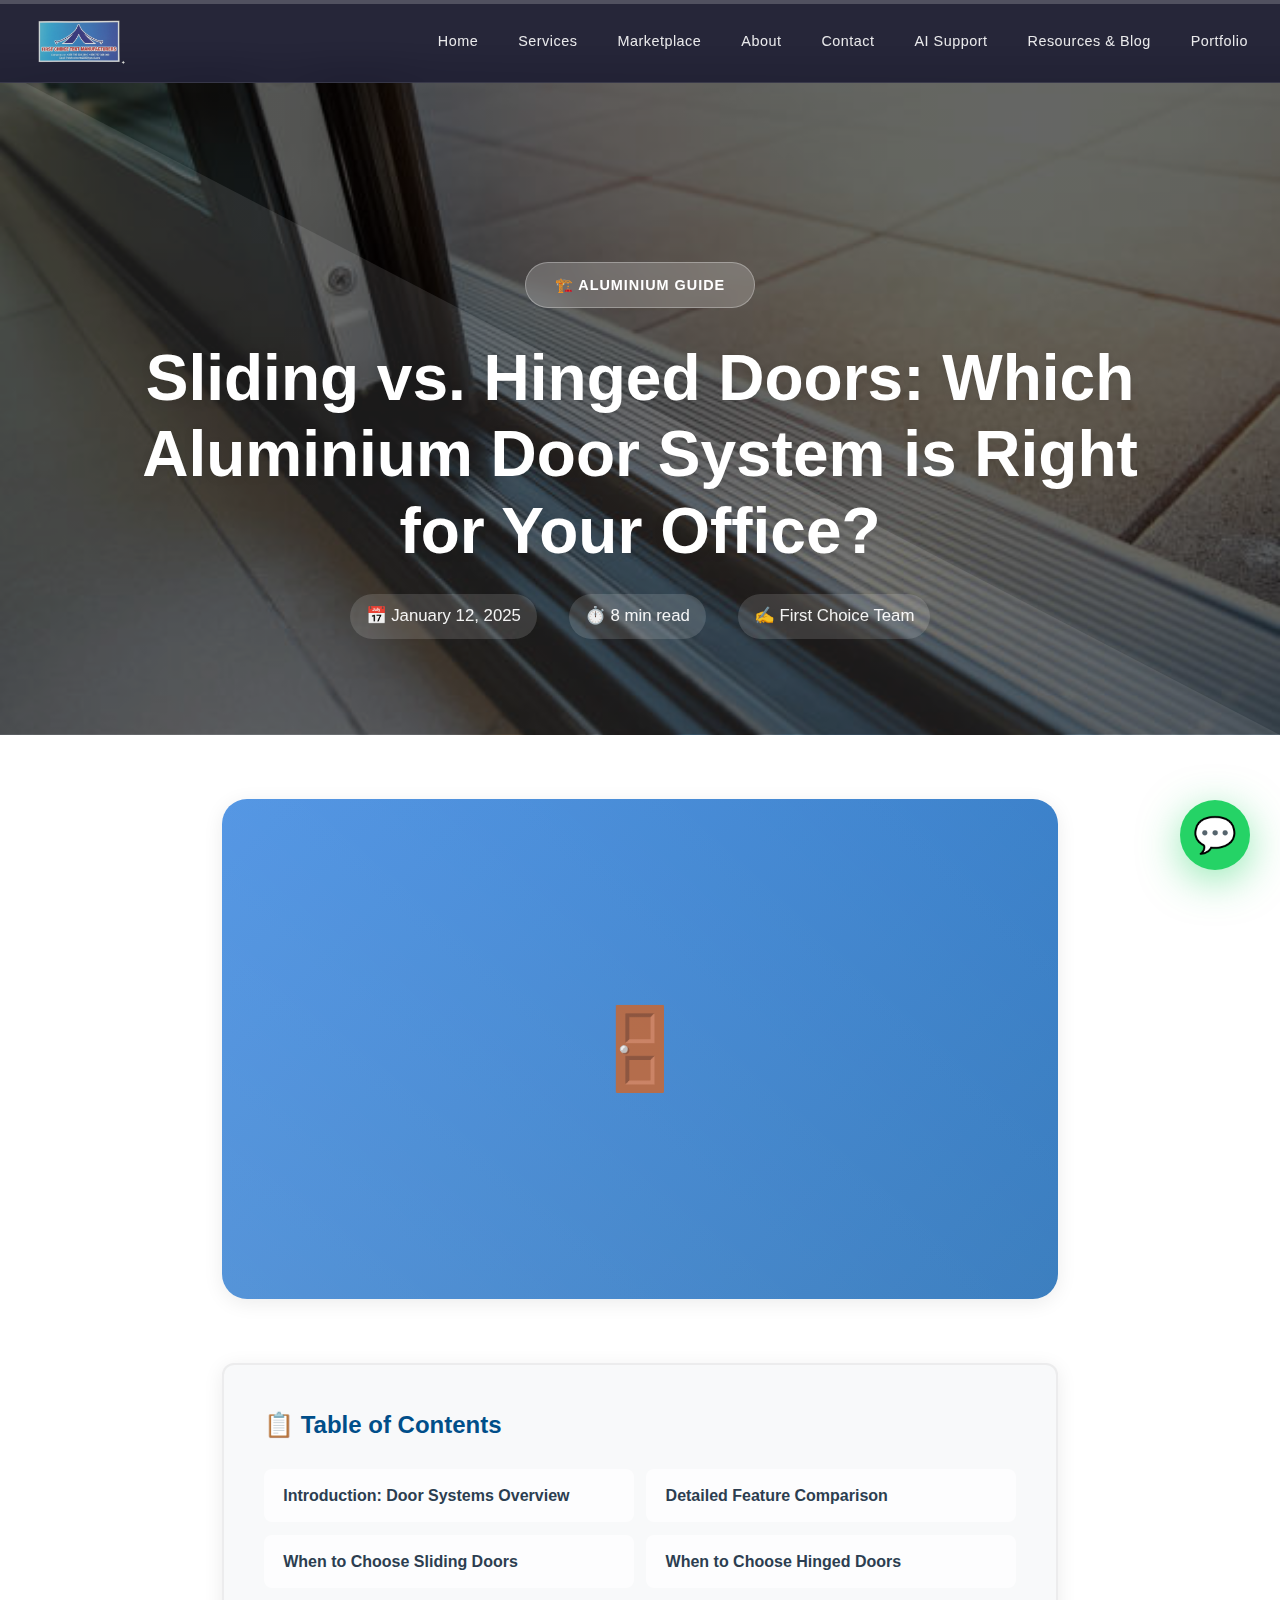
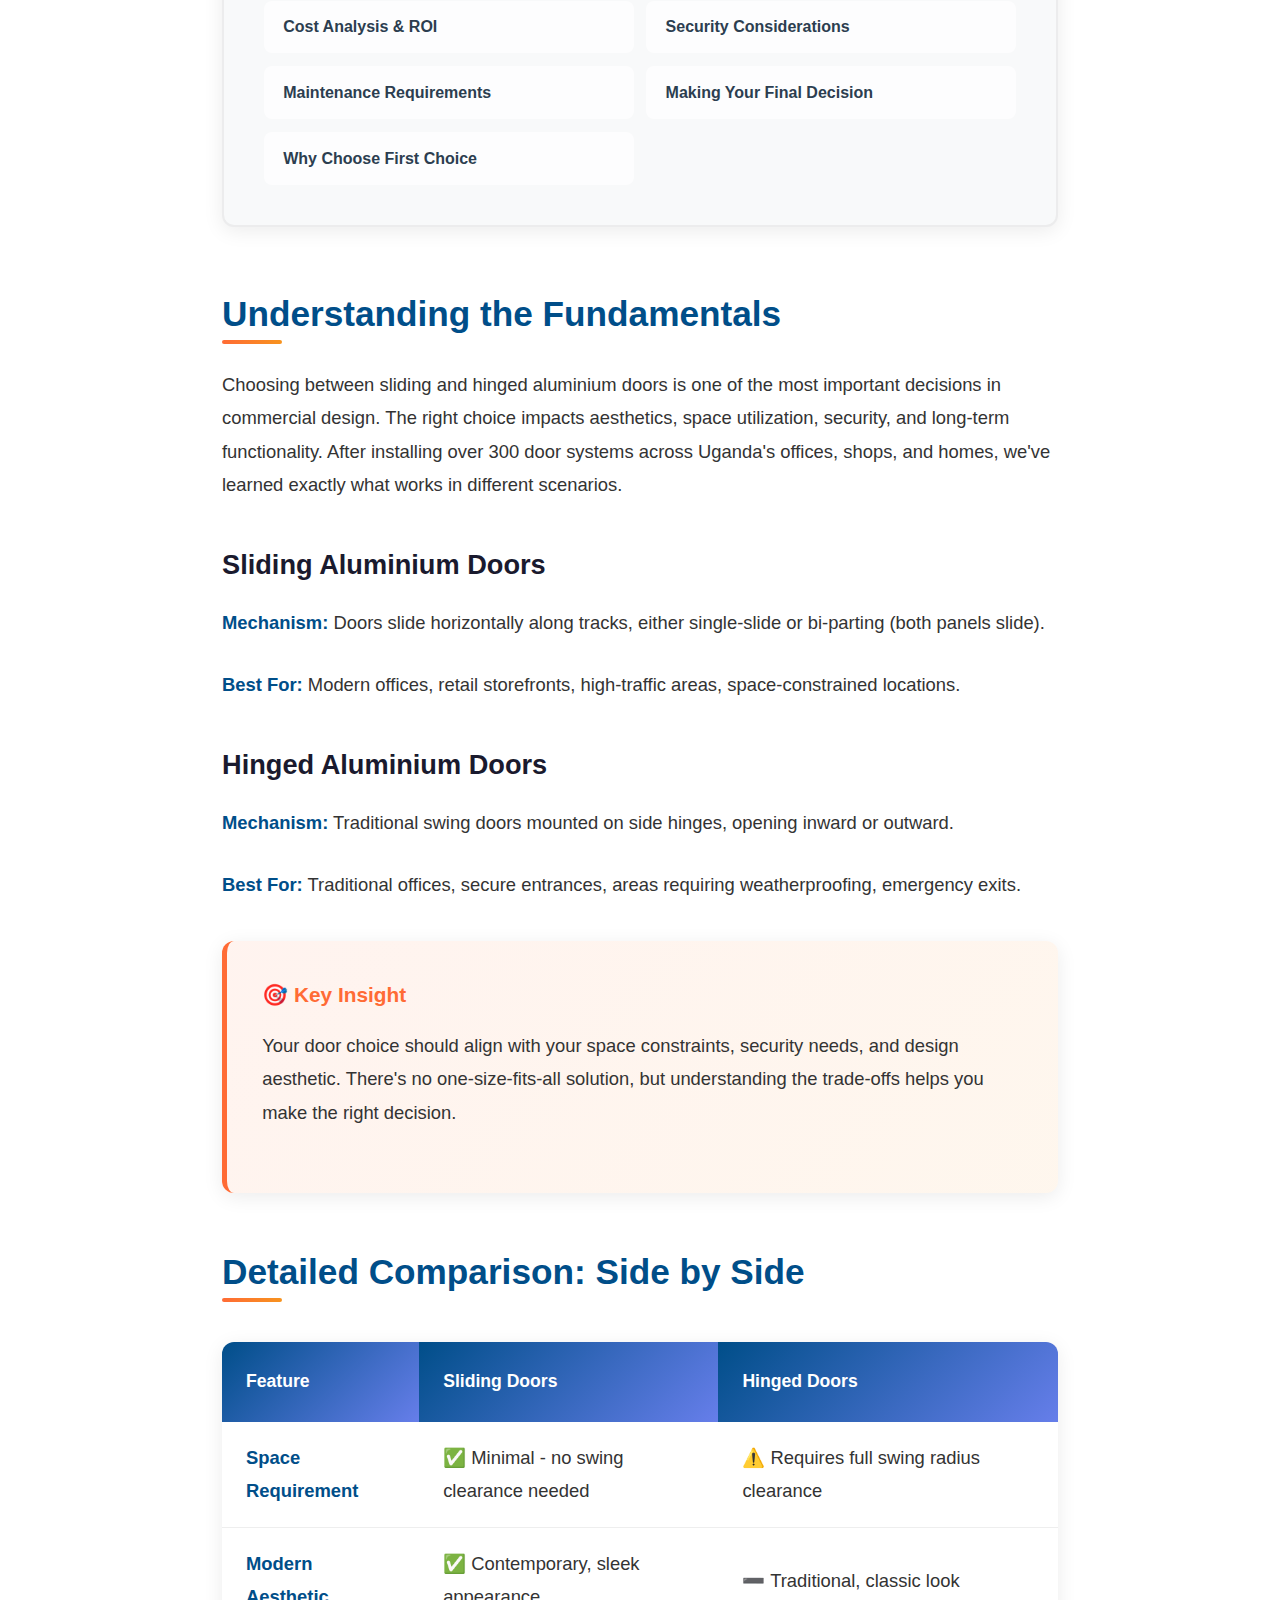
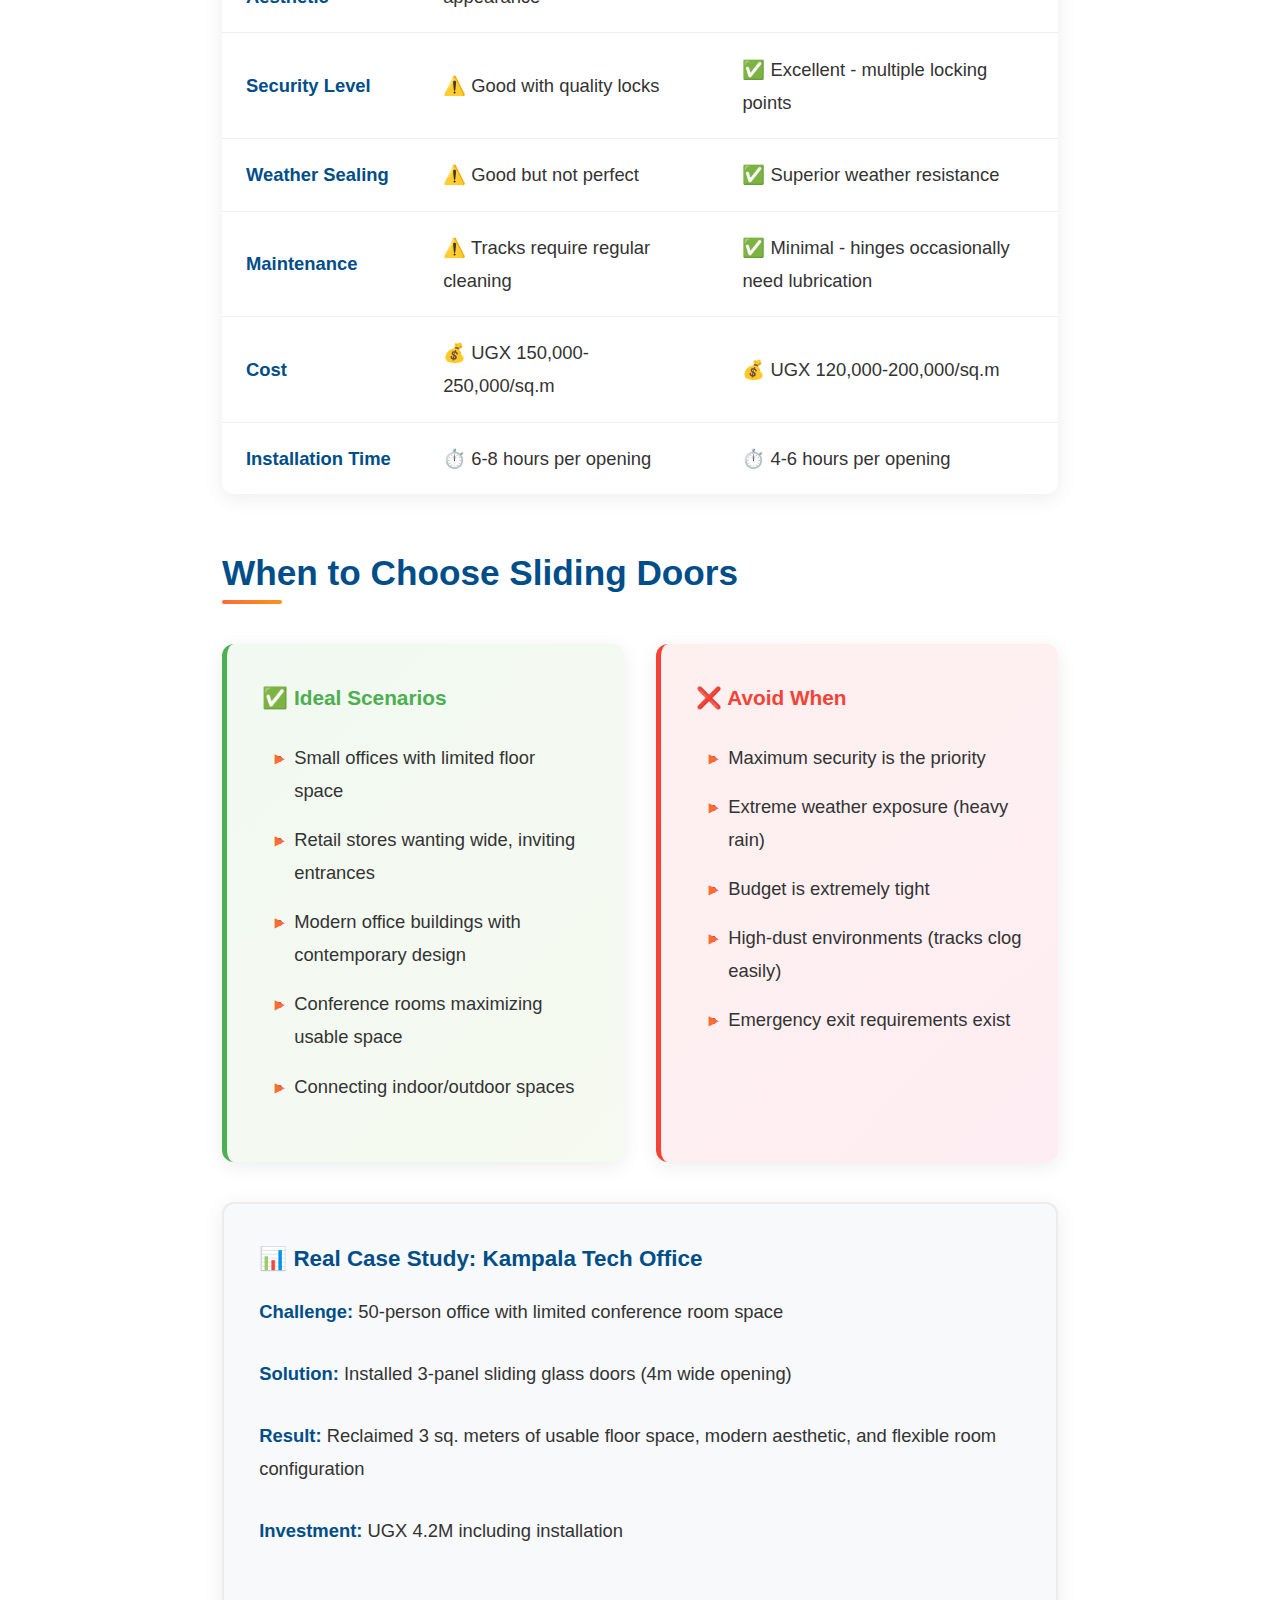
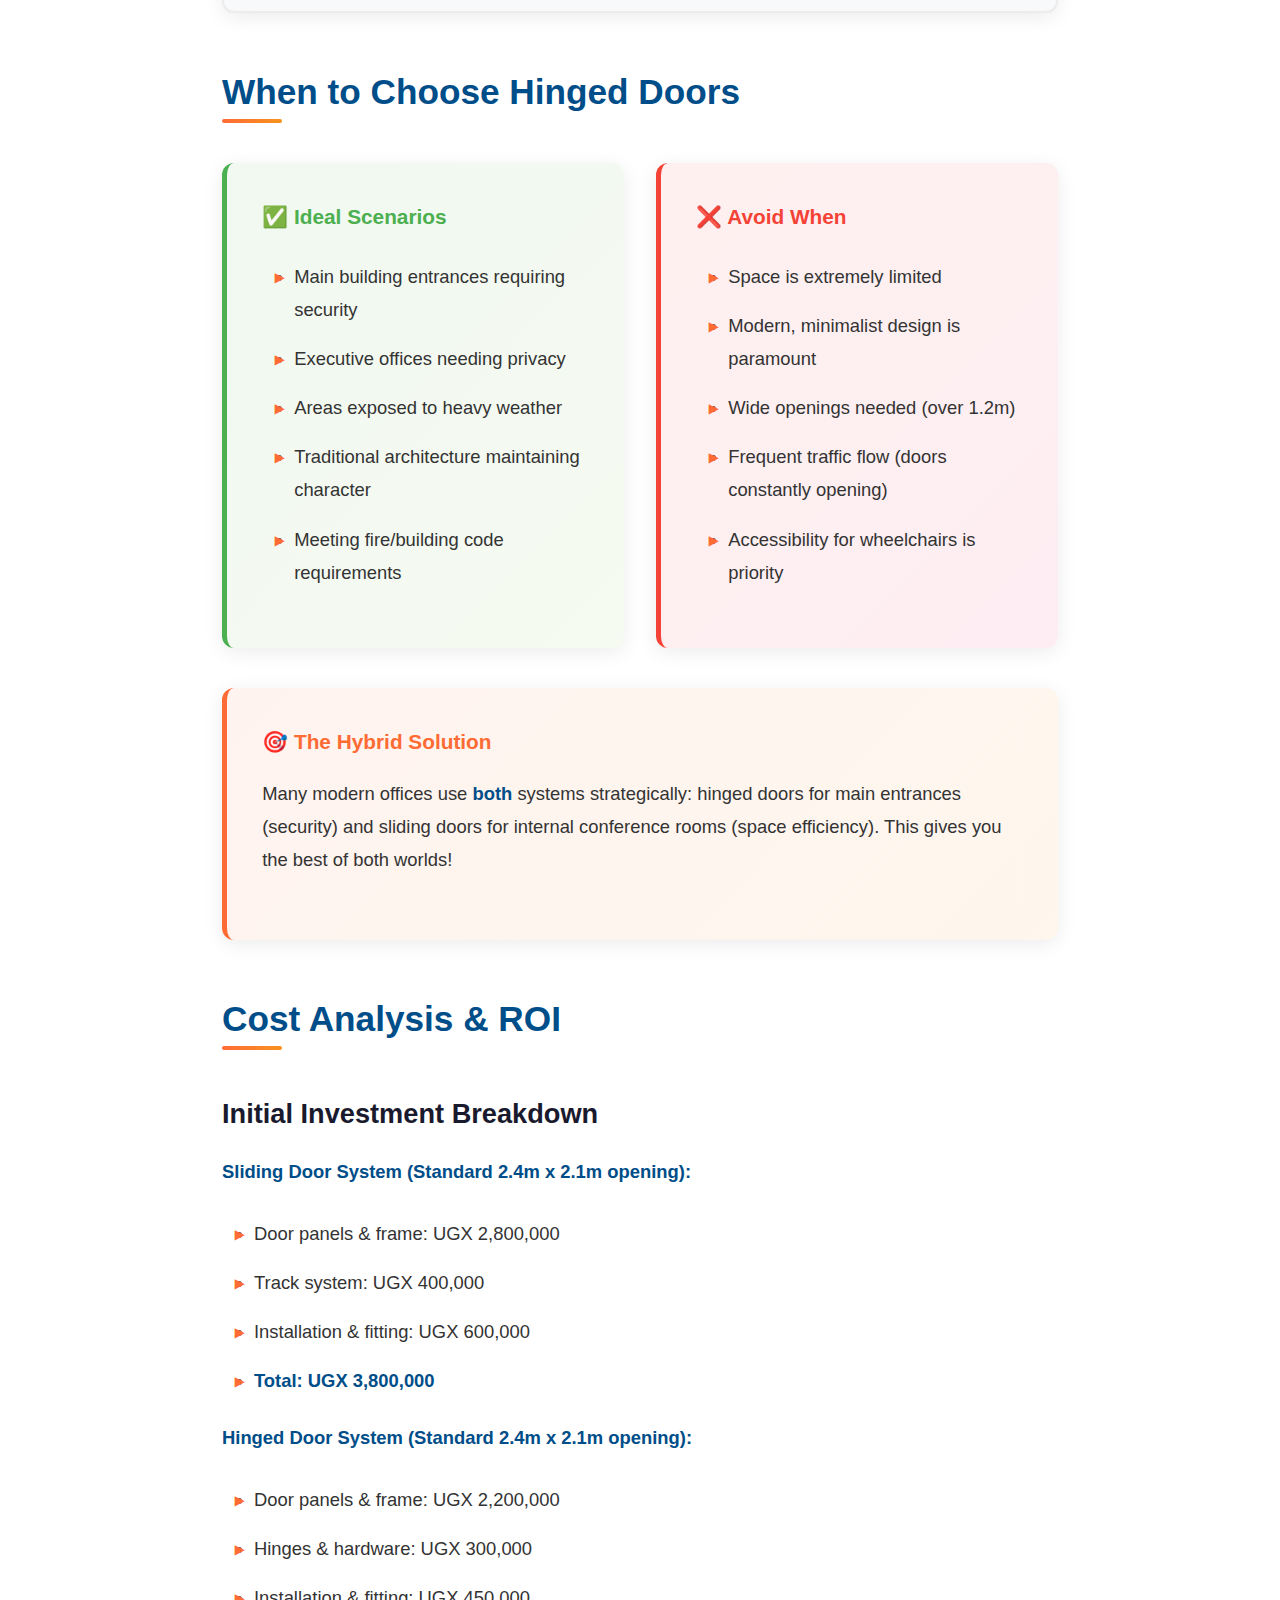
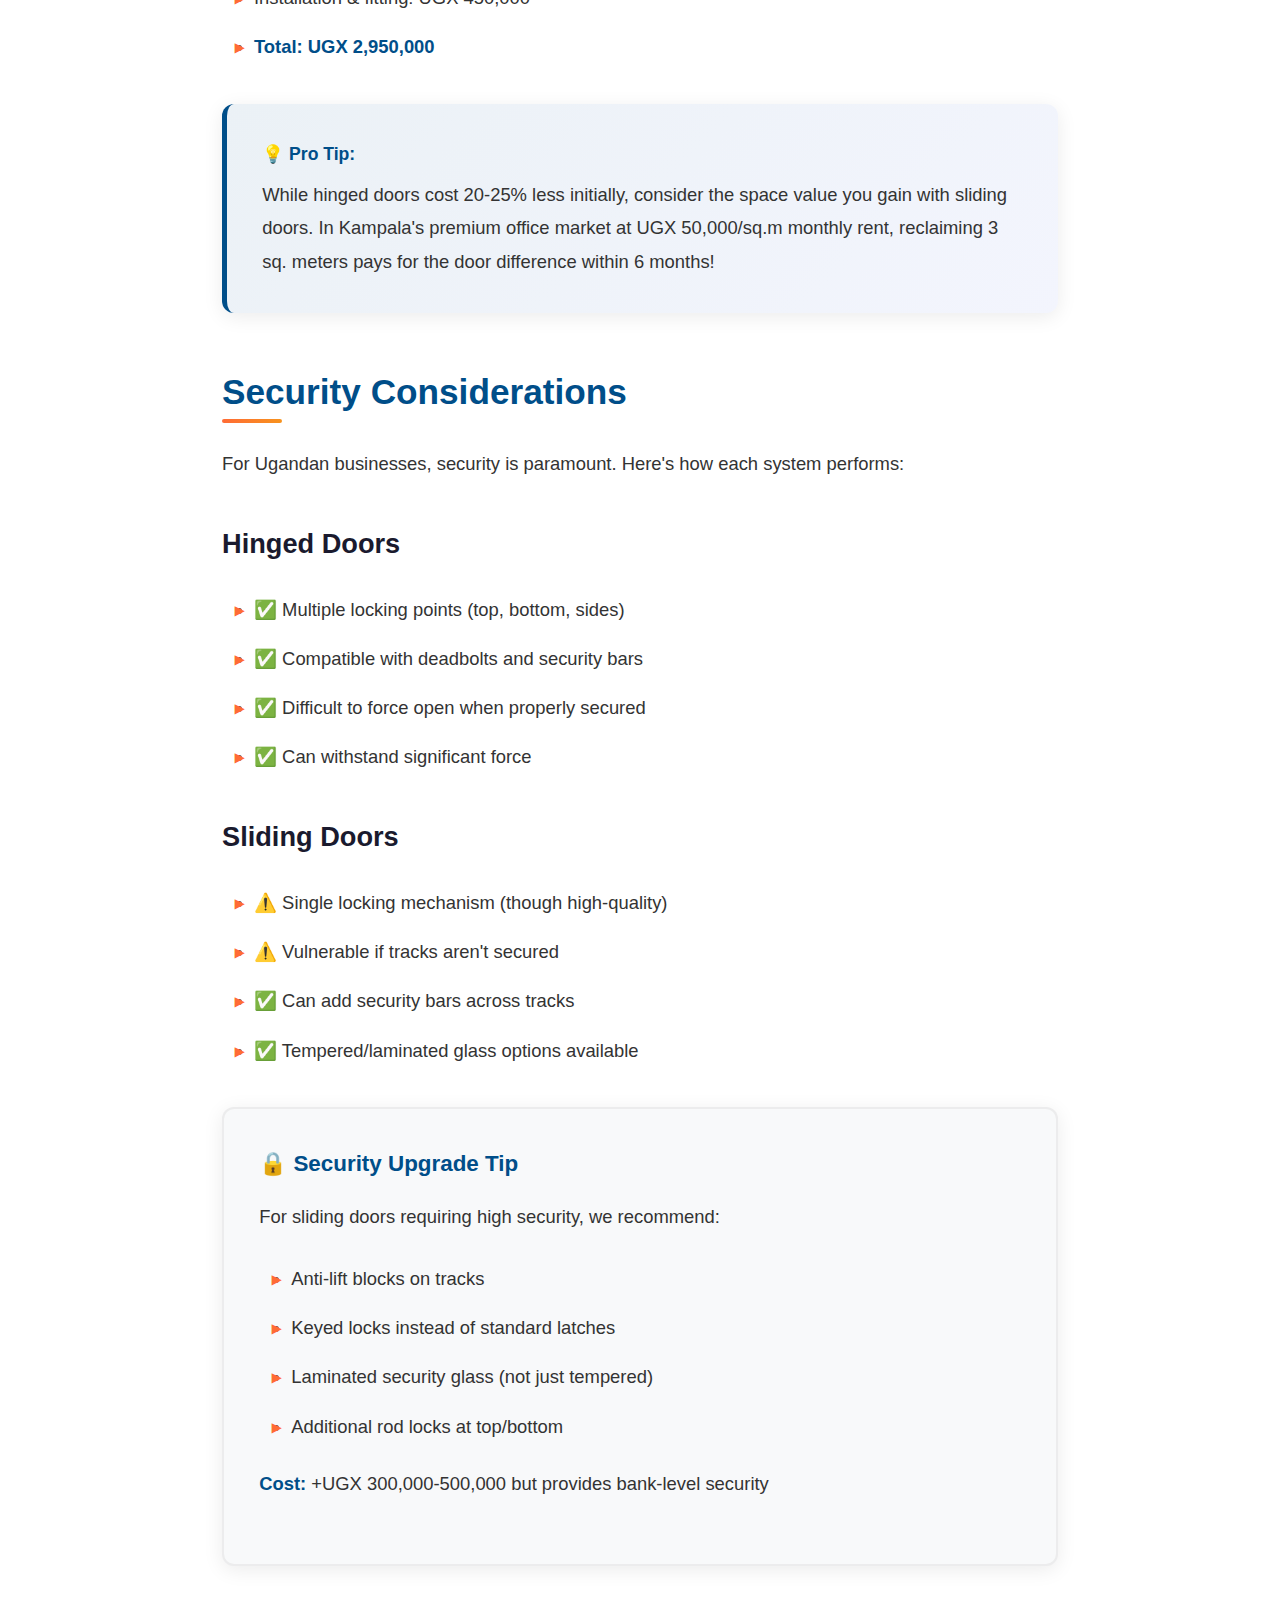
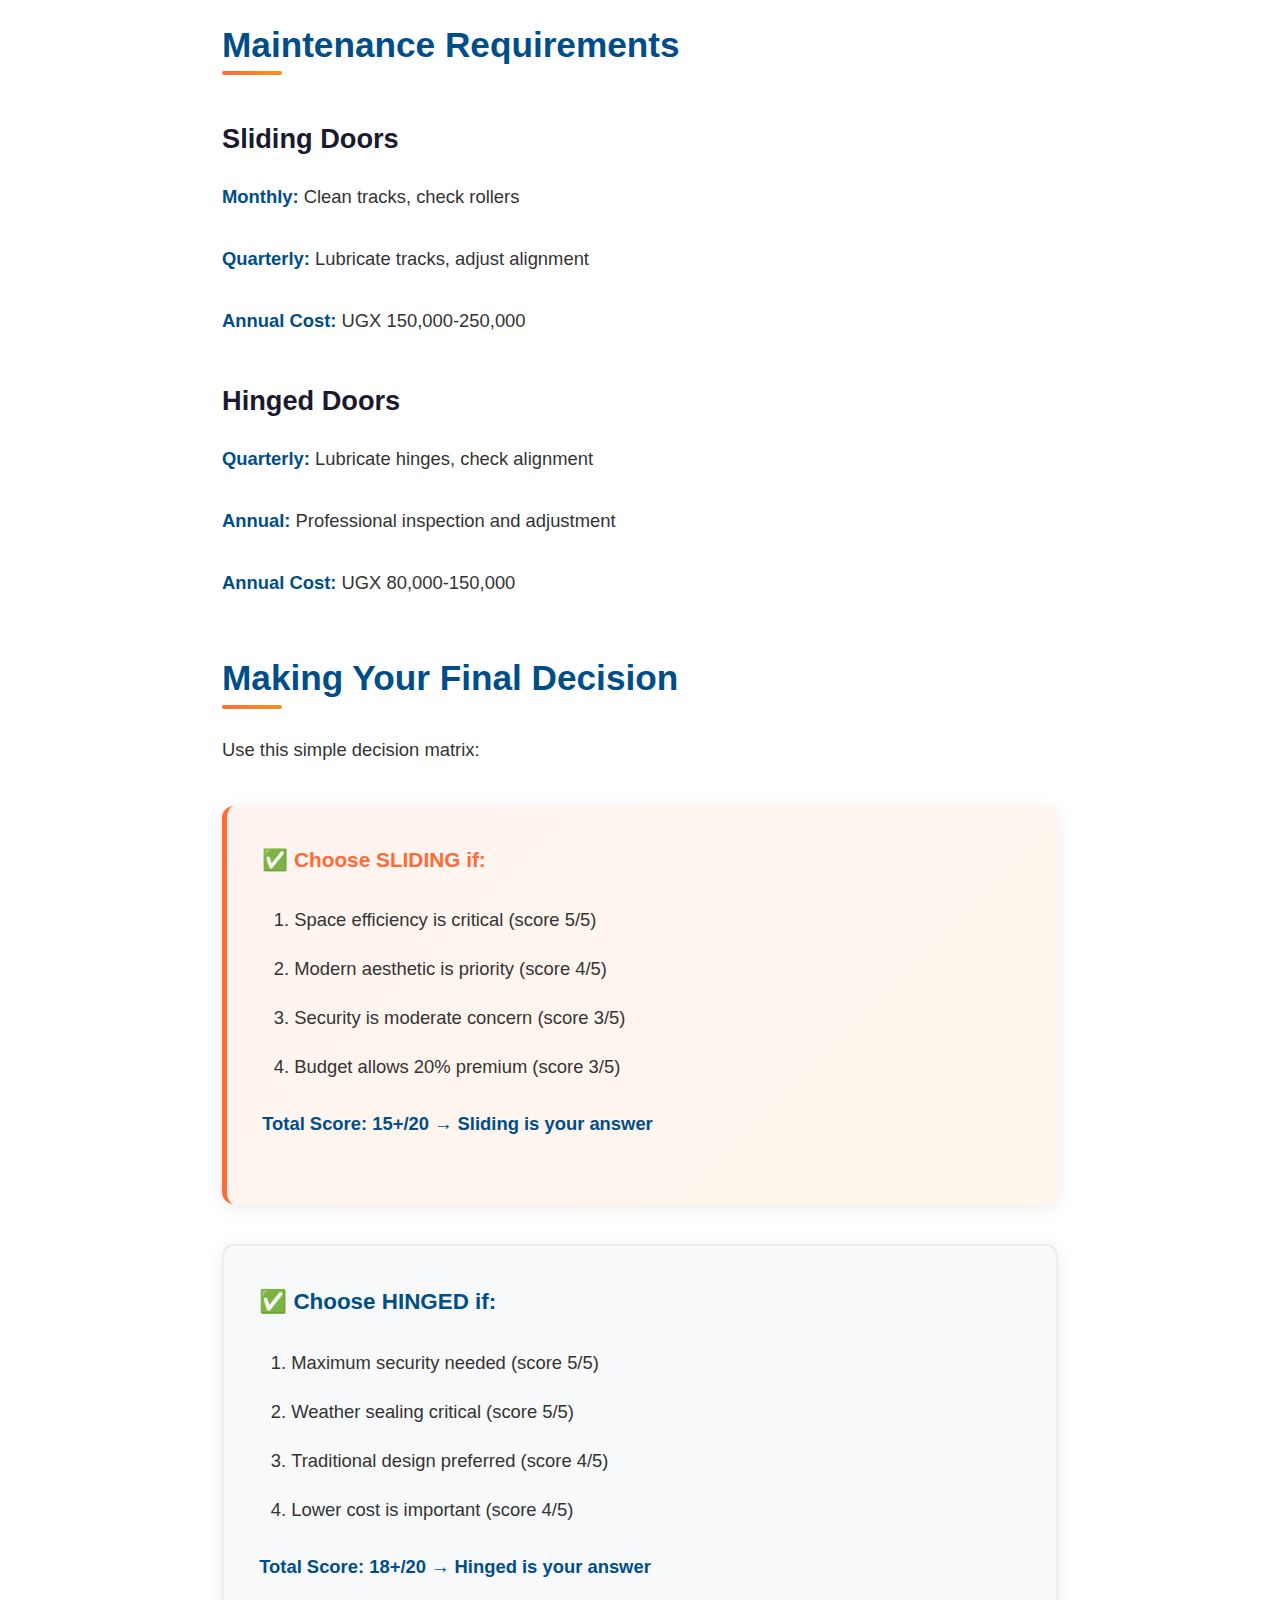
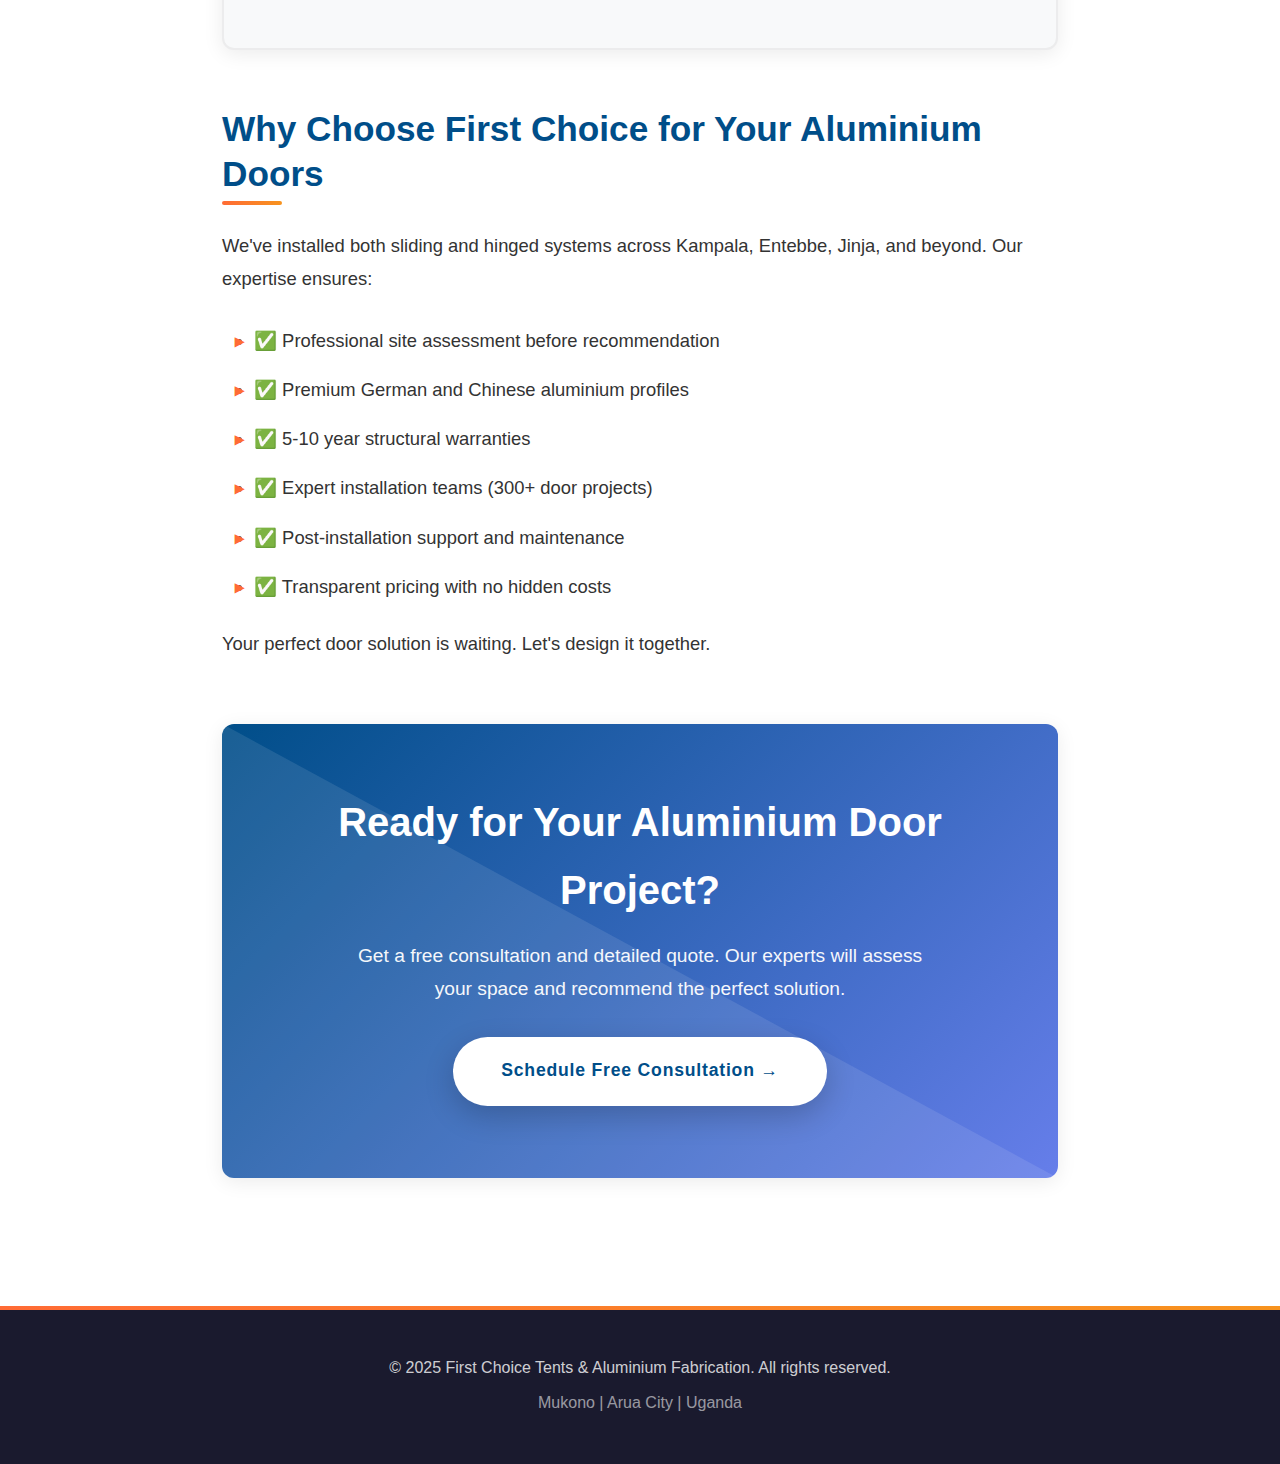
<file: fabricationsblog.html>
<!DOCTYPE html>
<html lang="en">
<head>
    <meta charset="UTF-8">
    <meta name="viewport" content="width=device-width, initial-scale=1.0">
    <title>Sliding vs Hinged Aluminium Doors: Complete Comparison Guide | First Choice</title>
    <meta name="description" content="Expert comparison of sliding vs hinged aluminium doors for Ugandan offices. Learn about space requirements, security, costs, and which system is right for your project.">
    <meta name="keywords" content="aluminium doors Uganda, sliding doors, hinged doors, office doors Kampala, aluminium fabrication">
    <meta name="author" content="First Choice Tents & Aluminium Fabrication">
    
    <!-- Open Graph / Social Media Meta Tags -->
    <meta property="og:title" content="Sliding vs Hinged Aluminium Doors: Complete Comparison Guide | First Choice">
    <meta property="og:description" content="Expert comparison of sliding vs hinged aluminium doors for Ugandan offices. Learn about space, security, costs, and which system is right for your project.">
    <meta property="og:type" content="article">
    <meta property="og:url" content="https://firstchoiceuganda.com/fabricationsblog.html">
    <meta property="og:image" content="https://firstchoiceuganda.com/images/doors-comparison-og.jpg">
    
    <!-- Structured Data for SEO -->
    <script type="application/ld+json">
    {
      "@context": "https://schema.org",
      "@type": "Article",
      "headline": "Sliding vs. Hinged Doors: Which Aluminium Door System is Right for Your Office?",
      "description": "Expert comparison of sliding vs hinged aluminium doors for Ugandan offices. Learn about space requirements, security, costs, and which system is right for your project.",
      "image": "https://firstchoiceuganda.com/images/doors-comparison-og.jpg",
      "author": {
        "@type": "Organization",
        "name": "First Choice Tents & Aluminium Fabrication"
      },
      "publisher": {
        "@type": "Organization",
        "name": "First Choice Tents & Aluminium Fabrication",
        "logo": {
          "@type": "ImageObject",
          "url": "https://firstchoiceuganda.com/logo1.png"
        }
      },
      "datePublished": "2025-01-12",
      "dateModified": "2025-01-12"
    }
    </script>
    
    <link rel="stylesheet" href="styles.css">
    <style>
        * {
            margin: 0;
            padding: 0;
            box-sizing: border-box;
        }

        :root {
            --primary: #FF6B35;
            --secondary: #004E89;
            --accent: #F7931E;
            --dark: #1A1A2E;
            --light: #F8F9FA;
            --text: #2C3E50;
            --success: #2ECC71;
            --warning: #F39C12;
            --danger: #E74C3C;
            --shadow: 0 4px 20px rgba(0, 0, 0, 0.08);
            --shadow-hover: 0 8px 30px rgba(0, 0, 0, 0.12);
            --radius: 12px;
            --transition: all 0.3s cubic-bezier(0.25, 0.8, 0.25, 1);
        }

        body {
            font-family: -apple-system, BlinkMacSystemFont, 'Segoe UI', Roboto, Oxygen, Ubuntu, Cantarell, 'Open Sans', 'Helvetica Neue', sans-serif;
            line-height: 1.7;
            color: var(--text);
            overflow-x: hidden;
            background: white;
            scroll-behavior: smooth;
        }

        /* Enhanced Navigation */
       

        /* Enhanced Article Header */
        .article-header {
            padding: 12rem 2rem 6rem;
            background-image: 
        linear-gradient(
            rgba(0, 0, 0, 0.6), /* Start of overlay (adjust 0.6 for darkness: 0.1 is light, 0.9 is very dark) */
            rgba(0, 0, 0, 0.6)  /* End of overlay */
        ),
        url('Slidding2.jpg'); /* 2. Image URL goes after the gradient */
    
    /* 3. Standard background properties */
    background-size: cover; 
    background-position: center center; 
    background-repeat: no-repeat;
            color: white;
            text-align: center;
            position: relative;
            overflow: hidden;
            margin-top: 70px;
        }

        .article-header:before {
            content: '';
            position: absolute;
            top: 0;
            left: 0;
            right: 0;
            bottom: 0;
            background: url('data:image/svg+xml,<svg xmlns="http://www.w3.org/2000/svg" viewBox="0 0 1000 100" preserveAspectRatio="none"><path d="M0,0 L1000,100 L0,100 Z" fill="rgba(255,255,255,0.1)"></path></svg>');
            background-size: 100% auto;
            background-position: bottom;
            background-repeat: no-repeat;
        }

        .article-category {
            display: inline-block;
            padding: 0.6rem 1.8rem;
            background: rgba(255, 255, 255, 0.2);
            backdrop-filter: blur(10px);
            border-radius: 50px;
            font-size: 0.9rem;
            font-weight: 700;
            margin-bottom: 2rem;
            text-transform: uppercase;
            letter-spacing: 1px;
            border: 1px solid rgba(255, 255, 255, 0.3);
        }

        .article-header h1 {
            font-size: clamp(2.5rem, 5vw, 4rem);
            font-weight: 900;
            margin-bottom: 1.5rem;
            line-height: 1.2;
            max-width: 1000px;
            margin-left: auto;
            margin-right: auto;
            text-shadow: 0 2px 10px rgba(0, 0, 0, 0.1);
        }

        .article-meta {
            display: flex;
            justify-content: center;
            gap: 2rem;
            flex-wrap: wrap;
            font-size: 1.05rem;
            opacity: 0.95;
        }

        .article-meta span {
            display: flex;
            align-items: center;
            gap: 0.5rem;
            background: rgba(255, 255, 255, 0.15);
            padding: 0.5rem 1rem;
            border-radius: 50px;
            backdrop-filter: blur(5px);
        }

        /* Enhanced Article Content */
        .article-container {
            max-width: 900px;
            margin: 0 auto;
            padding: 4rem 2rem;
        }

        .featured-image {
            width: 100%;
            height: 500px;
            background: linear-gradient(135deg, #4A90E2, #357ABD);
            border-radius: 25px;
            display: flex;
            align-items: center;
            justify-content: center;
            font-size: 5rem;
            margin-bottom: 4rem;
            box-shadow: var(--shadow);
            position: relative;
            overflow: hidden;
        }

        .featured-image:before {
            content: '';
            position: absolute;
            top: 0;
            left: 0;
            right: 0;
            bottom: 0;
            background: linear-gradient(45deg, rgba(255,255,255,0.1) 0%, rgba(255,255,255,0) 100%);
        }

        .article-content {
            font-size: 1.15rem;
            line-height: 1.8;
            color: #333;
        }

        .article-content h2 {
            font-size: 2.2rem;
            color: var(--secondary);
            margin: 3.5rem 0 1.5rem;
            font-weight: 800;
            line-height: 1.3;
            position: relative;
            padding-bottom: 0.5rem;
        }

        .article-content h2:after {
            content: '';
            position: absolute;
            bottom: 0;
            left: 0;
            width: 60px;
            height: 4px;
            background: linear-gradient(to right, var(--primary), var(--accent));
            border-radius: 2px;
        }

        .article-content h3 {
            font-size: 1.7rem;
            color: var(--dark);
            margin: 2.5rem 0 1rem;
            font-weight: 700;
        }

        .article-content p {
            margin-bottom: 1.8rem;
        }

        .article-content ul,
        .article-content ol {
            margin: 1.5rem 0;
            padding-left: 2rem;
        }

        .article-content li {
            margin-bottom: 1rem;
            position: relative;
        }

        .article-content ul li:before {
            content: '▸';
            color: var(--primary);
            font-weight: bold;
            position: absolute;
            left: -1.2rem;
        }

        .article-content strong {
            color: var(--secondary);
            font-weight: 700;
        }

        /* Enhanced Comparison Table */
        .comparison-table {
            width: 100%;
            border-collapse: collapse;
            margin: 2.5rem 0;
            background: white;
            border-radius: var(--radius);
            overflow: hidden;
            box-shadow: var(--shadow);
            transition: var(--transition);
        }

        .comparison-table:hover {
            box-shadow: var(--shadow-hover);
        }

        .comparison-table th {
            background: linear-gradient(135deg, var(--secondary), #667eea);
            color: white;
            padding: 1.5rem;
            text-align: left;
            font-weight: 700;
            font-size: 1.1rem;
        }

        .comparison-table td {
            padding: 1.2rem 1.5rem;
            border-bottom: 1px solid #eee;
        }

        .comparison-table tr:last-child td {
            border-bottom: none;
        }

        .comparison-table tr:hover {
            background: var(--light);
        }

        /* Enhanced Pros/Cons Grid */
        .pros-cons-grid {
            display: grid;
            grid-template-columns: 1fr 1fr;
            gap: 2rem;
            margin: 2.5rem 0;
        }

        .pros-box, .cons-box {
            padding: 2.2rem;
            border-radius: var(--radius);
            box-shadow: var(--shadow);
            transition: var(--transition);
        }

        .pros-box:hover, .cons-box:hover {
            transform: translateY(-5px);
            box-shadow: var(--shadow-hover);
        }

        .pros-box {
            background: linear-gradient(135deg, rgba(76, 175, 80, 0.08), rgba(139, 195, 74, 0.08));
            border-left: 5px solid #4CAF50;
        }

        .cons-box {
            background: linear-gradient(135deg, rgba(244, 67, 54, 0.08), rgba(233, 30, 99, 0.08));
            border-left: 5px solid #F44336;
        }

        .pros-box h4, .cons-box h4 {
            font-size: 1.3rem;
            margin-bottom: 1rem;
            font-weight: 700;
            display: flex;
            align-items: center;
            gap: 0.5rem;
        }

        .pros-box h4 {
            color: #4CAF50;
        }

        .cons-box h4 {
            color: #F44336;
        }

        /* Enhanced Content Boxes */
        .highlight-box {
            background: linear-gradient(135deg, rgba(255, 107, 53, 0.08), rgba(247, 147, 31, 0.08));
            border-left: 5px solid var(--primary);
            padding: 2.2rem;
            margin: 2.5rem 0;
            border-radius: var(--radius);
            box-shadow: var(--shadow);
            transition: var(--transition);
        }

        .highlight-box:hover {
            transform: translateY(-5px);
            box-shadow: var(--shadow-hover);
        }

        .highlight-box h4 {
            color: var(--primary);
            font-size: 1.3rem;
            margin-bottom: 1rem;
            font-weight: 700;
            display: flex;
            align-items: center;
            gap: 0.5rem;
        }

        .info-card {
            background: var(--light);
            padding: 2.2rem;
            border-radius: var(--radius);
            margin: 2.5rem 0;
            border: 2px solid rgba(224, 224, 224, 0.5);
            box-shadow: var(--shadow);
            transition: var(--transition);
        }

        .info-card:hover {
            transform: translateY(-5px);
            box-shadow: var(--shadow-hover);
        }

        .info-card h4 {
            color: var(--secondary);
            font-size: 1.4rem;
            margin-bottom: 1rem;
            font-weight: 700;
            display: flex;
            align-items: center;
            gap: 0.5rem;
        }

        .tip-box {
            background: linear-gradient(135deg, rgba(0, 78, 137, 0.08), rgba(102, 126, 234, 0.08));
            border-left: 5px solid var(--secondary);
            padding: 2.2rem;
            margin: 2.5rem 0;
            border-radius: var(--radius);
            position: relative;
            box-shadow: var(--shadow);
            transition: var(--transition);
        }

        .tip-box:hover {
            transform: translateY(-5px);
            box-shadow: var(--shadow-hover);
        }

        .tip-box::before {
            content: '💡 Pro Tip:';
            display: block;
            font-weight: 700;
            color: var(--secondary);
            margin-bottom: 0.5rem;
            font-size: 1.1rem;
        }

        /* Enhanced CTA Section */
        .article-cta {
            background: linear-gradient(135deg, var(--secondary), #667eea);
            padding: 4rem;
            border-radius: var(--radius);
            text-align: center;
            color: white;
            margin: 4rem 0;
            position: relative;
            overflow: hidden;
            box-shadow: var(--shadow);
        }

        .article-cta:before {
            content: '';
            position: absolute;
            top: 0;
            left: 0;
            right: 0;
            bottom: 0;
            background: url('data:image/svg+xml,<svg xmlns="http://www.w3.org/2000/svg" viewBox="0 0 1000 100" preserveAspectRatio="none"><path d="M0,0 L1000,100 L0,100 Z" fill="rgba(255,255,255,0.1)"></path></svg>');
            background-size: 100% auto;
            background-position: bottom;
            background-repeat: no-repeat;
        }

        .article-cta h3 {
            font-size: 2.5rem;
            margin-bottom: 1rem;
            font-weight: 800;
            color: white;
            position: relative;
        }

        .article-cta p {
            font-size: 1.2rem;
            margin-bottom: 2rem;
            opacity: 0.95;
            position: relative;
            max-width: 600px;
            margin-left: auto;
            margin-right: auto;
        }

        .btn {
            display: inline-block;
            padding: 1.2rem 3rem;
            border-radius: 60px;
            font-size: 1.1rem;
            font-weight: 600;
            text-decoration: none;
            transition: var(--transition);
            position: relative;
            border: none;
            cursor: pointer;
        }

        .btn-primary {
            background: white;
            color: var(--secondary);
            box-shadow: 0 10px 30px rgba(0, 0, 0, 0.2);
        }

        .btn-primary:hover {
            transform: translateY(-3px);
            box-shadow: 0 15px 40px rgba(0, 0, 0, 0.3);
        }

        /* Table of Contents */
        .table-of-contents {
            background: var(--light);
            padding: 2.5rem;
            border-radius: var(--radius);
            margin-bottom: 4rem;
            border: 2px solid rgba(224, 224, 224, 0.5);
            box-shadow: var(--shadow);
        }

        .table-of-contents h3 {
            color: var(--secondary);
            font-size: 1.5rem;
            margin-bottom: 1.5rem;
            font-weight: 700;
            display: flex;
            align-items: center;
            gap: 0.5rem;
        }

        .table-of-contents ul {
            list-style: none;
            padding: 0;
            display: grid;
            grid-template-columns: repeat(auto-fill, minmax(300px, 1fr));
            gap: 0.8rem;
        }

        .table-of-contents li {
            margin-bottom: 0;
        }

        .table-of-contents a {
            color: var(--text);
            text-decoration: none;
            font-weight: 600;
            transition: var(--transition);
            display: block;
            padding: 0.8rem 1.2rem;
            border-radius: 8px;
            background: rgba(255, 255, 255, 0.7);
        }

        .table-of-contents a:hover {
            color: var(--primary);
            background: white;
            box-shadow: 0 4px 12px rgba(0, 0, 0, 0.08);
            transform: translateX(5px);
        }

        /* Progress Bar */
        .reading-progress {
            position: fixed;
            top: 0;
            left: 0;
            width: 100%;
            height: 4px;
            background: rgba(255, 255, 255, 0.2);
            z-index: 1001;
        }

        .reading-progress-bar {
            height: 100%;
            background: linear-gradient(to right, var(--primary), var(--accent));
            width: 0%;
            transition: width 0.3s ease;
        }

        /* Back to Top Button */
        .back-to-top {
            position: fixed;
            bottom: 100px;
            right: 30px;
            width: 50px;
            height: 50px;
            background: var(--primary);
            color: white;
            border-radius: 50%;
            display: flex;
            align-items: center;
            justify-content: center;
            font-size: 1.5rem;
            cursor: pointer;
            box-shadow: 0 5px 20px rgba(255, 107, 53, 0.4);
            z-index: 998;
            opacity: 0;
            visibility: hidden;
            transition: var(--transition);
        }

        .back-to-top.show {
            opacity: 1;
            visibility: visible;
        }

        .back-to-top:hover {
            background: var(--accent);
            transform: translateY(-3px);
        }

        /* WhatsApp Float */
        .whatsapp-float {
            position: fixed;
            bottom: 30px;
            right: 30px;
            width: 70px;
            height: 70px;
            background: #25D366;
            border-radius: 50%;
            display: flex;
            align-items: center;
            justify-content: center;
            font-size: 2.2rem;
            color: white;
            box-shadow: 0 10px 40px rgba(37, 211, 102, 0.5);
            z-index: 999;
            text-decoration: none;
            animation: pulse 2s infinite;
            transition: var(--transition);
        }

        .whatsapp-float:hover {
            transform: scale(1.1);
            box-shadow: 0 15px 50px rgba(37, 211, 102, 0.7);
        }

        @keyframes pulse {
            0%, 100% { transform: scale(1); }
            50% { transform: scale(1.1); }
        }

        /* Footer */
        footer {
            background: var(--dark);
            color: rgba(255, 255, 255, 0.8);
            text-align: center;
            padding: 3rem 2rem;
            position: relative;
        }

        footer:before {
            content: '';
            position: absolute;
            top: 0;
            left: 0;
            right: 0;
            height: 4px;
            background: linear-gradient(to right, var(--primary), var(--accent));
        }

        /* Responsive */
        @media (max-width: 968px) {
            .article-header h1 {
                font-size: 2rem;
            }

            .featured-image {
                height: 300px;
                font-size: 3rem;
            }

            .article-content h2 {
                font-size: 1.8rem;
            }

            .pros-cons-grid {
                grid-template-columns: 1fr;
            }

            .table-of-contents ul {
                grid-template-columns: 1fr;
            }

            .nav-links {
                display: none;
                position: absolute;
                top: 100%;
                left: 0;
                width: 100%;
                background: rgba(26, 26, 46, 0.98);
                backdrop-filter: blur(20px);
                flex-direction: column;
                padding: 2rem;
                gap: 1.5rem;
            }

            .nav-links.show {
                display: flex;
            }

            .mobile-menu {
                display: block;
            }
        }

        @media (max-width: 600px) {
            .article-header {
                padding: 10rem 1.5rem 4rem;
            }

            .article-container {
                padding: 3rem 1.5rem;
            }

            .article-cta {
                padding: 2.5rem 1.5rem;
            }

            .article-cta h3 {
                font-size: 1.8rem;
            }

            .table-of-contents {
                padding: 1.5rem;
            }

            .whatsapp-float {
                width: 60px;
                height: 60px;
                font-size: 1.8rem;
                bottom: 20px;
                right: 20px;
            }

            .back-to-top {
                width: 45px;
                height: 45px;
                font-size: 1.3rem;
                bottom: 90px;
                right: 20px;
            }
        }
    </style>
</head>
<body>
    <!-- Reading Progress Bar -->
    <div class="reading-progress">
        <div class="reading-progress-bar" id="readingProgress"></div>
    </div>

    <!-- Back to Top Button -->
    <div class="back-to-top" id="backToTop">↑</div>

    <nav id="navbar">
        <div class="nav-container">
            <a href="index.html" class="logo">
                <img src="logo1.png" alt="First Choice & aluminium Fabrication Logo" class="logo-image">
            </a>
            <ul class="nav-links" id="navLinks">
                <li><a href="index.html">Home</a></li>
                <li><a href="services.html">Services</a></li>
                <li><a href="market.html">Marketplace</a></li>
                <li><a href="about.html">About</a></li>
                <li><a href="contact.html">Contact</a></li>
                <li><a href="support.html">AI Support</a></li>
                <li><a href="resources.html">Resources & Blog</a></li>
                <li><a href="Portfolio.html">Portfolio</a></li>
            </ul>
            <div class="mobile-menu" id="mobileMenu">☰</div>
        </div>
    </nav>

    <header class="article-header">
        <span class="article-category">🏗️ Aluminium Guide</span>
        <h1>Sliding vs. Hinged Doors: Which Aluminium Door System is Right for Your Office?</h1>
        <div class="article-meta">
            <span>📅 January 12, 2025</span>
            <span>⏱️ 8 min read</span>
            <span>✍️ First Choice Team</span>
        </div>
    </header>

    <div class="article-container">
        <div class="featured-image">
            🚪
        </div>

        <div class="table-of-contents">
            <h3>📋 Table of Contents</h3>
            <ul>
                <li><a href="#introduction">Introduction: Door Systems Overview</a></li>
                <li><a href="#comparison">Detailed Feature Comparison</a></li>
                <li><a href="#sliding-doors">When to Choose Sliding Doors</a></li>
                <li><a href="#hinged-doors">When to Choose Hinged Doors</a></li>
                <li><a href="#cost-analysis">Cost Analysis & ROI</a></li>
                <li><a href="#security">Security Considerations</a></li>
                <li><a href="#maintenance">Maintenance Requirements</a></li>
                <li><a href="#decision">Making Your Final Decision</a></li>
                <li><a href="#why-us">Why Choose First Choice</a></li>
            </ul>
        </div>

        <article class="article-content">
            <h2 id="introduction">Understanding the Fundamentals</h2>
            
            <p>Choosing between sliding and hinged aluminium doors is one of the most important decisions in commercial design. The right choice impacts aesthetics, space utilization, security, and long-term functionality. After installing over 300 door systems across Uganda's offices, shops, and homes, we've learned exactly what works in different scenarios.</p>

            <h3>Sliding Aluminium Doors</h3>
            <p><strong>Mechanism:</strong> Doors slide horizontally along tracks, either single-slide or bi-parting (both panels slide).</p>
            <p><strong>Best For:</strong> Modern offices, retail storefronts, high-traffic areas, space-constrained locations.</p>

            <h3>Hinged Aluminium Doors</h3>
            <p><strong>Mechanism:</strong> Traditional swing doors mounted on side hinges, opening inward or outward.</p>
            <p><strong>Best For:</strong> Traditional offices, secure entrances, areas requiring weatherproofing, emergency exits.</p>

            <div class="highlight-box">
                <h4>🎯 Key Insight</h4>
                <p>Your door choice should align with your space constraints, security needs, and design aesthetic. There's no one-size-fits-all solution, but understanding the trade-offs helps you make the right decision.</p>
            </div>

            <h2 id="comparison">Detailed Comparison: Side by Side</h2>

            <table class="comparison-table">
                <tr>
                    <th>Feature</th>
                    <th>Sliding Doors</th>
                    <th>Hinged Doors</th>
                </tr>
                <tr>
                    <td><strong>Space Requirement</strong></td>
                    <td>✅ Minimal - no swing clearance needed</td>
                    <td>⚠️ Requires full swing radius clearance</td>
                </tr>
                <tr>
                    <td><strong>Modern Aesthetic</strong></td>
                    <td>✅ Contemporary, sleek appearance</td>
                    <td>➖ Traditional, classic look</td>
                </tr>
                <tr>
                    <td><strong>Security Level</strong></td>
                    <td>⚠️ Good with quality locks</td>
                    <td>✅ Excellent - multiple locking points</td>
                </tr>
                <tr>
                    <td><strong>Weather Sealing</strong></td>
                    <td>⚠️ Good but not perfect</td>
                    <td>✅ Superior weather resistance</td>
                </tr>
                <tr>
                    <td><strong>Maintenance</strong></td>
                    <td>⚠️ Tracks require regular cleaning</td>
                    <td>✅ Minimal - hinges occasionally need lubrication</td>
                </tr>
                <tr>
                    <td><strong>Cost</strong></td>
                    <td>💰 UGX 150,000-250,000/sq.m</td>
                    <td>💰 UGX 120,000-200,000/sq.m</td>
                </tr>
                <tr>
                    <td><strong>Installation Time</strong></td>
                    <td>⏱️ 6-8 hours per opening</td>
                    <td>⏱️ 4-6 hours per opening</td>
                </tr>
            </table>

            <h2 id="sliding-doors">When to Choose Sliding Doors</h2>

            <div class="pros-cons-grid">
                <div class="pros-box">
                    <h4>✅ Ideal Scenarios</h4>
                    <ul>
                        <li>Small offices with limited floor space</li>
                        <li>Retail stores wanting wide, inviting entrances</li>
                        <li>Modern office buildings with contemporary design</li>
                        <li>Conference rooms maximizing usable space</li>
                        <li>Connecting indoor/outdoor spaces</li>
                    </ul>
                </div>

                <div class="cons-box">
                    <h4>❌ Avoid When</h4>
                    <ul>
                        <li>Maximum security is the priority</li>
                        <li>Extreme weather exposure (heavy rain)</li>
                        <li>Budget is extremely tight</li>
                        <li>High-dust environments (tracks clog easily)</li>
                        <li>Emergency exit requirements exist</li>
                    </ul>
                </div>
            </div>

            <div class="info-card">
                <h4>📊 Real Case Study: Kampala Tech Office</h4>
                <p><strong>Challenge:</strong> 50-person office with limited conference room space</p>
                <p><strong>Solution:</strong> Installed 3-panel sliding glass doors (4m wide opening)</p>
                <p><strong>Result:</strong> Reclaimed 3 sq. meters of usable floor space, modern aesthetic, and flexible room configuration</p>
                <p><strong>Investment:</strong> UGX 4.2M including installation</p>
            </div>

            <h2 id="hinged-doors">When to Choose Hinged Doors</h2>

            <div class="pros-cons-grid">
                <div class="pros-box">
                    <h4>✅ Ideal Scenarios</h4>
                    <ul>
                        <li>Main building entrances requiring security</li>
                        <li>Executive offices needing privacy</li>
                        <li>Areas exposed to heavy weather</li>
                        <li>Traditional architecture maintaining character</li>
                        <li>Meeting fire/building code requirements</li>
                    </ul>
                </div>

                <div class="cons-box">
                    <h4>❌ Avoid When</h4>
                    <ul>
                        <li>Space is extremely limited</li>
                        <li>Modern, minimalist design is paramount</li>
                        <li>Wide openings needed (over 1.2m)</li>
                        <li>Frequent traffic flow (doors constantly opening)</li>
                        <li>Accessibility for wheelchairs is priority</li>
                    </ul>
                </div>
            </div>

            <div class="highlight-box">
                <h4>🎯 The Hybrid Solution</h4>
                <p>Many modern offices use <strong>both</strong> systems strategically: hinged doors for main entrances (security) and sliding doors for internal conference rooms (space efficiency). This gives you the best of both worlds!</p>
            </div>

            <h2 id="cost-analysis">Cost Analysis & ROI</h2>

            <h3>Initial Investment Breakdown</h3>
            <p><strong>Sliding Door System (Standard 2.4m x 2.1m opening):</strong></p>
            <ul>
                <li>Door panels & frame: UGX 2,800,000</li>
                <li>Track system: UGX 400,000</li>
                <li>Installation & fitting: UGX 600,000</li>
                <li><strong>Total: UGX 3,800,000</strong></li>
            </ul>

            <p><strong>Hinged Door System (Standard 2.4m x 2.1m opening):</strong></p>
            <ul>
                <li>Door panels & frame: UGX 2,200,000</li>
                <li>Hinges & hardware: UGX 300,000</li>
                <li>Installation & fitting: UGX 450,000</li>
                <li><strong>Total: UGX 2,950,000</strong></li>
            </ul>

            <div class="tip-box">
                While hinged doors cost 20-25% less initially, consider the space value you gain with sliding doors. In Kampala's premium office market at UGX 50,000/sq.m monthly rent, reclaiming 3 sq. meters pays for the door difference within 6 months!
            </div>

            <h2 id="security">Security Considerations</h2>

            <p>For Ugandan businesses, security is paramount. Here's how each system performs:</p>

            <h3>Hinged Doors</h3>
            <ul>
                <li>✅ Multiple locking points (top, bottom, sides)</li>
                <li>✅ Compatible with deadbolts and security bars</li>
                <li>✅ Difficult to force open when properly secured</li>
                <li>✅ Can withstand significant force</li>
            </ul>

            <h3>Sliding Doors</h3>
            <ul>
                <li>⚠️ Single locking mechanism (though high-quality)</li>
                <li>⚠️ Vulnerable if tracks aren't secured</li>
                <li>✅ Can add security bars across tracks</li>
                <li>✅ Tempered/laminated glass options available</li>
            </ul>

            <div class="info-card">
                <h4>🔒 Security Upgrade Tip</h4>
                <p>For sliding doors requiring high security, we recommend:</p>
                <ul>
                    <li>Anti-lift blocks on tracks</li>
                    <li>Keyed locks instead of standard latches</li>
                    <li>Laminated security glass (not just tempered)</li>
                    <li>Additional rod locks at top/bottom</li>
                </ul>
                <p><strong>Cost:</strong> +UGX 300,000-500,000 but provides bank-level security</p>
            </div>

            <h2 id="maintenance">Maintenance Requirements</h2>

            <h3>Sliding Doors</h3>
            <p><strong>Monthly:</strong> Clean tracks, check rollers</p>
            <p><strong>Quarterly:</strong> Lubricate tracks, adjust alignment</p>
            <p><strong>Annual Cost:</strong> UGX 150,000-250,000</p>

            <h3>Hinged Doors</h3>
            <p><strong>Quarterly:</strong> Lubricate hinges, check alignment</p>
            <p><strong>Annual:</strong> Professional inspection and adjustment</p>
            <p><strong>Annual Cost:</strong> UGX 80,000-150,000</p>

            <h2 id="decision">Making Your Final Decision</h2>

            <p>Use this simple decision matrix:</p>

            <div class="highlight-box">
                <h4>✅ Choose SLIDING if:</h4>
                <ol>
                    <li>Space efficiency is critical (score 5/5)</li>
                    <li>Modern aesthetic is priority (score 4/5)</li>
                    <li>Security is moderate concern (score 3/5)</li>
                    <li>Budget allows 20% premium (score 3/5)</li>
                </ol>
                <p><strong>Total Score: 15+/20 → Sliding is your answer</strong></p>
            </div>

            <div class="info-card">
                <h4>✅ Choose HINGED if:</h4>
                <ol>
                    <li>Maximum security needed (score 5/5)</li>
                    <li>Weather sealing critical (score 5/5)</li>
                    <li>Traditional design preferred (score 4/5)</li>
                    <li>Lower cost is important (score 4/5)</li>
                </ol>
                <p><strong>Total Score: 18+/20 → Hinged is your answer</strong></p>
            </div>

            <h2 id="why-us">Why Choose First Choice for Your Aluminium Doors</h2>

            <p>We've installed both sliding and hinged systems across Kampala, Entebbe, Jinja, and beyond. Our expertise ensures:</p>

            <ul>
                <li>✅ Professional site assessment before recommendation</li>
                <li>✅ Premium German and Chinese aluminium profiles</li>
                <li>✅ 5-10 year structural warranties</li>
                <li>✅ Expert installation teams (300+ door projects)</li>
                <li>✅ Post-installation support and maintenance</li>
                <li>✅ Transparent pricing with no hidden costs</li>
            </ul>

            <p>Your perfect door solution is waiting. Let's design it together.</p>
        </article>

        <div class="article-cta">
            <h3>Ready for Your Aluminium Door Project?</h3>
            <p>Get a free consultation and detailed quote. Our experts will assess your space and recommend the perfect solution.</p>
            <a href="contact.html" class="btn btn-primary">Schedule Free Consultation →</a>
        </div>
    </div>

    <a href="https://wa.me/256706028299" class="whatsapp-float" target="_blank">💬</a>

    <footer>
        <p>&copy; 2025 First Choice Tents & Aluminium Fabrication. All rights reserved.</p>
        <p style="margin-top: 0.5rem; opacity: 0.7;">Mukono | Arua City | Uganda</p>
    </footer>

    <script>
        // Mobile Menu Toggle
        document.getElementById('mobileMenu').addEventListener('click', function() {
            document.getElementById('navLinks').classList.toggle('show');
        });

        // Reading Progress Bar
        window.addEventListener('scroll', function() {
            const winHeight = window.innerHeight;
            const docHeight = document.documentElement.scrollHeight;
            const scrollTop = window.pageYOffset;
            const scrollPercent = (scrollTop / (docHeight - winHeight)) * 100;
            document.getElementById('readingProgress').style.width = scrollPercent + '%';
        });

        // Back to Top Button
        const backToTop = document.getElementById('backToTop');
        
        window.addEventListener('scroll', function() {
            if (window.pageYOffset > 300) {
                backToTop.classList.add('show');
            } else {
                backToTop.classList.remove('show');
            }
        });

        backToTop.addEventListener('click', function() {
            window.scrollTo({
                top: 0,
                behavior: 'smooth'
            });
        });

        // Smooth scroll for table of contents
        document.querySelectorAll('.table-of-contents a').forEach(anchor => {
            anchor.addEventListener('click', function(e) {
                e.preventDefault();
                const target = document.querySelector(this.getAttribute('href'));
                if (target) {
                    const offset = 100;
                    const targetPosition = target.offsetTop - offset;
                    window.scrollTo({
                        top: targetPosition,
                        behavior: 'smooth'
                    });
                }
            });
        });

        // Navbar scroll effect
        window.addEventListener('scroll', function() {
            const navbar = document.getElementById('navbar');
            if (window.scrollY > 100) {
                navbar.style.background = 'rgba(255, 255, 255, 0.98)';
                navbar.style.boxShadow = '0 5px 30px rgba(0, 0, 0, 0.1)';
            } else {
                navbar.style.background = 'rgba(255, 255, 255, 0.95)';
                navbar.style.boxShadow = '0 2px 20px rgba(0, 0, 0, 0.08)';
            }
        });
    </script>
</body>
</html>
</file>
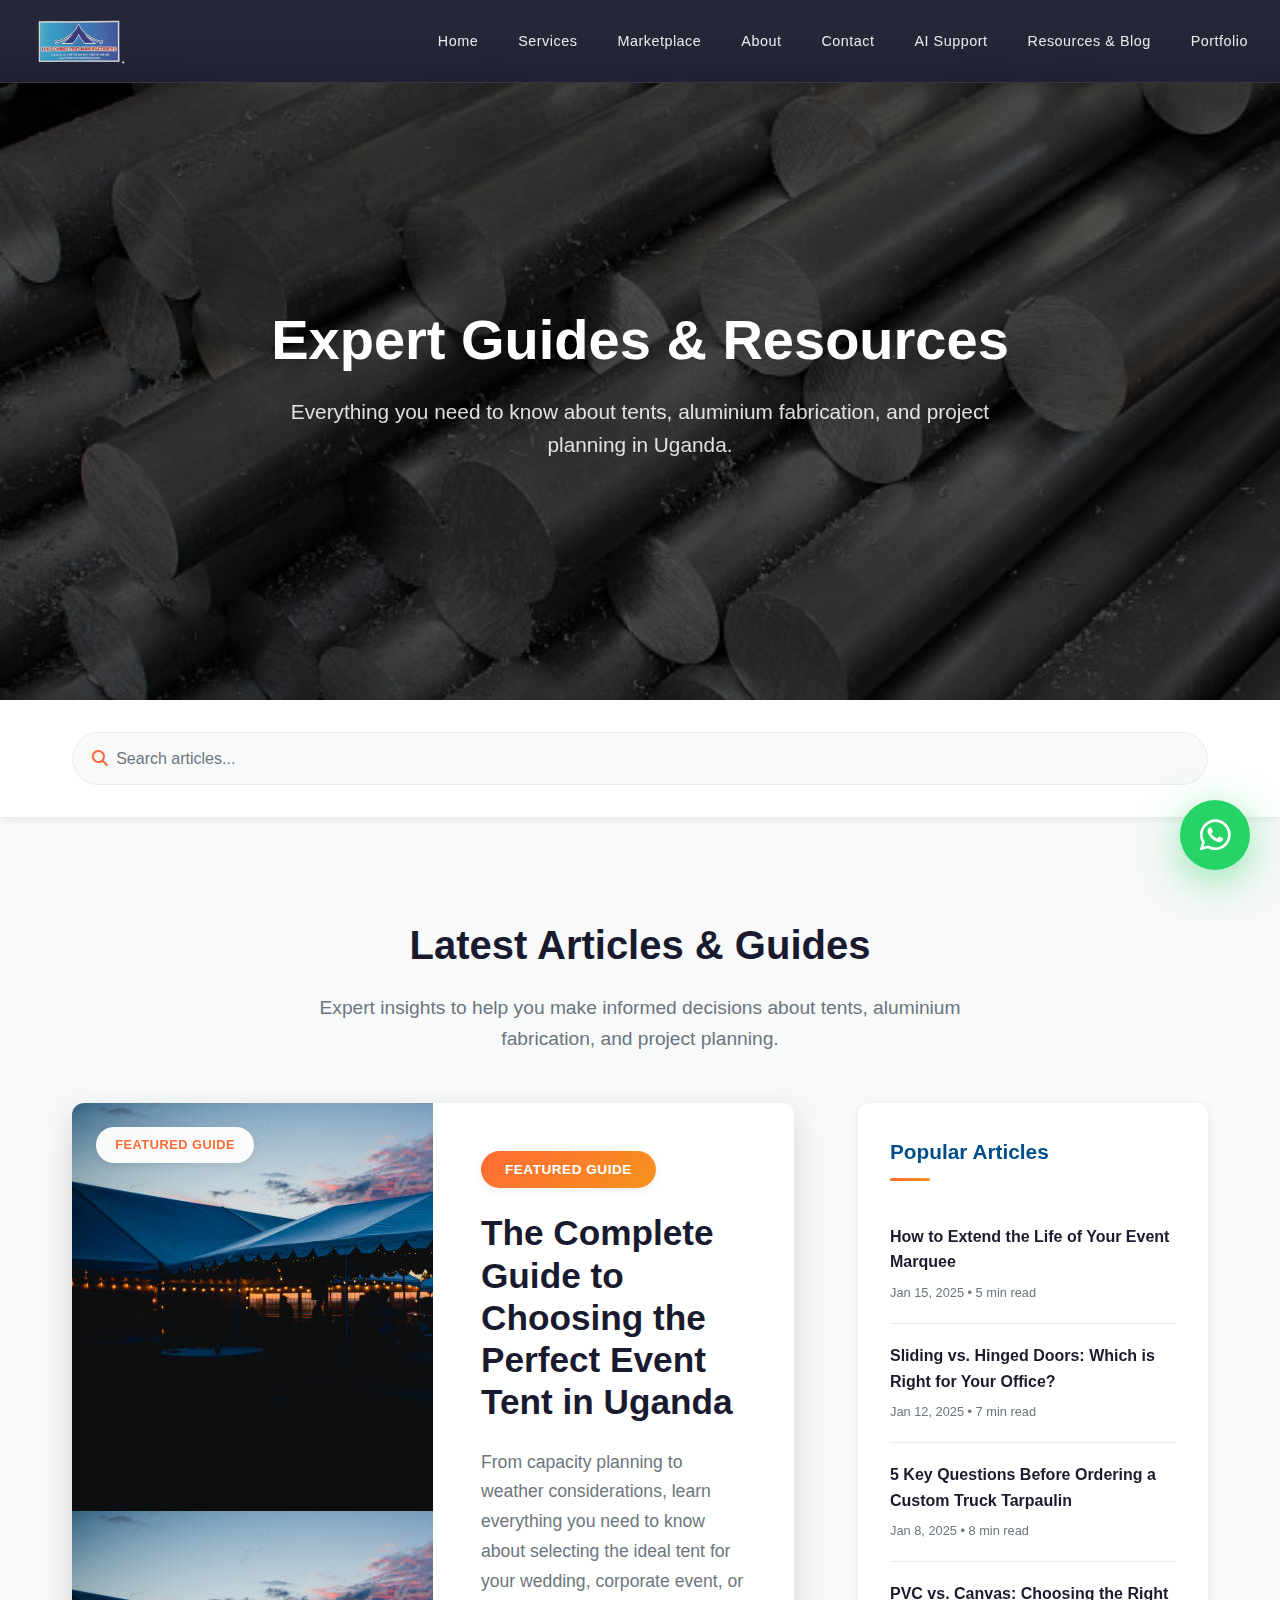
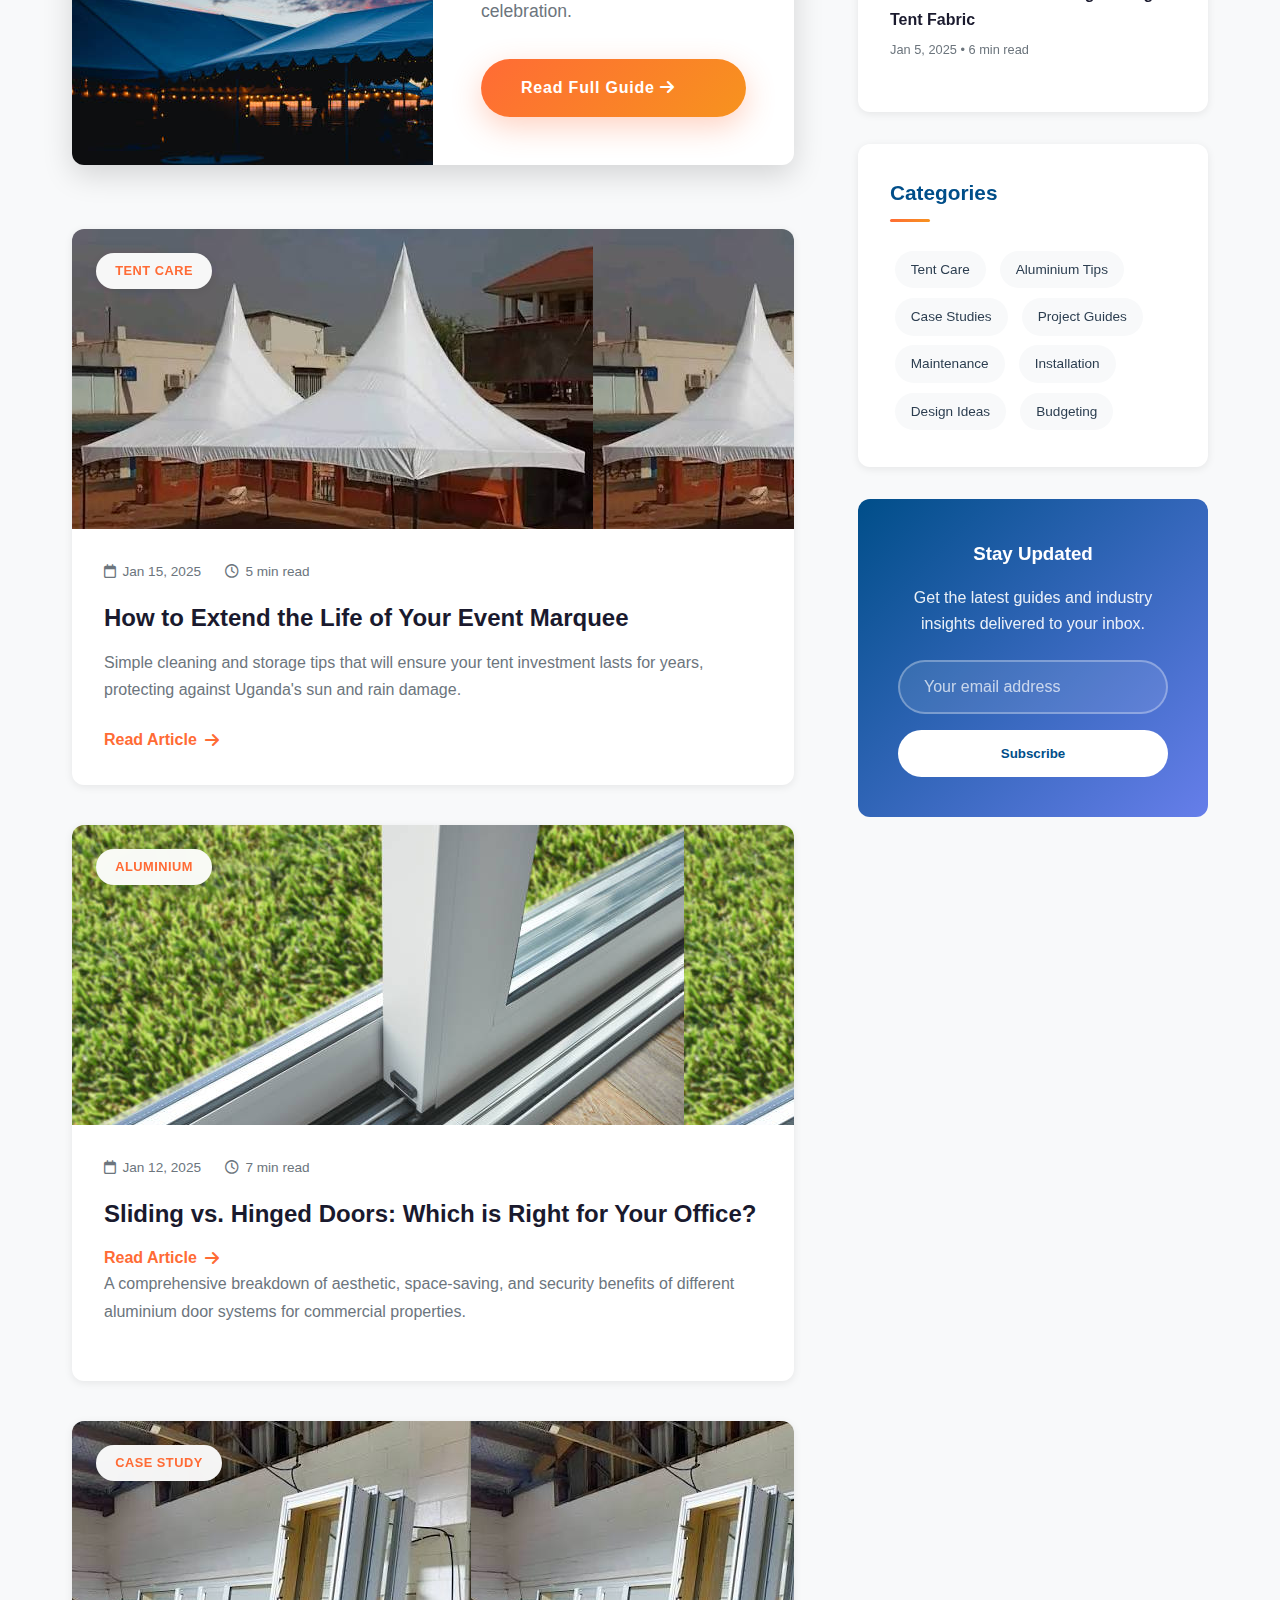
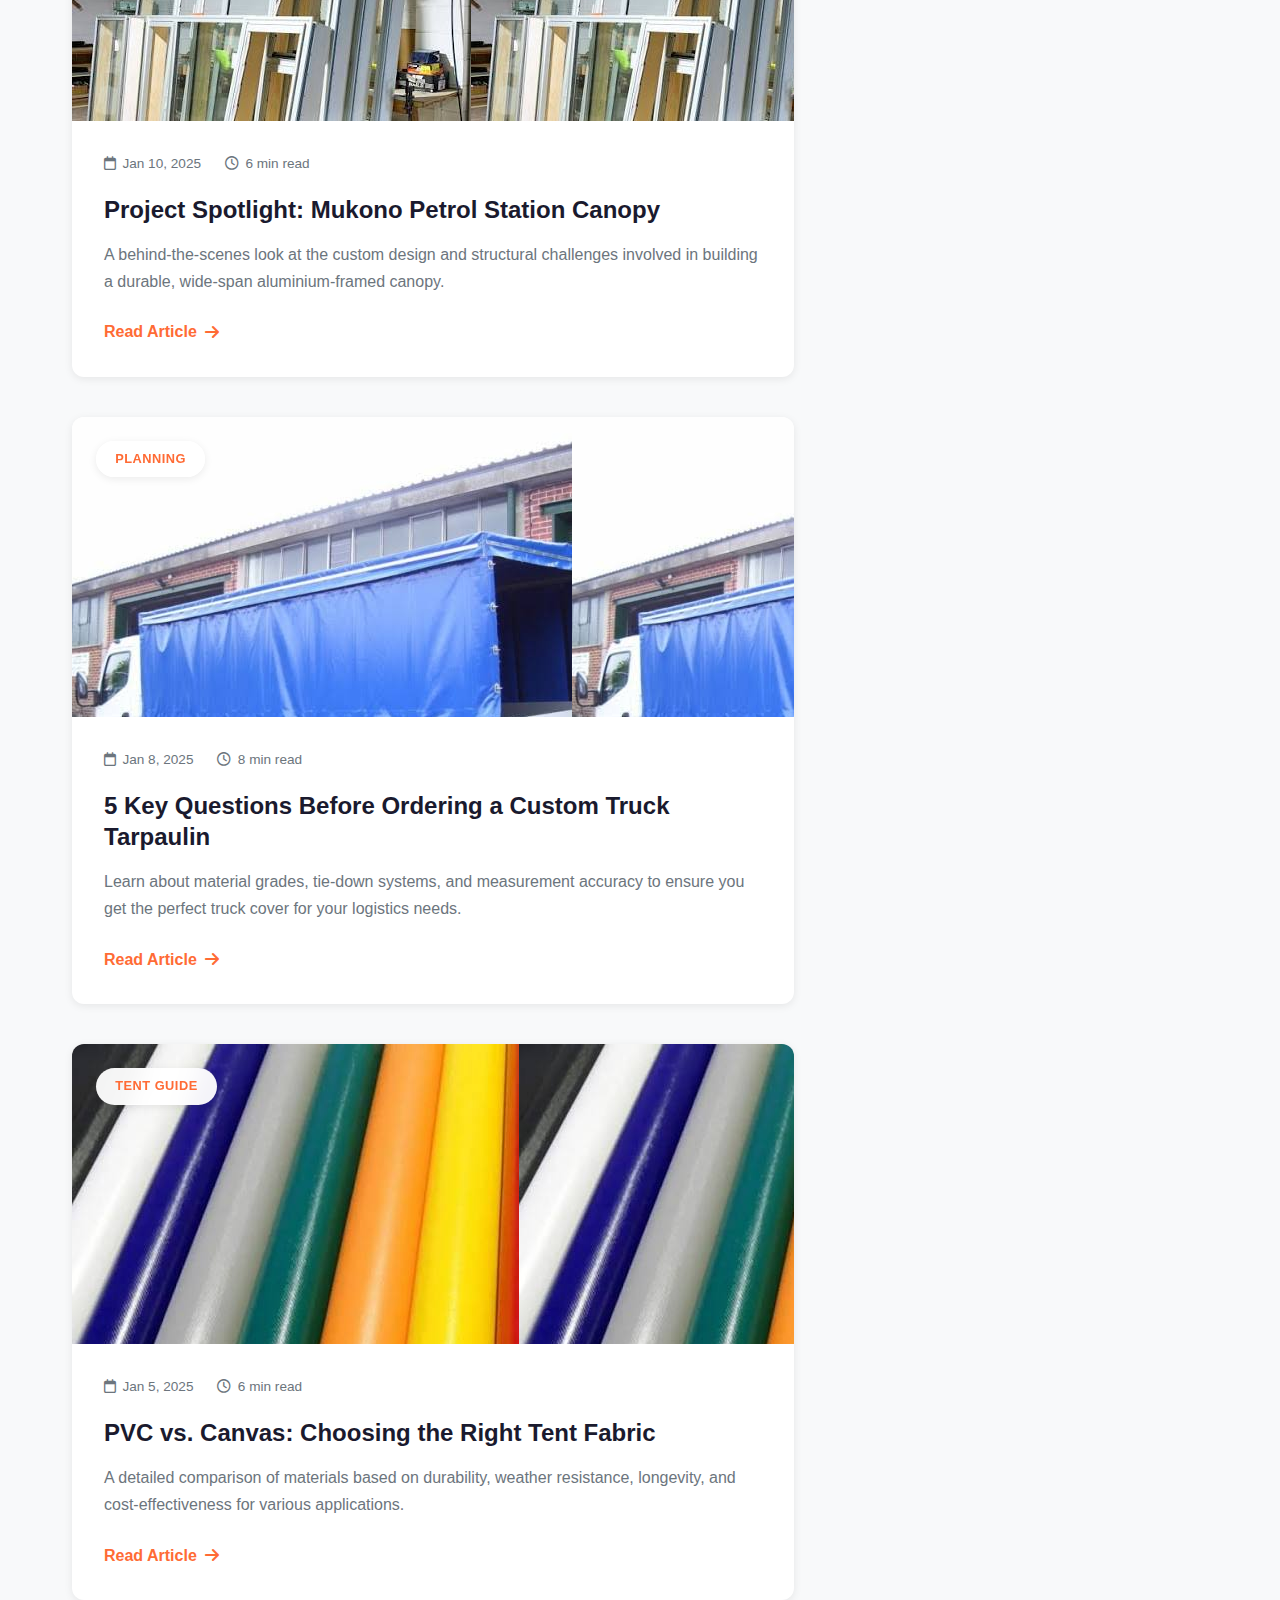
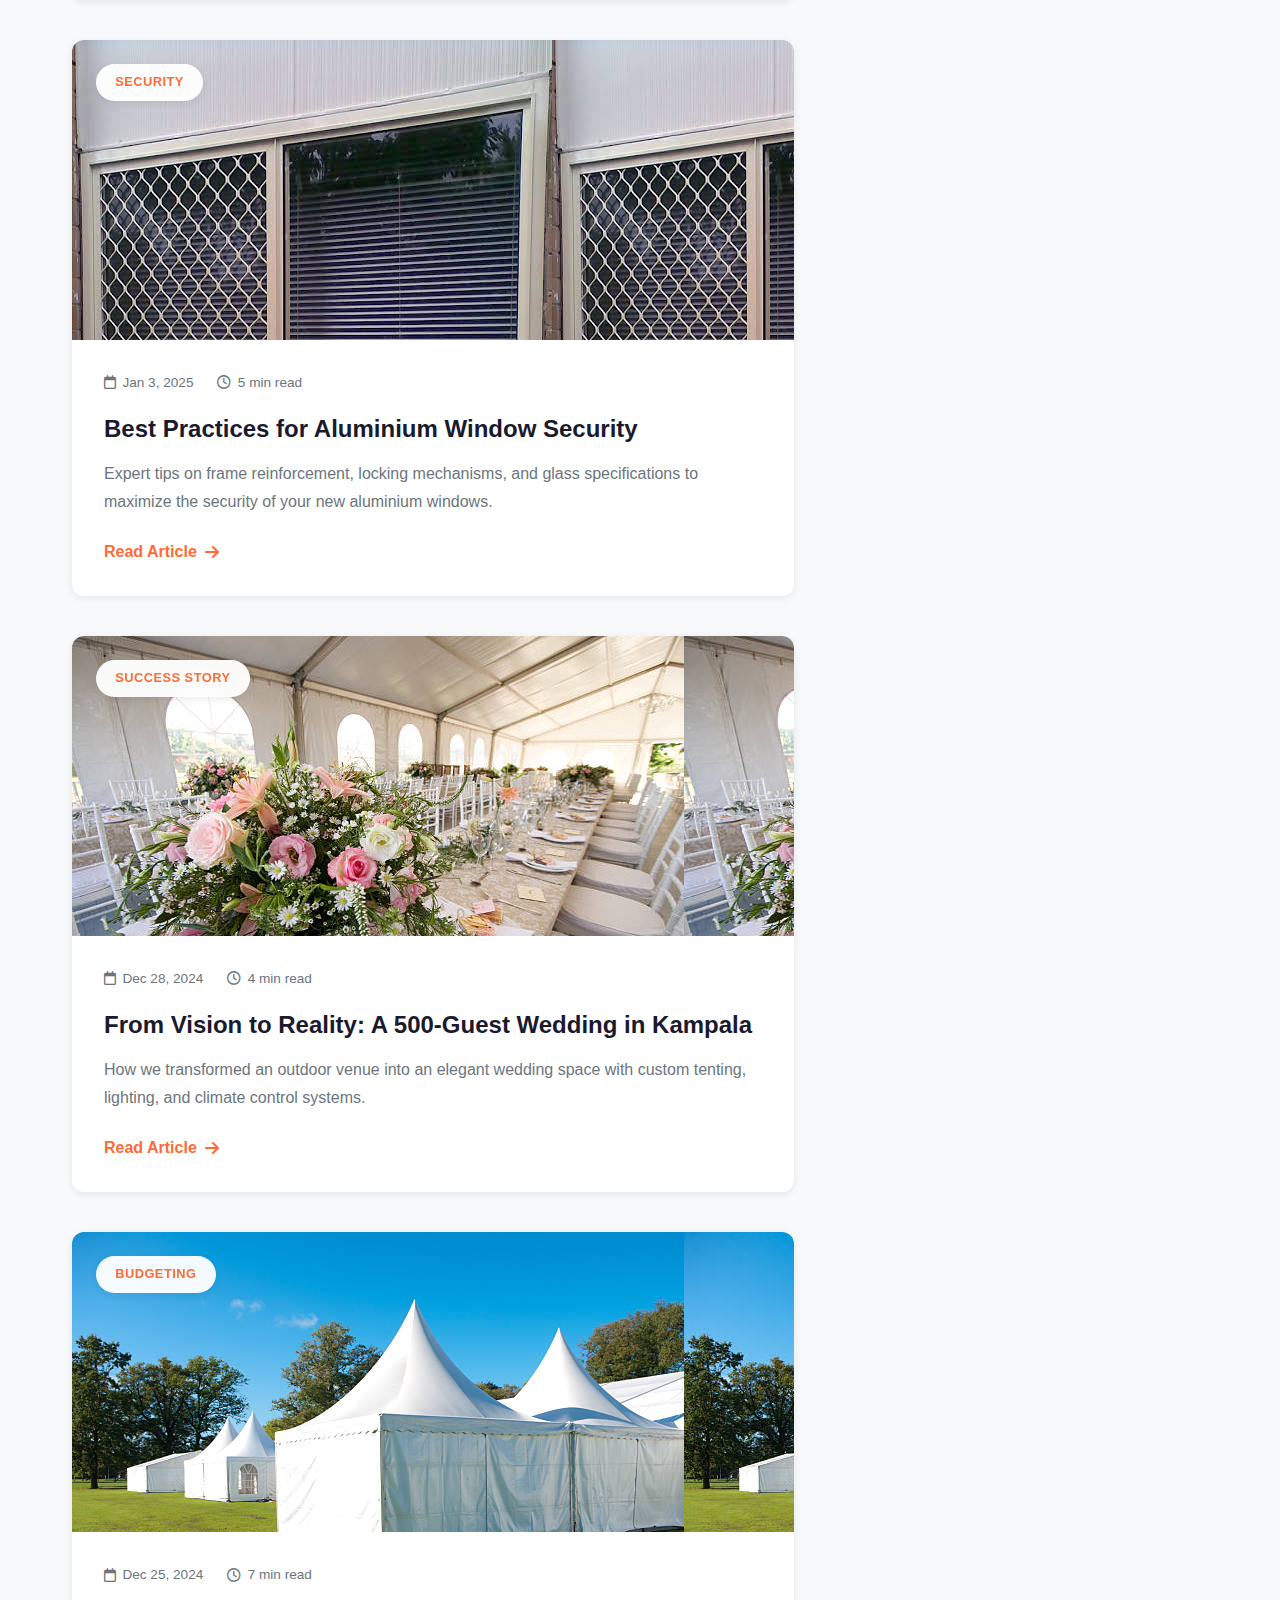
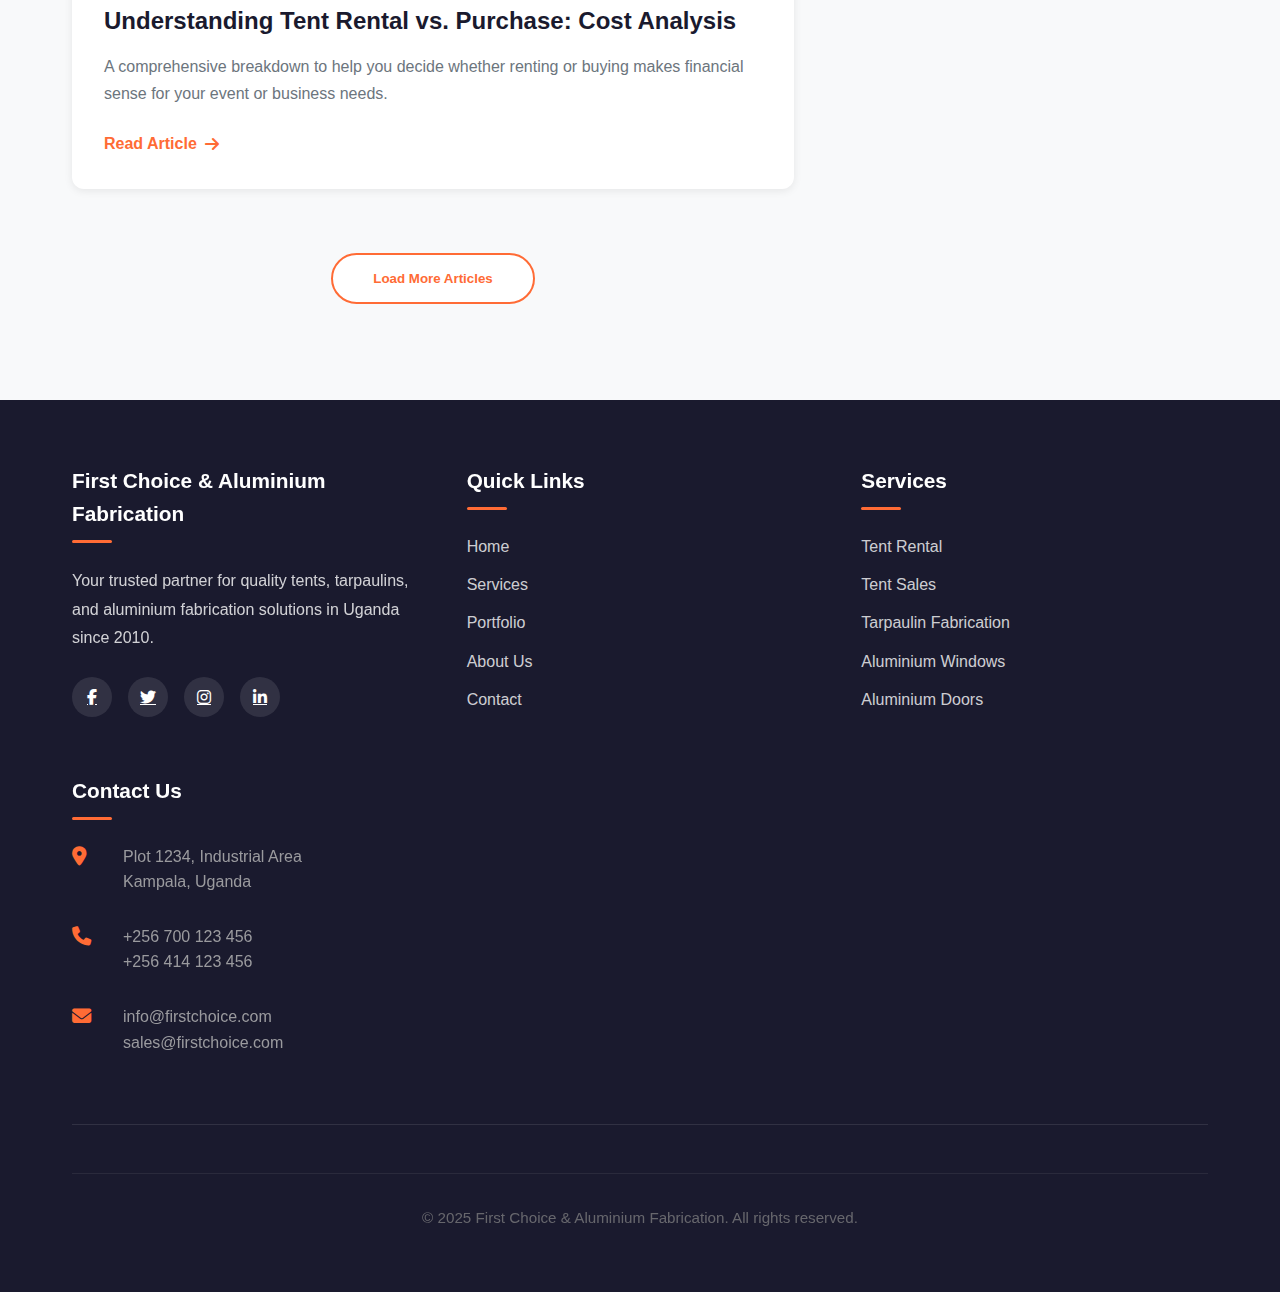
<file: resources.html>
<!DOCTYPE html>
<html lang="en">
<head>
    <meta charset="UTF-8">
    <meta name="viewport" content="width=device-width, initial-scale=1.0">
    <title>Resources & Blog | Expert Guides - First Choice</title>
    <link rel="stylesheet" href="https://cdnjs.cloudflare.com/ajax/libs/font-awesome/6.4.0/css/all.min.css">
    <link rel="stylesheet" href="styles.css">
    <style>
        * {
            margin: 0;
            padding: 0;
            box-sizing: border-box;
        }

        :root {
            --primary: #FF6B35;
            --secondary: #004E89;
            --accent: #F7931E;
            --dark: #1A1A2E;
            --light: #F8F9FA;
            --text: #2C3E50;
            --gray-light: #E9ECEF;
            --gray-medium: #6C757D;
            --transition: all 0.3s cubic-bezier(0.25, 0.8, 0.25, 1);
            --shadow-sm: 0 2px 8px rgba(0, 0, 0, 0.08);
            --shadow-md: 0 5px 15px rgba(0, 0, 0, 0.1);
            --shadow-lg: 0 10px 30px rgba(0, 0, 0, 0.15);
            --border-radius: 12px;
        }

        body {
            font-family: 'Inter', -apple-system, BlinkMacSystemFont, 'Segoe UI', Roboto, Oxygen, Ubuntu, Cantarell, sans-serif;
            line-height: 1.6;
            color: var(--text);
            overflow-x: hidden;
            background-color: var(--light);
        }

        
        /* Hero Header */
        .page-hero {
            background-image: 
                linear-gradient(rgba(0, 0, 0, 0.7), rgba(0, 0, 0, 0.7)),
                url('Fab1.jpg');
            background-size: cover;
            background-position: center center;
            background-repeat: no-repeat;
            min-height: 70vh;
            display: flex;
            align-items: center;
            justify-content: center;
            text-align: center;
            color: white;
            padding: 0 2rem;
            margin-top: 70px;
        }

        .hero-content h1 {
            font-size: 3.5rem;
            font-weight: 800;
            margin-bottom: 1.5rem;
            line-height: 1.1;
        }

        .hero-content p {
            font-size: 1.3rem;
            max-width: 700px;
            margin: 0 auto;
            opacity: 0.9;
        }

        /* Filter & Search Section */
        .filter-section {
            background: white;
            padding: 2rem 1rem;
            box-shadow: var(--shadow-sm);
            position: sticky;
            top: 70px;
            z-index: 100;
            transition: var(--transition);
        }

        .container {
            max-width: 1200px;
            margin: 0 auto;
            padding: 0 2rem;
        }

        .filter-controls {
            display: flex;
            justify-content: space-between;
            align-items: center;
            gap: 2rem;
            flex-wrap: wrap;
        }

        .category-filters {
            display: flex;
            gap: 0.8rem;
            flex-wrap: wrap;
        }

        .filter-btn {
            padding: 0.7rem 1.5rem;
            border: 1.5px solid var(--gray-light);
            background: white;
            color: var(--text);
            border-radius: 50px;
            font-size: 0.95rem;
            font-weight: 500;
            cursor: pointer;
            transition: var(--transition);
        }

        .filter-btn:hover,
        .filter-btn.active {
            background: linear-gradient(135deg, var(--primary), var(--accent));
            color: white;
            border-color: transparent;
            transform: translateY(-2px);
            box-shadow: var(--shadow-md);
        }

        .search-box {
            display: flex;
            align-items: center;
            background: var(--light);
            padding: 0.8rem 1.2rem;
            border-radius: 50px;
            border: 1.5px solid var(--gray-light);
            min-width: 280px;
            transition: var(--transition);
        }

        .search-box:focus-within {
            border-color: var(--primary);
            box-shadow: 0 0 0 3px rgba(255, 107, 53, 0.1);
        }

        .search-box input {
            border: none;
            background: transparent;
            flex: 1;
            font-size: 1rem;
            outline: none;
            margin-left: 0.5rem;
        }

        .search-box input::placeholder {
            color: var(--gray-medium);
        }

        .search-icon {
            color: var(--primary);
            font-size: 1rem;
        }

        /* Blog Grid */
        .blog-section {
            padding: 6rem 0;
            background: var(--light);
        }

        .blog-grid {
            display: grid;
            grid-template-columns: repeat(auto-fill, minmax(380px, 1fr));
            gap: 2.5rem;
            margin-top: 3rem;
        }

        .blog-card {
            background: white;
            border-radius: var(--border-radius);
            overflow: hidden;
            box-shadow: var(--shadow-sm);
            transition: var(--transition);
            cursor: pointer;
            height: 100%;
            display: flex;
            flex-direction: column;
        }

        .blog-card:hover {
            transform: translateY(-10px);
            box-shadow: var(--shadow-lg);
        }

        .blog-image {
            width: 100%;
            height: 300px;
            background: linear-gradient(135deg, #FFD0A0, #FFA07A);
            display: flex;
            align-items: center;
            justify-content: center;
            font-size: 3rem;
            position: relative;
            overflow: hidden;
        }

        .blog-card:hover .blog-image {
            transform: scale(1.05);
        }

        .blog-category-badge {
            position: absolute;
            top: 1.5rem;
            left: 1.5rem;
            padding: 0.5rem 1.2rem;
            background: rgba(255, 255, 255, 0.95);
            backdrop-filter: blur(10px);
            border-radius: 50px;
            font-size: 0.8rem;
            font-weight: 700;
            color: var(--primary);
            text-transform: uppercase;
            letter-spacing: 0.5px;
            box-shadow: var(--shadow-sm);
        }

        .blog-content {
            padding: 2rem;
            flex-grow: 1;
            display: flex;
            flex-direction: column;
        }

        .blog-meta {
            display: flex;
            gap: 1.5rem;
            margin-bottom: 1.2rem;
            font-size: 0.85rem;
            color: var(--gray-medium);
        }

        .blog-meta span {
            display: flex;
            align-items: center;
            gap: 0.4rem;
        }

        .blog-card h3 {
            font-size: 1.5rem;
            color: var(--dark);
            margin-bottom: 1rem;
            font-weight: 700;
            line-height: 1.3;
            flex-grow: 1;
        }

        .blog-excerpt {
            color: var(--gray-medium);
            line-height: 1.7;
            margin-bottom: 1.5rem;
            font-size: 1rem;
        }

        .read-more {
            color: var(--primary);
            font-weight: 600;
            text-decoration: none;
            display: inline-flex;
            align-items: center;
            gap: 0.5rem;
            transition: var(--transition);
            margin-top: auto;
        }

        .read-more:hover {
            gap: 1rem;
        }

        /* Featured Article */
        .featured-article {
            background: white;
            border-radius: var(--border-radius);
            overflow: hidden;
            box-shadow: var(--shadow-lg);
            margin-bottom: 4rem;
            display: grid;
            grid-template-columns: 1fr 1fr;
            gap: 0;
            transition: var(--transition);
        }

        .featured-article:hover {
            transform: translateY(-5px);
            box-shadow: 0 20px 40px rgba(0, 0, 0, 0.15);
        }

        .featured-image {
            height: 100%;
            min-height: 400px;
            background-image:url('Pick19.jpg');
            display: flex;
            align-items: center;
            justify-content: center;
            font-size: 4rem;
            color: white;
            position: relative;
            overflow: hidden;
        }

        .featured-content {
            padding: 3rem;
            display: flex;
            flex-direction: column;
            justify-content: center;
        }

        .featured-badge {
            display: inline-block;
            padding: 0.5rem 1.5rem;
            background: linear-gradient(135deg, var(--primary), var(--accent));
            color: white;
            border-radius: 50px;
            font-size: 0.85rem;
            font-weight: 700;
            margin-bottom: 1.5rem;
            text-transform: uppercase;
            letter-spacing: 0.5px;
            align-self: flex-start;
            box-shadow: var(--shadow-sm);
        }

        .featured-content h2 {
            font-size: 2.2rem;
            color: var(--dark);
            margin-bottom: 1.5rem;
            font-weight: 800;
            line-height: 1.2;
        }

        .featured-excerpt {
            font-size: 1.1rem;
            color: var(--gray-medium);
            line-height: 1.7;
            margin-bottom: 2rem;
        }

        .btn {
            display: inline-block;
            padding: 1rem 2.5rem;
            border-radius: 50px;
            font-size: 1rem;
            font-weight: 600;
            text-decoration: none;
            transition: var(--transition);
            border: none;
            cursor: pointer;
        }

        .btn-primary {
            background: linear-gradient(135deg, var(--primary), var(--accent));
            color: white;
            box-shadow: 0 10px 30px rgba(255, 107, 53, 0.3);
        }

        .btn-primary:hover {
            transform: translateY(-3px);
            box-shadow: 0 15px 40px rgba(255, 107, 53, 0.5);
        }

        /* Sidebar */
        .resources-layout {
            display: grid;
            grid-template-columns: 1fr 350px;
            gap: 4rem;
        }

        .sidebar {
            position: sticky;
            top: 180px;
            height: fit-content;
        }

        .sidebar-card {
            background: white;
            padding: 2rem;
            border-radius: var(--border-radius);
            box-shadow: var(--shadow-sm);
            margin-bottom: 2rem;
            transition: var(--transition);
        }

        .sidebar-card:hover {
            box-shadow: var(--shadow-md);
        }

        .sidebar-card h3 {
            font-size: 1.3rem;
            color: var(--secondary);
            margin-bottom: 1.5rem;
            font-weight: 700;
            position: relative;
            padding-bottom: 0.8rem;
        }

        .sidebar-card h3::after {
            content: '';
            position: absolute;
            bottom: 0;
            left: 0;
            width: 40px;
            height: 3px;
            background: linear-gradient(135deg, var(--primary), var(--accent));
            border-radius: 3px;
        }

        .popular-post {
            padding: 1.2rem 0;
            border-bottom: 1px solid var(--gray-light);
            cursor: pointer;
            transition: var(--transition);
        }

        .popular-post:last-child {
            border-bottom: none;
        }

        .popular-post:hover {
            padding-left: 0.5rem;
        }

        .popular-post h4 {
            font-size: 1rem;
            color: var(--dark);
            margin-bottom: 0.5rem;
            font-weight: 600;
        }

        .popular-post .post-meta {
            font-size: 0.8rem;
            color: var(--gray-medium);
        }

        .category-tag {
            display: inline-block;
            padding: 0.5rem 1rem;
            background: var(--light);
            border-radius: 20px;
            font-size: 0.85rem;
            margin: 0.3rem;
            cursor: pointer;
            transition: var(--transition);
        }

        .category-tag:hover {
            background: var(--primary);
            color: white;
            transform: translateY(-2px);
        }

        /* Newsletter Signup */
        .newsletter-card {
            background: linear-gradient(135deg, var(--secondary), #667eea);
            color: white;
            padding: 2.5rem;
            border-radius: var(--border-radius);
            text-align: center;
        }

        .newsletter-card h3 {
            color: white;
            margin-bottom: 1rem;
        }

        .newsletter-card p {
            opacity: 0.9;
            margin-bottom: 1.5rem;
        }

        .newsletter-form {
            display: flex;
            flex-direction: column;
            gap: 1rem;
        }

        .newsletter-form input {
            padding: 1rem 1.5rem;
            border: 2px solid rgba(255, 255, 255, 0.3);
            background: rgba(255, 255, 255, 0.1);
            border-radius: 50px;
            color: white;
            font-size: 1rem;
        }

        .newsletter-form input::placeholder {
            color: rgba(255, 255, 255, 0.7);
        }

        .newsletter-form button {
            padding: 1rem 2rem;
            background: white;
            color: var(--secondary);
            border: none;
            border-radius: 50px;
            font-weight: 700;
            cursor: pointer;
            transition: var(--transition);
        }

        .newsletter-form button:hover {
            transform: translateY(-2px);
            box-shadow: 0 10px 30px rgba(255, 255, 255, 0.3);
        }

        /* No Results */
        .no-results {
            text-align: center;
            padding: 5rem 2rem;
            display: none;
            grid-column: 1 / -1;
        }

        .no-results.show {
            display: block;
        }

        .no-results h3 {
            font-size: 2rem;
            color: var(--secondary);
            margin-bottom: 1rem;
        }

        .no-results p {
            font-size: 1.1rem;
            color: var(--gray-medium);
        }

        /* Section Header */
        .section-header {
            text-align: center;
            margin-bottom: 3rem;
        }

        .section-header h2 {
            font-size: 2.5rem;
            color: var(--dark);
            margin-bottom: 1rem;
            font-weight: 800;
        }

        .section-header p {
            font-size: 1.2rem;
            color: var(--gray-medium);
            max-width: 700px;
            margin: 0 auto;
        }

        /* Load More Button */
        .load-more-container {
            text-align: center;
            margin-top: 4rem;
        }

        .load-more-btn {
            background: white;
            color: var(--primary);
            border: 2px solid var(--primary);
            padding: 1rem 2.5rem;
            border-radius: 50px;
            font-weight: 600;
            cursor: pointer;
            transition: var(--transition);
        }

        .load-more-btn:hover {
            background: var(--primary);
            color: white;
            transform: translateY(-3px);
            box-shadow: 0 10px 30px rgba(255, 107, 53, 0.3);
        }

        /* Footer */
        footer {
            background: var(--dark);
            color: white;
            padding: 4rem 0 2rem;
        }

        .footer-content {
            display: grid;
            grid-template-columns: repeat(auto-fit, minmax(250px, 1fr));
            gap: 3rem;
            margin-bottom: 3rem;
        }

        .footer-col h3 {
            font-size: 1.3rem;
            margin-bottom: 1.5rem;
            color: white;
            position: relative;
            padding-bottom: 0.8rem;
        }

        .footer-col h3::after {
            content: '';
            position: absolute;
            bottom: 0;
            left: 0;
            width: 40px;
            height: 3px;
            background: var(--primary);
            border-radius: 3px;
        }

        .footer-about p {
            margin-bottom: 1.5rem;
            opacity: 0.8;
        }

        .social-links {
            display: flex;
            gap: 1rem;
        }

        .social-links a {
            display: flex;
            align-items: center;
            justify-content: center;
            width: 40px;
            height: 40px;
            background: rgba(255, 255, 255, 0.1);
            border-radius: 50%;
            color: white;
            transition: var(--transition);
        }

        .social-links a:hover {
            background: var(--primary);
            transform: translateY(-3px);
        }

        .footer-links {
            list-style: none;
        }

        .footer-links li {
            margin-bottom: 0.8rem;
        }

        .footer-links a {
            color: rgba(255, 255, 255, 0.8);
            text-decoration: none;
            transition: var(--transition);
        }

        .footer-links a:hover {
            color: var(--primary);
            padding-left: 5px;
        }

        .footer-contact {
            list-style: none;
        }

        .footer-contact li {
            display: flex;
            margin-bottom: 1.5rem;
        }

        .footer-contact i {
            margin-right: 1rem;
            color: var(--primary);
            font-size: 1.2rem;
            margin-top: 0.2rem;
        }

        .footer-contact p {
            opacity: 0.8;
            line-height: 1.6;
        }

        .footer-bottom {
            text-align: center;
            padding-top: 2rem;
            border-top: 1px solid rgba(255, 255, 255, 0.1);
            opacity: 0.7;
        }

        /* WhatsApp Float */
        .whatsapp-float {
            position: fixed;
            bottom: 30px;
            right: 30px;
            width: 70px;
            height: 70px;
            background: #25D366;
            border-radius: 50%;
            display: flex;
            align-items: center;
            justify-content: center;
            font-size: 2.2rem;
            color: white;
            box-shadow: 0 10px 40px rgba(37, 211, 102, 0.5);
            z-index: 999;
            text-decoration: none;
            animation: pulse 2s infinite;
            transition: var(--transition);
        }

        .whatsapp-float:hover {
            transform: scale(1.1);
        }

        @keyframes pulse {
            0%, 100% { transform: scale(1); }
            50% { transform: scale(1.1); }
        }

        /* Scroll to Top Button */
        .scroll-to-top {
            position: fixed;
            bottom: 110px;
            right: 30px;
            width: 50px;
            height: 50px;
            background: var(--primary);
            border-radius: 50%;
            display: flex;
            align-items: center;
            justify-content: center;
            color: white;
            font-size: 1.2rem;
            box-shadow: var(--shadow-md);
            z-index: 999;
            cursor: pointer;
            opacity: 0;
            visibility: hidden;
            transition: var(--transition);
        }

        .scroll-to-top.show {
            opacity: 1;
            visibility: visible;
        }

        .scroll-to-top:hover {
            background: var(--secondary);
            transform: translateY(-3px);
        }

        /* Responsive */
        @media (max-width: 1024px) {
            .resources-layout {
                grid-template-columns: 1fr;
                gap: 3rem;
            }

            .sidebar {
                position: static;
            }

            .featured-article {
                grid-template-columns: 1fr;
            }

            .featured-image {
                min-height: 300px;
            }

            .featured-content {
                padding: 2.5rem;
            }

            .blog-grid {
                grid-template-columns: repeat(auto-fill, minmax(300px, 1fr));
                gap: 2rem;
            }
        }

        @media (max-width: 768px) {
            .hero-content h1 {
                font-size: 2.5rem;
            }

            .hero-content p {
                font-size: 1.1rem;
            }

            .filter-controls {
                flex-direction: column;
                align-items: stretch;
                gap: 1.5rem;
            }

            .search-box {
                min-width: 100%;
            }

            .nav-links {
                display: none;
                position: absolute;
                top: 100%;
                left: 0;
                width: 100%;
                background: rgba(26, 26, 46, 0.98);
                backdrop-filter: blur(20px);
                flex-direction: column;
                padding: 2rem;
                gap: 1.5rem;
            }

            .nav-links.show {
                display: flex;
            }

            .mobile-menu {
                display: block;
            }

            .section-header h2 {
                font-size: 2rem;
            }

            .section-header p {
                font-size: 1rem;
            }

            .footer-content {
                grid-template-columns: 1fr;
                gap: 2rem;
            }
        }

        @media (max-width: 480px) {
            .blog-grid {
                grid-template-columns: 1fr;
            }

            .featured-content h2 {
                font-size: 1.8rem;
            }

            .hero-content h1 {
                font-size: 2rem;
            }

            .container {
                padding: 0 1rem;
            }

            .nav-container {
                padding: 1rem;
            }
        }
    </style>
</head>
<body>
    <nav id="navbar">
        <div class="nav-container">
            <a href="index.html" class="logo">
                <img src="logo1.png" alt="First Choice & aluminium Fabrication Logo" class="logo-image">
            </a>
            <ul class="nav-links" id="navLinks">
               <li><a href="index.html">Home</a></li>
            <li><a href="services.html">Services</a></li>
            <li><a href="market.html">Marketplace</a></li>
            <li><a href="about.html">About</a></li>
            <li><a href="contact.html">Contact</a></li>
            <li><a href="support.html">AI Support</a></li>
            <li><a href="resources.html">Resources & Blog</a></li>
            <li><a href="Portfolio.html">Portfolio</a></li>
            </ul>
            <div class="mobile-menu" id="mobileMenu">☰</div>
        </div>
    </nav>

    <header class="page-hero">
        <div class="hero-content">
            <h1>Expert Guides & Resources</h1>
            <p>Everything you need to know about tents, aluminium fabrication, and project planning in Uganda.</p>
        </div>
    </header>

    <section class="filter-section">
        <div class="container">
            <!-- Mobile Filter Toggle Button -->
            <button class="mobile-filter-toggle" id="mobileFilterToggle">
                <i class="fas fa-filter"></i>
                Filter & Search
            </button>

            <!-- Mobile Filter Dropdown -->
            <div class="mobile-filter-dropdown" id="mobileFilterDropdown">
                <div class="category-filters">
                    <button class="filter-btn active" data-category="all">All Articles</button>
                    <button class="filter-btn" data-category="tent-care">Tent Care</button>
                    <button class="filter-btn" data-category="aluminium">Aluminium Tips</button>
                    <button class="filter-btn" data-category="case-study">Case Studies</button>
                    <button class="filter-btn" data-category="guides">Project Guides</button>
                </div>
                <div class="search-box">
                    <span class="search-icon"><i class="fas fa-search"></i></span>
                    <input type="text" id="searchInputMobile" placeholder="Search articles...">
                </div>
            </div>

            <!-- Desktop Filter Controls -->
       <!--     <div class="filter-controls">
                <div class="category-filters">
                    <button class="filter-btn active" data-category="all">All Articles</button>
                    <button class="filter-btn" data-category="tent-care">Tent Care</button>
                    <button class="filter-btn" data-category="aluminium">Aluminium Tips</button>
                    <button class="filter-btn" data-category="case-study">Case Studies</button>
                    <button class="filter-btn" data-category="guides">Project Guides</button>
                </div> --!>
                <div class="search-box">
                    <span class="search-icon"><i class="fas fa-search"></i></span>
                    <input type="text" id="searchInput" placeholder="Search articles...">
                </div>
            </div>
        </div>
    </section>


    <section class="blog-section">
        <div class="container">
            <div class="section-header">
                <h2>Latest Articles & Guides</h2>
                <p>Expert insights to help you make informed decisions about tents, aluminium fabrication, and project planning.</p>
            </div>

            <div class="resources-layout">
                <div class="main-content">
                    <!-- Featured Article -->
                    <div class="featured-article">
                        <div class="featured-image" style="background-image:url('Pick23.jpg');">
                            
                            <span class="blog-category-badge">Featured Guide</span>
                        </div>
                        <div class="featured-content">
                            <span class="featured-badge">Featured Guide</span>
                            <h2>The Complete Guide to Choosing the Perfect Event Tent in Uganda</h2>
                            <p class="featured-excerpt">From capacity planning to weather considerations, learn everything you need to know about selecting the ideal tent for your wedding, corporate event, or celebration.</p>
                            <a href="tentsblog.html" class="btn btn-primary">Read Full Guide <i class="fas fa-arrow-right"></i></a>
                        </div>
                    </div>

                    <!-- Blog Grid -->
                    <div class="blog-grid" id="blogGrid">
                        <div class="blog-card" data-category="tent-care">
                            <div class="blog-image" style="background-image:url('Tent1.jpeg')";>
                                                         <span class="blog-category-badge">Tent Care</span>
                            </div>
                            <div class="blog-content">
                                <div class="blog-meta">
                                    <span><i class="far fa-calendar"></i> Jan 15, 2025</span>
                                    <span><i class="far fa-clock"></i> 5 min read</span>
                                </div>
                                <h3>How to Extend the Life of Your Event Marquee</h3>
                                <p class="blog-excerpt">Simple cleaning and storage tips that will ensure your tent investment lasts for years, protecting against Uganda's sun and rain damage.</p>
                                <a href="tentsblog.html" class="read-more">Read Article <i class="fas fa-arrow-right"></i></a>
                            </div>
                        </div>

                        <div class="blog-card" data-category="aluminium">
                            <div class="blog-image" style="background-image:url('Slidding1.jpg');">
                                
                                <span class="blog-category-badge">Aluminium</span>
                            </div>
                            <div class="blog-content">
                                <div class="blog-meta">
                                    <span><i class="far fa-calendar"></i> Jan 12, 2025</span>
                                    <span><i class="far fa-clock"></i> 7 min read</span>
                                </div>
                                <h3>Sliding vs. Hinged Doors: Which is Right for Your Office?</h3>
                                <a href="fabricationsblog.html" class="read-more">Read Article <i class="fas fa-arrow-right"></i></a>
                                <p class="blog-excerpt">A comprehensive breakdown of aesthetic, space-saving, and security benefits of different aluminium door systems for commercial properties.</p>
                            </div>
                        </div>

                        <div class="blog-card" data-category="case-study">
                            <div class="blog-image" style="background-image:url('Tent10.jpeg');">
                              
                                <span class="blog-category-badge">Case Study</span>
                            </div>
                            <div class="blog-content">
                                <div class="blog-meta">
                                    <span><i class="far fa-calendar"></i> Jan 10, 2025</span>
                                    <span><i class="far fa-clock"></i> 6 min read</span>
                                </div>
                                <h3>Project Spotlight: Mukono Petrol Station Canopy</h3>
                                <p class="blog-excerpt">A behind-the-scenes look at the custom design and structural challenges involved in building a durable, wide-span aluminium-framed canopy.</p>
                                <a href="fabricationsblog.html" class="read-more">Read Article <i class="fas fa-arrow-right"></i></a>
                            </div>
                        </div>

                        <div class="blog-card" data-category="guides">
                            <div class="blog-image" style="background-image:url('Tent8.jpeg')";>
                            
                                <span class="blog-category-badge">Planning</span>
                            </div>
                            <div class="blog-content">
                                <div class="blog-meta">
                                    <span><i class="far fa-calendar"></i> Jan 8, 2025</span>
                                    <span><i class="far fa-clock"></i> 8 min read</span>
                                </div>
                                <h3>5 Key Questions Before Ordering a Custom Truck Tarpaulin</h3>
                                <p class="blog-excerpt">Learn about material grades, tie-down systems, and measurement accuracy to ensure you get the perfect truck cover for your logistics needs.</p>
                                <a href="tentsblog.html" class="read-more">Read Article <i class="fas fa-arrow-right"></i></a>
                            </div>
                        </div>

                        <div class="blog-card" data-category="tent-care">
                            <div class="blog-image" style="background-image:url('Tent3.jpeg');">
                              
                                <span class="blog-category-badge">Tent Guide</span>
                            </div>
                            <div class="blog-content">
                                <div class="blog-meta">
                                    <span><i class="far fa-calendar"></i> Jan 5, 2025</span>
                                    <span><i class="far fa-clock"></i> 6 min read</span>
                                </div>
                                <h3>PVC vs. Canvas: Choosing the Right Tent Fabric</h3>
                                <p class="blog-excerpt">A detailed comparison of materials based on durability, weather resistance, longevity, and cost-effectiveness for various applications.</p>
                                <a href="tentsblog.html" class="read-more">Read Article <i class="fas fa-arrow-right"></i></a>
                            </div>
                        </div>

                        <div class="blog-card" data-category="aluminium">
                            <div class="blog-image" style="background-image:url('Tent6.jpeg');">
                              
                                <span class="blog-category-badge">Security</span>
                            </div>
                            <div class="blog-content">
                                <div class="blog-meta">
                                    <span><i class="far fa-calendar"></i> Jan 3, 2025</span>
                                    <span><i class="far fa-clock"></i> 5 min read</span>
                                </div>
                                <h3>Best Practices for Aluminium Window Security</h3>
                                <p class="blog-excerpt">Expert tips on frame reinforcement, locking mechanisms, and glass specifications to maximize the security of your new aluminium windows.</p>
                                <a href="fabricationsblog.html" class="read-more">Read Article <i class="fas fa-arrow-right"></i></a>
                            </div>
                        </div>

                        <div class="blog-card" data-category="case-study">
                            <div class="blog-image" style="background-image:url('Pick14.jpg');">
                              
                                <span class="blog-category-badge">Success Story</span>
                            </div>
                            <div class="blog-content">
                                <div class="blog-meta">
                                    <span><i class="far fa-calendar"></i> Dec 28, 2024</span>
                                    <span><i class="far fa-clock"></i> 4 min read</span>
                                </div>
                                <h3>From Vision to Reality: A 500-Guest Wedding in Kampala</h3>
                                <p class="blog-excerpt">How we transformed an outdoor venue into an elegant wedding space with custom tenting, lighting, and climate control systems.</p>
                                <a href="tentsblog.html" class="read-more">Read Article <i class="fas fa-arrow-right"></i></a>
                            </div>
                        </div>

                        <div class="blog-card" data-category="guides">
                            <div class="blog-image" style="background-image:url('Pick25.jpg');">
                                
                                <span class="blog-category-badge">Budgeting</span>
                            </div>
                            <div class="blog-content">
                                <div class="blog-meta">
                                    <span><i class="far fa-calendar"></i> Dec 25, 2024</span>
                                    <span><i class="far fa-clock"></i> 7 min read</span>
                                </div>
                                <h3>Understanding Tent Rental vs. Purchase: Cost Analysis</h3>
                                <p class="blog-excerpt">A comprehensive breakdown to help you decide whether renting or buying makes financial sense for your event or business needs.</p>
                                <a href="tentsblog.html" class="read-more">Read Article <i class="fas fa-arrow-right"></i></a>
                            </div>
                        </div>
                    </div>

                    <!-- No Results Message -->
                    <div class="no-results" id="noResults">
                        <i class="fas fa-search fa-3x" style="color: var(--gray-medium); margin-bottom: 1.5rem;"></i>
                        <h3>No articles found</h3>
                        <p>Try adjusting your search terms or browse different categories.</p>
                    </div>

                    <!-- Load More Button -->
                    <div class="load-more-container">
                        <button class="load-more-btn" id="loadMore">Load More Articles</button>
                    </div>
                </div>

                <div class="sidebar">
                    <!-- Popular Posts -->
                    <div class="sidebar-card">
                        <h3>Popular Articles</h3>
                        <div class="popular-post">
                            <h4>How to Extend the Life of Your Event Marquee</h4>
                            <div class="post-meta">Jan 15, 2025 • 5 min read</div>
                        </div>
                        <div class="popular-post">
                            <h4>Sliding vs. Hinged Doors: Which is Right for Your Office?</h4>
                            <div class="post-meta">Jan 12, 2025 • 7 min read</div>
                        </div>
                        <div class="popular-post">
                            <h4>5 Key Questions Before Ordering a Custom Truck Tarpaulin</h4>
                            <div class="post-meta">Jan 8, 2025 • 8 min read</div>
                        </div>
                        <div class="popular-post">
                            <h4>PVC vs. Canvas: Choosing the Right Tent Fabric</h4>
                            <div class="post-meta">Jan 5, 2025 • 6 min read</div>
                        </div>
                    </div>

                    <!-- Categories -->
                    <div class="sidebar-card">
                        <h3>Categories</h3>
                        <div class="category-tags">
                            <span class="category-tag">Tent Care</span>
                            <span class="category-tag">Aluminium Tips</span>
                            <span class="category-tag">Case Studies</span>
                            <span class="category-tag">Project Guides</span>
                            <span class="category-tag">Maintenance</span>
                            <span class="category-tag">Installation</span>
                            <span class="category-tag">Design Ideas</span>
                            <span class="category-tag">Budgeting</span>
                        </div>
                    </div>

                    <!-- Newsletter -->
                    <div class="newsletter-card">
                        <h3>Stay Updated</h3>
                        <p>Get the latest guides and industry insights delivered to your inbox.</p>
                        <form class="newsletter-form">
                            <input type="email" placeholder="Your email address" required>
                            <button type="submit">Subscribe</button>
                        </form>
                    </div>
                </div>
            </div>
        </div>
    </section>

    <footer>
        <div class="container">
            <div class="footer-content">
                <div class="footer-col footer-about">
                    <h3>First Choice & Aluminium Fabrication</h3>
                    <p>Your trusted partner for quality tents, tarpaulins, and aluminium fabrication solutions in Uganda since 2010.</p>
                    <div class="social-links">
                        <a href="#"><i class="fab fa-facebook-f"></i></a>
                        <a href="#"><i class="fab fa-twitter"></i></a>
                        <a href="#"><i class="fab fa-instagram"></i></a>
                        <a href="#"><i class="fab fa-linkedin-in"></i></a>
                    </div>
                </div>
                <div class="footer-col">
                    <h3>Quick Links</h3>
                    <ul class="footer-links">
                        <li><a href="index.html">Home</a></li>
                        <li><a href="services.html">Services</a></li>
                        <li><a href="portfolio.html">Portfolio</a></li>
                        <li><a href="about.html">About Us</a></li>
                        <li><a href="contact.html">Contact</a></li>
                    </ul>
                </div>
                <div class="footer-col">
                    <h3>Services</h3>
                    <ul class="footer-links">
                        <li><a href="#">Tent Rental</a></li>
                        <li><a href="#">Tent Sales</a></li>
                        <li><a href="#">Tarpaulin Fabrication</a></li>
                        <li><a href="#">Aluminium Windows</a></li>
                        <li><a href="#">Aluminium Doors</a></li>
                    </ul>
                </div>
                <div class="footer-col">
                    <h3>Contact Us</h3>
                    <ul class="footer-contact">
                        <li>
                            <i class="fas fa-map-marker-alt"></i>
                            <p>Plot 1234, Industrial Area<br>Kampala, Uganda</p>
                        </li>
                        <li>
                            <i class="fas fa-phone"></i>
                            <p>+256 700 123 456<br>+256 414 123 456</p>
                        </li>
                        <li>
                            <i class="fas fa-envelope"></i>
                            <p>info@firstchoice.com<br>sales@firstchoice.com</p>
                        </li>
                    </ul>
                </div>
            </div>
            <div class="footer-bottom">
                <p>&copy; 2025 First Choice & Aluminium Fabrication. All rights reserved.</p>
            </div>
        </div>
    </footer>

    <!-- WhatsApp Float -->
    <a href="https://wa.me/256700123456" class="whatsapp-float" target="_blank">
        <i class="fab fa-whatsapp"></i>
    </a>

    <!-- Scroll to Top Button -->
    <div class="scroll-to-top" id="scrollToTop">
        <i class="fas fa-chevron-up"></i>
    </div>

    <script>
        // Mobile Menu Toggle
        const mobileMenu = document.getElementById('mobileMenu');
        const navLinks = document.getElementById('navLinks');

        mobileMenu.addEventListener('click', () => {
            navLinks.classList.toggle('show');
        });

        // Filter Functionality
        const mobileFilterToggle = document.getElementById('mobileFilterToggle');
        const mobileFilterDropdown = document.getElementById('mobileFilterDropdown');

        mobileFilterToggle.addEventListener('click', () => {
            mobileFilterDropdown.classList.toggle('show');
            mobileFilterToggle.classList.toggle('active');
        });

        // Close dropdown when clicking outside
        document.addEventListener('click', (e) => {
            if (!mobileFilterToggle.contains(e.target) && !mobileFilterDropdown.contains(e.target)) {
                mobileFilterDropdown.classList.remove('show');
                mobileFilterToggle.classList.remove('active');
            }
        });

        // Sync search inputs
        const searchInput = document.getElementById('searchInput');
        const searchInputMobile = document.getElementById('searchInputMobile');

        searchInput.addEventListener('input', (e) => {
            searchInputMobile.value = e.target.value;
            filterCards();
        });

        searchInputMobile.addEventListener('input', (e) => {
            searchInput.value = e.target.value;
            filterCards();
        });

        // Enhanced filter functionality for both desktop and mobile
        function setupFilterButtons(buttons) {
            buttons.forEach(btn => {
                btn.addEventListener('click', () => {
                    // Remove active class from all buttons in both sections
                    document.querySelectorAll('.filter-btn').forEach(b => b.classList.remove('active'));
                    
                    // Add active class to clicked button
                    btn.classList.add('active');
                    
                    // Update the corresponding button in the other section
                    const category = btn.dataset.category;
                    const correspondingBtn = document.querySelector(`.filter-btn[data-category="${category}"]:not(.active)`);
                    if (correspondingBtn) {
                        correspondingBtn.classList.add('active');
                    }
                    
                    // Close mobile dropdown
                    mobileFilterDropdown.classList.remove('show');
                    mobileFilterToggle.classList.remove('active');
                    
                    // Filter cards
                    filterCards();
                });
            });
        }

        // Initialize both sets of filter buttons
        setupFilterButtons(document.querySelectorAll('.filter-controls .filter-btn'));
        setupFilterButtons(document.querySelectorAll('.mobile-filter-dropdown .filter-btn'));

        // Your existing filterCards() function remains the same
        function filterCards() {
            const activeCategory = document.querySelector('.filter-btn.active').dataset.category;
            const searchTerm = searchInput.value.toLowerCase();
            
            let visibleCards = 0;
            
            blogCards.forEach(card => {
                const cardCategory = card.dataset.category;
                const cardTitle = card.querySelector('h3').textContent.toLowerCase();
                const cardExcerpt = card.querySelector('.blog-excerpt').textContent.toLowerCase();
                
                const matchesCategory = activeCategory === 'all' || cardCategory === activeCategory;
                const matchesSearch = cardTitle.includes(searchTerm) || cardExcerpt.includes(searchTerm);
                
                if (matchesCategory && matchesSearch) {
                    card.style.display = 'flex';
                    visibleCards++;
                } else {
                    card.style.display = 'none';
                }
            });
            
            // Show/hide no results message
            if (visibleCards === 0) {
                noResults.classList.add('show');
            } else {
                noResults.classList.remove('show');
            }
        }   


        // Load More functionality
        let visibleCards = 8;
        const allCards = document.querySelectorAll('.blog-card');
        
        // Initially hide cards beyond the first 8
        for (let i = visibleCards; i < allCards.length; i++) {
            allCards[i].style.display = 'none';
        }
        
        loadMoreBtn.addEventListener('click', () => {
            // Show next 4 cards
            const nextCards = Math.min(visibleCards + 4, allCards.length);
            
            for (let i = visibleCards; i < nextCards; i++) {
                allCards[i].style.display = 'flex';
            }
            
            visibleCards = nextCards;
            
            // Hide load more button if all cards are visible
            if (visibleCards >= allCards.length) {
                loadMoreBtn.style.display = 'none';
            }
        });

        // Scroll to Top Button
        const scrollToTopBtn = document.getElementById('scrollToTop');
        
        window.addEventListener('scroll', () => {
            if (window.pageYOffset > 300) {
                scrollToTopBtn.classList.add('show');
            } else {
                scrollToTopBtn.classList.remove('show');
            }
        });
        
        scrollToTopBtn.addEventListener('click', () => {
            window.scrollTo({
                top: 0,
                behavior: 'smooth'
            });
        });

        // Navbar scroll effect
        window.addEventListener('scroll', () => {
            const navbar = document.getElementById('navbar');
            if (window.scrollY > 50) {
                navbar.style.background = 'rgba(255, 255, 255, 0.98)';
                navbar.style.boxShadow = '0 5px 20px rgba(0, 0, 0, 0.1)';
            } else {
                navbar.style.background = 'rgba(255, 255, 255, 0.95)';
                navbar.style.boxShadow = '0 2px 8px rgba(0, 0, 0, 0.08)';
            }
        });

        // Add animation to cards on scroll
        const observerOptions = {
            threshold: 0.1,
            rootMargin: '0px 0px -50px 0px'
        };

        const observer = new IntersectionObserver((entries) => {
            entries.forEach(entry => {
                if (entry.isIntersecting) {
                    entry.target.style.opacity = '1';
                    entry.target.style.transform = 'translateY(0)';
                }
            });
        }, observerOptions);

        // Apply animation to blog cards
        document.querySelectorAll('.blog-card, .featured-article, .sidebar-card').forEach(el => {
            el.style.opacity = '0';
            el.style.transform = 'translateY(20px)';
            el.style.transition = 'opacity 0.5s ease, transform 0.5s ease';
            observer.observe(el);
        });
    </script>
    <script>main.js</script>
</body>
</html>
</file>
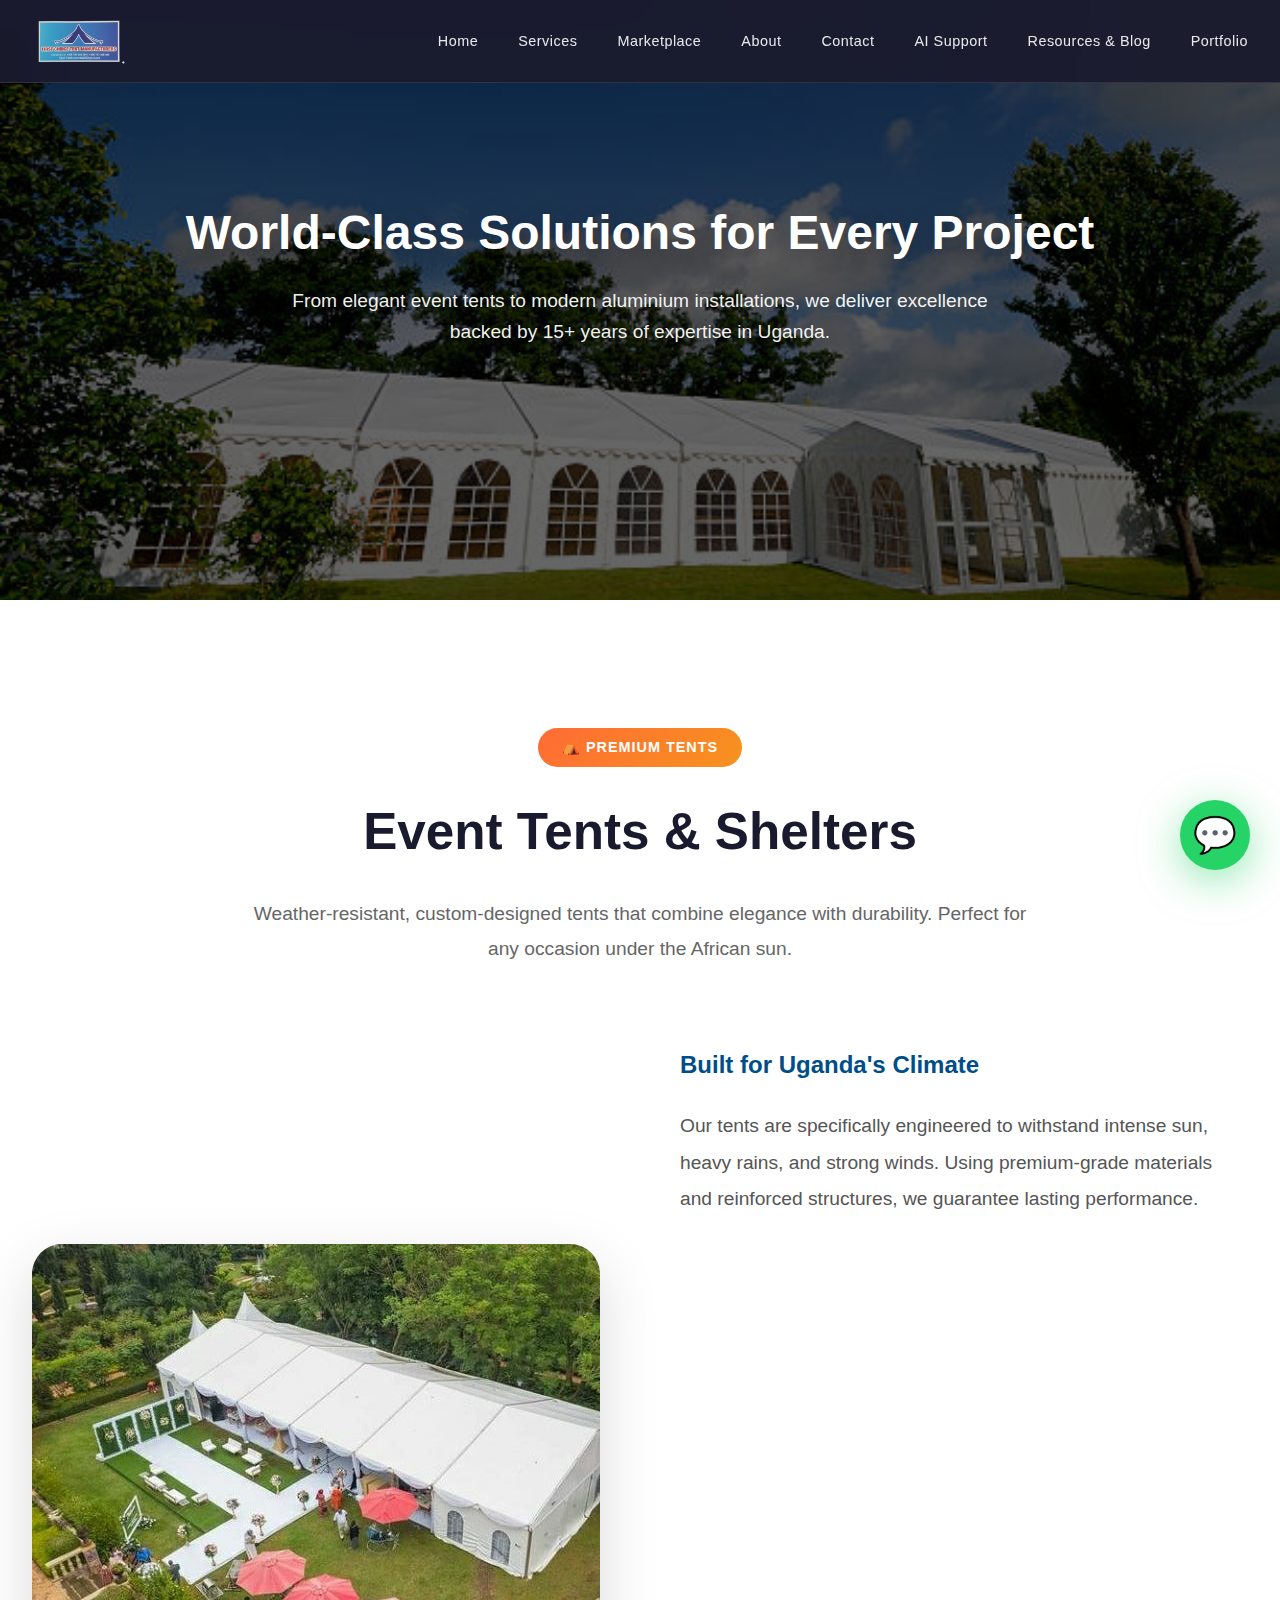
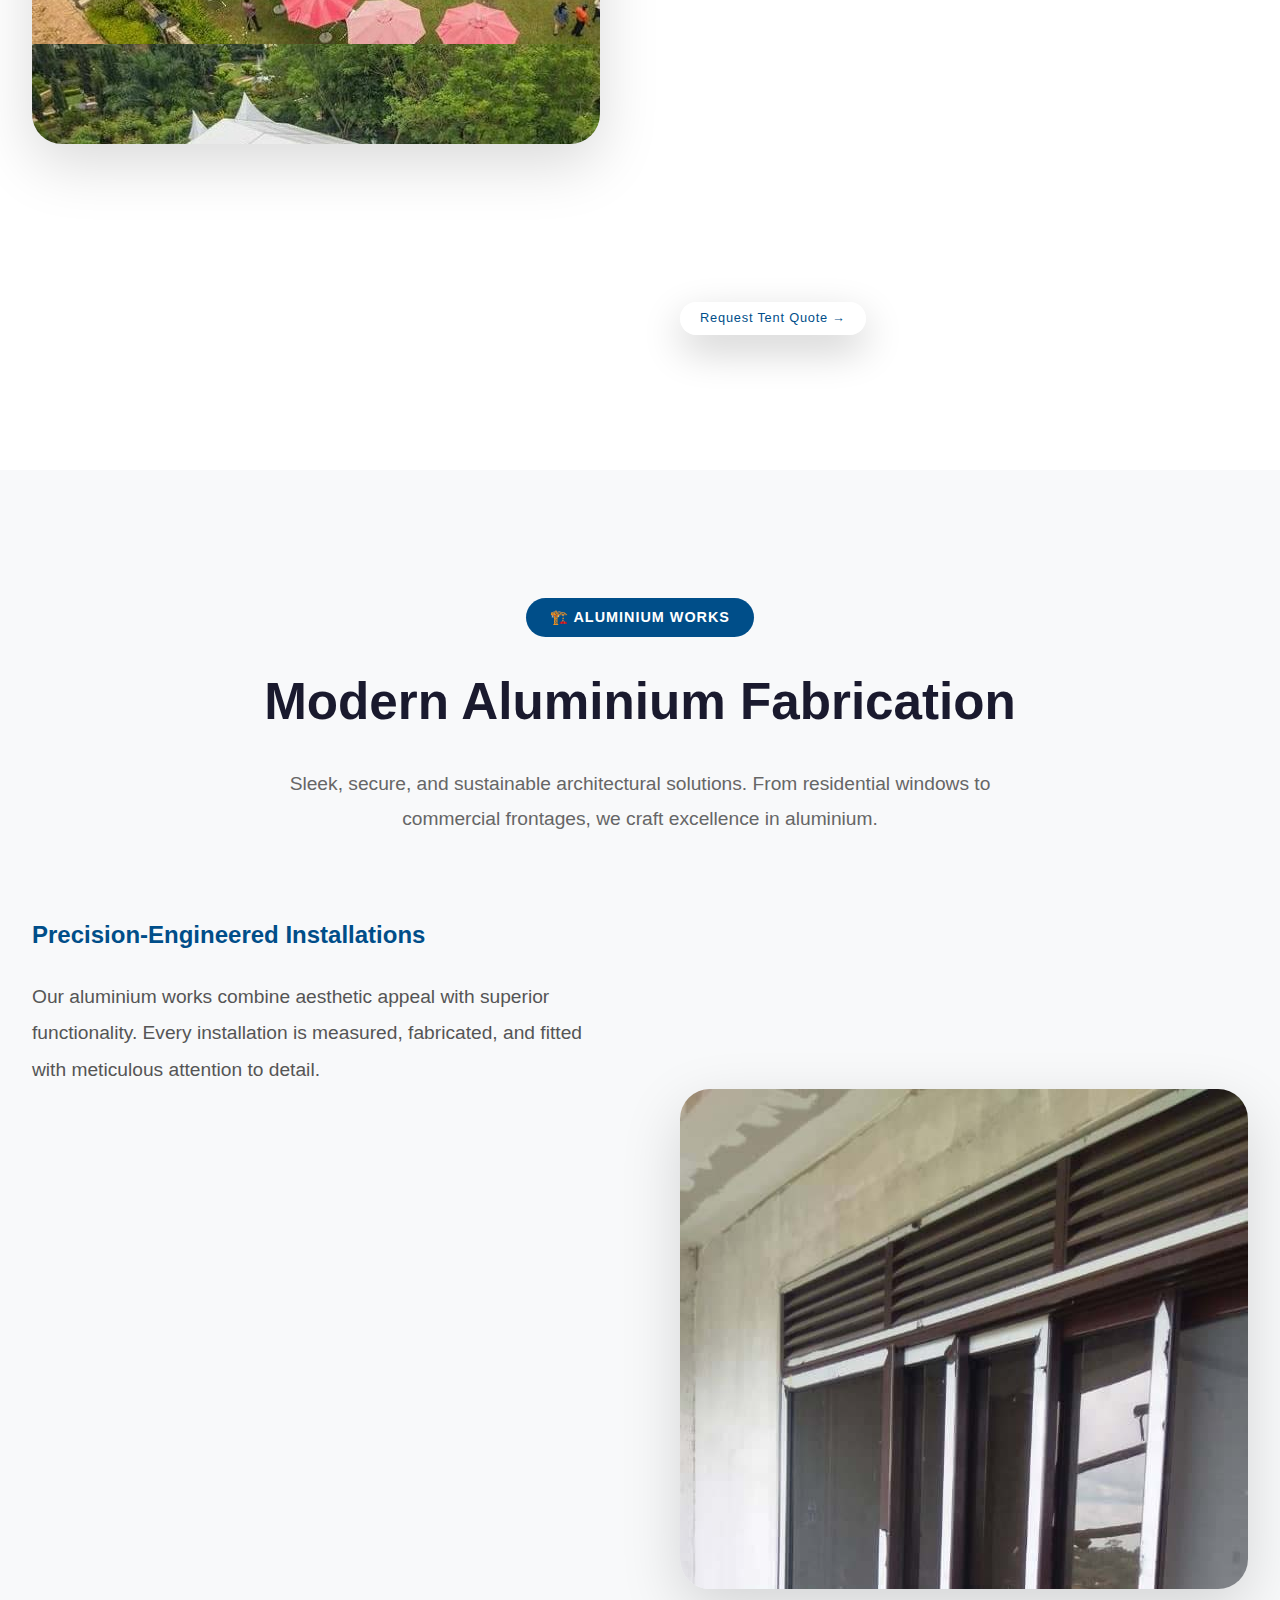
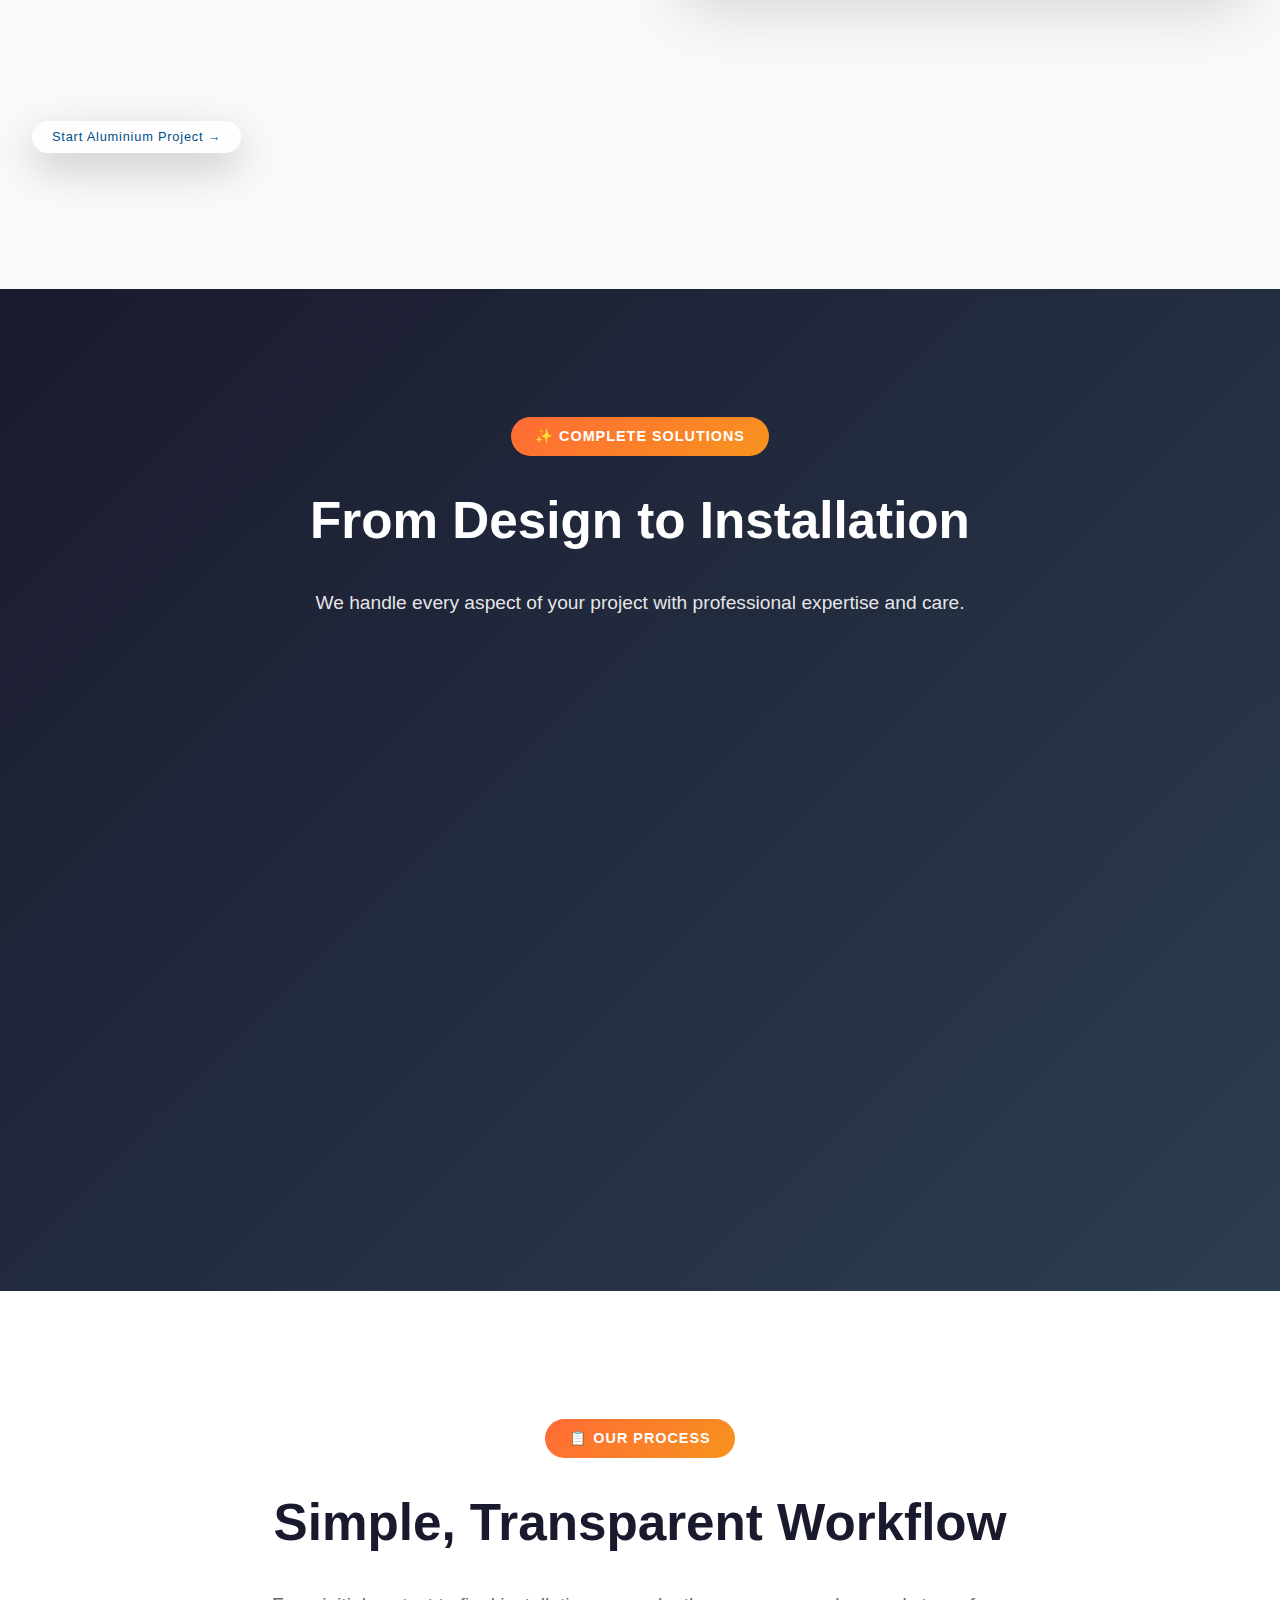
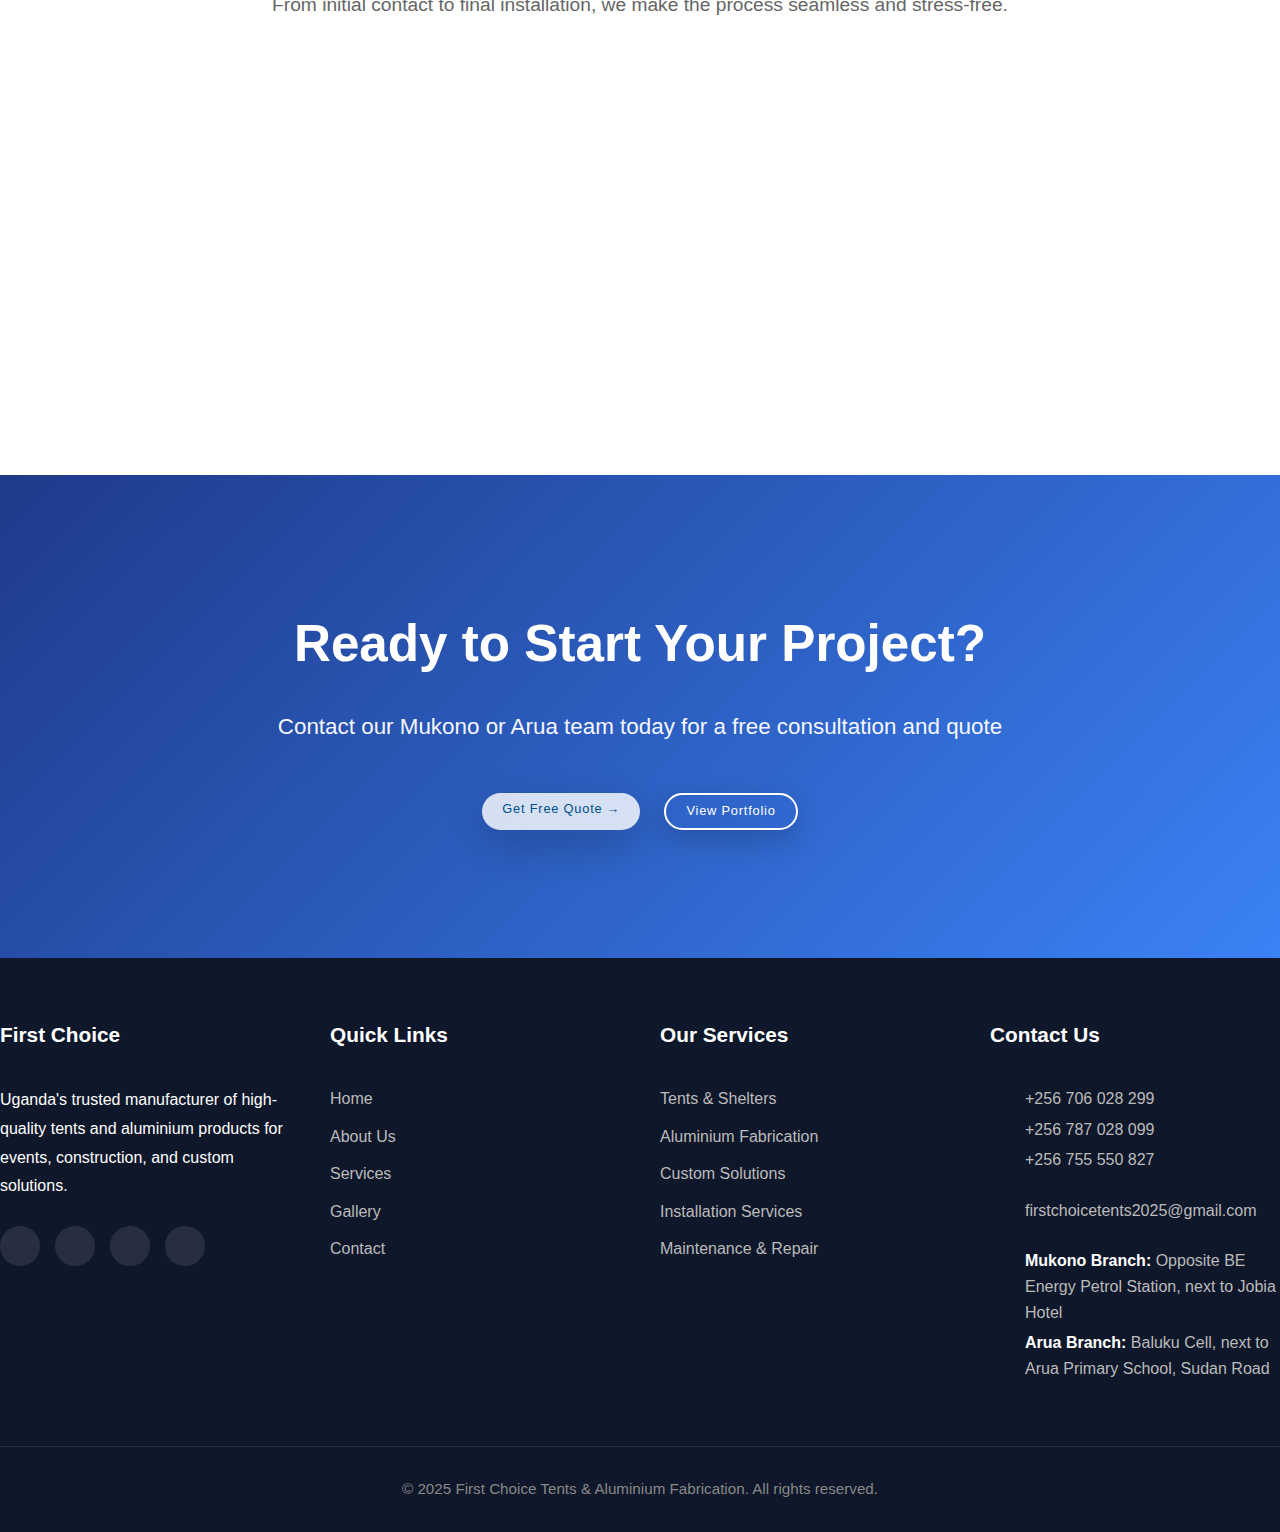
<file: services.html>
<!DOCTYPE html>
<html lang="en">
<head>
    <meta charset="UTF-8">
    <meta name="viewport" content="width=device-width, initial-scale=1.0">
    <title>Our Services | Premium Tents & Aluminium - First Choice</title>
    <link rel="stylesheet" href="styles.css">
    <style>
        * {
            margin: 0;
            padding: 0;
            box-sizing: border-box;
        }

        :root {
            --primary: #FF6B35;
            --secondary: #004E89;
            --accent: #F7931E;
            --dark: #1A1A2E;
            --light: #F8F9FA;
            --text: #2C3E50;
        }

        body {
            font-family: -apple-system, BlinkMacSystemFont, 'Segoe UI', Roboto, 'Helvetica Neue', Arial, sans-serif;
            line-height: 1.6;
            color: var(--text);
            overflow-x: hidden;
        }

        /* Navigation */
        

        /* Hero Header */
       .page-hero {
    /* 1. Use a linear gradient for the semi-transparent black overlay (rgba(0,0,0, 0.6)) */
    /* AND the background image. The gradient comes first to layer on top. */
    background-image: 
        linear-gradient(
            rgba(0, 0, 0, 0.6), /* Start of overlay (adjust 0.6 for darkness: 0.1 is light, 0.9 is very dark) */
            rgba(0, 0, 0, 0.6)  /* End of overlay */
        ),
        url('Pick13.jpg'); /* 2. Image URL goes after the gradient */
    
    /* 3. Standard background properties */
    background-size: cover; 
    background-position: center center; 
    background-repeat: no-repeat;
    
    /* 4. Ensure it has a good size */
    min-height: 600px; /* Adjust this value as needed */
}

        /* Service Focus Sections */
        .service-focus {
            padding: 8rem 2rem;
            position: relative;
        }

        .service-focus:nth-child(even) {
            background: var(--light);
        }

        .container {
            max-width: 1400px;
            margin: 0 auto;
        }

        .service-header {
            text-align: center;
            margin-bottom: 5rem;
        }

        .service-label {
            display: inline-block;
            padding: 0.5rem 1.5rem;
            background: linear-gradient(135deg, var(--primary), var(--accent));
            color: white;
            border-radius: 50px;
            font-size: 0.9rem;
            font-weight: 600;
            margin-bottom: 1.5rem;
            letter-spacing: 1px;
        }

        .service-title {
            font-size: clamp(2.5rem, 4vw, 3.5rem);
            font-weight: 800;
            color: var(--dark);
            margin-bottom: 1.5rem;
        }

        .service-subtitle {
            font-size: 1.2rem;
            color: #666;
            max-width: 800px;
            margin: 0 auto;
            line-height: 1.8;
        }

        /* Service Grid Layout */
        .service-grid {
            display: grid;
            grid-template-columns: 1fr 1fr;
            gap: 5rem;
            align-items: center;
            margin-top: 4rem;
            background-size: cover; /* fills container */
  background-position: center center;
  background-repeat: no-repeat;
  transform: scale(1); /* no zoom */
  transition: all 0.5s ease;
        }

        .service-focus:nth-child(even) .service-grid {
            direction: rtl;
        }

        .service-focus:nth-child(even) .service-content {
            direction: ltr;
        }

        .service-visual {
            position: relative;
            height: 500px;
            border-radius: 30px;
            overflow: hidden;
            box-shadow: 0 20px 60px rgba(0, 0, 0, 0.15);
            background: linear-gradient(135deg, var(--primary), var(--accent));
            display: flex;
            align-items: center;
            justify-content: center;
            color: white;
            font-size: 1.2rem;
            font-weight: 600;
            transition: transform 0.5s ease;
        }

        .service-visual:hover {
            transform: scale(1.03);
        }

        .service-visual::before {
            content: '';
            position: absolute;
            top: 0;
            left: 0;
            right: 0;
            bottom: 0;
              }

        .service-content h3 {
            font-size: 1.5rem;
            color: var(--secondary);
            margin-bottom: 1.5rem;
            font-weight: 700;
        }

        .service-content p {
            font-size: clamp(1rem, 1.5vw, 1.3rem);
            color: #555;
            line-height: 1.9;
            margin-bottom: 2rem;
        }

        /* Feature List */
        .feature-list {
            list-style: none;
            display: grid;
            gap: 1.5rem;
            margin: 2.5rem 0;
        }

        .feature-item {
            display: flex;
            align-items: flex-start;
            gap: 1rem;
            padding: 1.5rem;
            background: white;
            border-radius: 15px;
            box-shadow: 0 5px 20px rgba(0, 0, 0, 0.05);
            transition: all 0.3s ease;
        }

        .service-focus:nth-child(even) .feature-item {
            background: rgba(255, 255, 255, 0.7);
        }

        .feature-item:hover {
            transform: translateX(10px);
            box-shadow: 0 8px 30px rgba(0, 0, 0, 0.1);
        }

        .feature-icon {
            font-size: 2rem;
            flex-shrink: 0;
        }

        .feature-text h4 {
            font-size: 1.01rem;
            color: var(--dark);
            margin-bottom: 0.5rem;
            font-weight: 600;
        }

        .feature-text p {
            font-size: 1rem;
            color: #666;
            margin: 0;
            line-height: 1.6;
        }

        /* CTA Button */

        .btn-secondary {
            background: transparent;
            color: var(--secondary);
            border: 2px solid var(--secondary);
        }

        .btn-secondary:hover {
            background: var(--secondary);
            color: white;
            transform: translateY(-3px);
        }

        /* Additional Services Grid */
        .additional-services {
            padding: 8rem 2rem;
            background: linear-gradient(135deg, var(--dark) 0%, #2c3e50 100%);
            color: white;
        }

        .services-cards {
            display: grid;
            grid-template-columns: repeat(auto-fit, minmax(320px, 1fr));
            gap: 2.5rem;
            margin-top: 4rem;
        }

        .service-card {
            background: rgba(255, 255, 255, 0.1);
            backdrop-filter: blur(20px);
            border: 1px solid rgba(255, 255, 255, 0.2);
            border-radius: 25px;
            padding: 3rem;
            transition: all 0.5s ease;
            position: relative;
            overflow: hidden;
        }

        .service-card::before {
            content: '';
            position: absolute;
            top: 0;
            left: 0;
            width: 100%;
            height: 5px;
            background: linear-gradient(90deg, var(--primary), var(--accent));
            transform: scaleX(0);
            transition: transform 0.5s ease;
        }

        .service-card:hover {
            transform: translateY(-10px);
            background: rgba(255, 255, 255, 0.15);
        }

        .service-card:hover::before {
            transform: scaleX(1);
        }

        .service-card-icon {
            font-size: 3.5rem;
            margin-bottom: 1.5rem;
            display: inline-block;
        }

        .service-card h3 {
            font-size: 1.8rem;
            margin-bottom: 1rem;
            font-weight: 700;
        }

        .service-card p {
            font-size: 1.05rem;
            opacity: 0.9;
            line-height: 1.8;
            margin-bottom: 1.5rem;
        }

        .service-card .highlight {
            color: var(--accent);
            font-weight: 600;
            font-size: 1.1rem;
        }

        /* Process Section */
        .process-section {
            padding: 8rem 2rem;
            background: white;
        }

        .process-grid {
            display: grid;
            grid-template-columns: repeat(auto-fit, minmax(250px, 1fr));
            gap: 3rem;
            margin-top: 4rem;
        }

        .process-step {
            text-align: center;
            position: relative;
        }

        .step-number {
            width: 80px;
            height: 80px;
            background: linear-gradient(135deg, var(--primary), var(--accent));
            border-radius: 50%;
            display: flex;
            align-items: center;
            justify-content: center;
            font-size: 2rem;
            font-weight: 800;
            color: white;
            margin: 0 auto 1.5rem;
            box-shadow: 0 10px 30px rgba(255, 107, 53, 0.3);
        }

        .process-step h3 {
            font-size: 1.5rem;
            color: var(--secondary);
            margin-bottom: 1rem;
            font-weight: 700;
        }

        .process-step p {
            color: #666;
            line-height: 1.8;
        }

        /* Final CTA */
        .final-cta {
            padding: 8rem 2rem;
            background: linear-gradient(135deg, #1e3a8a 0%, #3b82f6 100%);
            text-align: center;
            color: white;
        }

        .final-cta h2 {
            font-size: clamp(2rem, 4vw, 3.5rem);
            margin-bottom: 1.5rem;
            font-weight: 800;
        }

        .final-cta p {
            font-size: 1.4rem;
            margin-bottom: 3rem;
            opacity: 0.95;
        }

        .cta-buttons {
            display: flex;
            gap: 1.5rem;
            justify-content: center;
            flex-wrap: wrap;
        }

        /* WhatsApp Float */
        .whatsapp-float {
            position: fixed;
            bottom: 30px;
            right: 30px;
            width: 70px;
            height: 70px;
            background: #25D366;
            border-radius: 50%;
            display: flex;
            align-items: center;
            justify-content: center;
            font-size: 2.2rem;
            color: white;
            box-shadow: 0 10px 40px rgba(37, 211, 102, 0.5);
            z-index: 999;
            text-decoration: none;
            animation: pulse 2s infinite;
        }

        @keyframes pulse {
            0%, 100% { transform: scale(1); }
            50% { transform: scale(1.1); }
        }

        /* Footer */
      

        /* Responsive */
        @media (max-width: 968px) {
            .service-grid {
                grid-template-columns: 1fr;
                gap: 3rem;
            }

            .service-focus:nth-child(even) .service-grid {
                direction: ltr;
            }

            .service-visual {
                height: 350px;
            }

            .nav-links {
                display: none;
                position: absolute;
                top: 100%;
                left: 0;
                width: 100%;
                background: rgba(26, 26, 46, 0.98);
                backdrop-filter: blur(20px);
                flex-direction: column;
                padding: 2rem;
                gap: 1.5rem;
            }

            .nav-links.show {
                display: flex;
            }

            .mobile-menu {
                display: block;
            }

            .page-hero {
                padding: 10rem 1.5rem 6rem;
            }

            .service-focus {
                padding: 5rem 1.5rem;
            }
        }
    </style>
</head>
<body>
      <nav id="navbar">
    <div class="nav-container">
        <a href="index.html" class="logo">
            <img src="logo1.png" alt="First Choice & aluminium Fabrication Logo" class="logo-image">
        </a>
        <ul class="nav-links" id="navLinks">
            <li><a href="index.html">Home</a></li>
            <li><a href="services.html">Services</a></li>
            <li><a href="market.html">Marketplace</a></li>
            <li><a href="about.html">About</a></li>
            <li><a href="contact.html">Contact</a></li>
            <li><a href="support.html">AI Support</a></li>
            <li><a href="resources.html">Resources & Blog</a></li>
            <li><a href="Portfolio.html">Portfolio</a></li>
        </ul>
        <div class="mobile-menu" id="mobileMenu">☰</div>
    </div>
</nav>

    <header class="page-hero">
        <div class="hero-content">
            <h1>World-Class Solutions for Every Project</h1>
            <p>From elegant event tents to modern aluminium installations, we deliver excellence backed by 15+ years of expertise in Uganda.</p>
        </div>
    </header>

    <!-- Tents Section -->
    <section class="service-focus" id="tents">
        <div class="container">
            <div class="service-header">
                <span class="service-label">⛺ PREMIUM TENTS</span>
                <h2 class="service-title">Event Tents & Shelters</h2>
                <p class="service-subtitle">Weather-resistant, custom-designed tents that combine elegance with durability. Perfect for any occasion under the African sun.</p>
            </div>

            <div class="service-grid">
                <div class="service-visual" style="    background-image: 
        url('Home68.jpg'); ">
    
          
                </div>
                
                <div class="service-content">
                    <h3>Built for Uganda's Climate</h3>
                    <p>Our tents are specifically engineered to withstand intense sun, heavy rains, and strong winds. Using premium-grade materials and reinforced structures, we guarantee lasting performance.</p>

                    <ul class="feature-list">
                        <li class="feature-item">
                            <div class="feature-icon">💒</div>
                            <div class="feature-text">
                                <h4>Wedding & Event Marquees</h4>
                                <p>Elegant, spacious designs with customizable interiors for unforgettable celebrations</p>
                            </div>
                        </li>
                        <li class="feature-item">
                            <div class="feature-icon">🚗</div>
                            <div class="feature-text">
                                <h4>Car Parking Structures</h4>
                                <p>Durable shade solutions protecting vehicles from harsh weather elements</p>
                            </div>
                        </li>
                        <li class="feature-item">
                            <div class="feature-icon">🚛</div>
                            <div class="feature-text">
                                <h4>Truck Covers & Tarpaulins</h4>
                                <p>Heavy-duty, waterproof covers for logistics and transportation fleets</p>
                            </div>
                        </li>
                        <li class="feature-item">
                            <div class="feature-icon">🍺</div>
                            <div class="feature-text">
                                <h4>Bar Shades & Canopies</h4>
                                <p>Custom-branded outdoor structures for restaurants and entertainment venues</p>
                            </div>
                        </li>
                    </ul>

                    <a href="contact.html?type=tent" class="btn btn-primary">Request Tent Quote →</a>
                </div>
            </div>
        </div>
    </section>

    <!-- Aluminium Section -->
    <section class="service-focus" id="aluminium">
        <div class="container">
            <div class="service-header">
                <span class="service-label" style="background: var(--secondary);">🏗️ ALUMINIUM WORKS</span>
                <h2 class="service-title">Modern Aluminium Fabrication</h2>
                <p class="service-subtitle">Sleek, secure, and sustainable architectural solutions. From residential windows to commercial frontages, we craft excellence in aluminium.</p>
            </div>

            <div class="service-grid">
                 <div class="service-visual" style="    background-image: 
        
        url('Al4.jpg');  ">      
        
                </div>
                
                <div class="service-content">
                    <h3>Precision-Engineered Installations</h3>
                    <p>Our aluminium works combine aesthetic appeal with superior functionality. Every installation is measured, fabricated, and fitted with meticulous attention to detail.</p>

                    <ul class="feature-list">
                        <li class="feature-item">
                            <div class="feature-icon">🚪</div>
                            <div class="feature-text">
                                <h4>Aluminium Doors & Windows</h4>
                                <p>Energy-efficient, secure, and stylish openings for modern buildings</p>
                            </div>
                        </li>
                        <li class="feature-item">
                            <div class="feature-icon">🏢</div>
                            <div class="feature-text">
                                <h4>Glass Partitions & Fittings</h4>
                                <p>Create bright, open spaces with our frameless glass systems</p>
                            </div>
                        </li>
                        <li class="feature-item">
                            <div class="feature-icon">🏪</div>
                            <div class="feature-text">
                                <h4>Shop & Office Fronts</h4>
                                <p>Professional facades that enhance your brand visibility and security</p>
                            </div>
                        </li>
                        <li class="feature-item">
                            <div class="feature-icon">🛡️</div>
                            <div class="feature-text">
                                <h4>Custom Security Structures</h4>
                                <p>Reinforced grilles, barriers, and protective installations</p>
                            </div>
                        </li>
                    </ul>

                    <a href="contact.html?type=aluminium" class="btn btn-primary">Start Aluminium Project →</a>
                </div>
            </div>
        </div>
    </section>

    <!-- Additional Services -->
    <section class="additional-services">
        <div class="container">
            <div class="service-header">
                <span class="service-label">✨ COMPLETE SOLUTIONS</span>
                <h2 class="service-title" style="color: white;">From Design to Installation</h2>
                <p class="service-subtitle" style="color: rgba(255,255,255,0.9);">We handle every aspect of your project with professional expertise and care.</p>
            </div>

            <div class="services-cards">
                <div class="service-card">
                    <div class="service-card-icon">🎨</div>
                    <h3>Custom Design</h3>
                    <p>Collaborative design process tailored to your exact specifications, budget, and aesthetic vision.</p>
                    <span class="highlight">Free Consultation Available</span>
                </div>

                <div class="service-card">
                    <div class="service-card-icon">🔧</div>
                    <h3>Professional Installation</h3>
                    <p>Expert technical teams ensure safe, precise, and timely installation across Uganda.</p>
                    <span class="highlight">Nationwide Coverage</span>
                </div>

                <div class="service-card">
                    <div class="service-card-icon">🛡️</div>
                    <h3>Quality Guarantee</h3>
                    <p>All products backed by comprehensive warranties and ongoing maintenance support.</p>
                    <span class="highlight">1-10 Year Warranties</span>
                </div>
            </div>
        </div>
    </section>

    <!-- Process Section -->
    <section class="process-section">
        <div class="container">
            <div class="service-header">
                <span class="service-label">📋 OUR PROCESS</span>
                <h2 class="service-title">Simple, Transparent Workflow</h2>
                <p class="service-subtitle">From initial contact to final installation, we make the process seamless and stress-free.</p>
            </div>

            <div class="process-grid">
                <div class="process-step">
                    <div class="step-number">1</div>
                    <h3>Consultation</h3>
                    <p>Share your vision. We listen, advise, and provide expert recommendations.</p>
                </div>

                <div class="process-step">
                    <div class="step-number">2</div>
                    <h3>Quote & Design</h3>
                    <p>Receive detailed pricing and custom design proposals within 24-48 hours.</p>
                </div>

                <div class="process-step">
                    <div class="step-number">3</div>
                    <h3>Fabrication</h3>
                    <p>Our skilled team manufactures your product using premium materials.</p>
                </div>

                <div class="process-step">
                    <div class="step-number">4</div>
                    <h3>Installation</h3>
                    <p>Professional setup with quality checks and customer satisfaction guarantee.</p>
                </div>
            </div>
        </div>
    </section>

    <!-- Final CTA -->
    <section class="final-cta">
        <div class="container">
            <h2>Ready to Start Your Project?</h2>
            <p>Contact our Mukono or Arua team today for a free consultation and quote</p>
            <div class="cta-buttons">
                <a href="contact.html" class="btn btn-primary">Get Free Quote →</a>
                <a href="portfolio.html" class="btn btn-secondary" style="border-color: white; color: white;">View Portfolio</a>
            </div>
        </div>
    </section>
    <!-- Footer -->
      <!-- Footer -->
    <footer>
        <div class="container">
            <div class="footer-content">
                <div class="footer-col footer-about">
                    <h3>First Choice</h3>
                    <p>Uganda's trusted manufacturer of high-quality tents and aluminium products for events, construction, and custom solutions.</p>
                    <div class="social-links">
                        <a href="#" aria-label="Facebook"><i class="fab fa-facebook-f"></i></a>
                        <a href="#" aria-label="Instagram"><i class="fab fa-instagram"></i></a>
                        <a href="#" aria-label="Twitter"><i class="fab fa-twitter"></i></a>
                        <a href="#" aria-label="WhatsApp"><i class="fab fa-whatsapp"></i></a>
                    </div>
                </div>
                
                <div class="footer-col">
                    <h3>Quick Links</h3>
                    <ul class="footer-links">
                        <li><a href="index.html">Home</a></li>
                        <li><a href="about.html">About Us</a></li>
                        <li><a href="services.html">Services</a></li>
                        <li><a href="gallery.html">Gallery</a></li>
                        <li><a href="contact.html">Contact</a></li>
                    </ul>
                </div>
                
                <div class="footer-col">
                    <h3>Our Services</h3>
                    <ul class="footer-links">
                        <li><a href="portfolio.html">Tents & Shelters</a></li>
                        <li><a href="fabricationsblog.html">Aluminium Fabrication</a></li>
                        <li><a href="contact">Custom Solutions</a></li>
                        <li><a href="support.html">Installation Services</a></li>
                        <li><a href="support.html">Maintenance & Repair</a></li>
                    </ul>
                </div>
                
                <div class="footer-col">
                    <h3>Contact Us</h3>
                    <ul class="footer-contact">
                        <li>
                            <i class="fas fa-phone"></i>
                            <div>
                                <p>+256 706 028 299</p>
                                <p>+256 787 028 099</p>
                                <p>+256 755 550 827</p>
                            </div>
                        </li>
                        <li>
                            <i class="fas fa-envelope"></i>
                            <div>
                                <p>firstchoicetents2025@gmail.com</p>
                            </div>
                        </li>
                        <li>
                            <i class="fas fa-map-marker-alt"></i>
                            <div>
                                <p><strong>Mukono Branch:</strong> Opposite BE Energy Petrol Station, next to Jobia Hotel</p>
                                <p><strong>Arua Branch:</strong> Baluku Cell, next to Arua Primary School, Sudan Road</p>
                            </div>
                        </li>
                    </ul>
                </div>
            </div>
            
            <div class="footer-bottom">
                <p>&copy; 2025 First Choice Tents & Aluminium Fabrication. All rights reserved.</p>
            </div>
        </div>
    </footer>
 

    <a href="https://wa.me/256706028299" class="whatsapp-float" target="_blank">💬</a>

    <script>
        // Mobile menu
        const mobileMenu = document.getElementById('mobileMenu');
        const navLinks = document.getElementById('navLinks');
        
        mobileMenu.addEventListener('click', () => {
            navLinks.classList.toggle('show');
        });

        // Smooth scroll
        document.querySelectorAll('a[href^="#"]').forEach(anchor => {
            anchor.addEventListener('click', function (e) {
                e.preventDefault();
                const target = document.querySelector(this.getAttribute('href'));
                if (target) {
                    target.scrollIntoView({ behavior: 'smooth', block: 'start' });
                    navLinks.classList.remove('show');
                }
            });
        });

        // Scroll animations
        const observerOptions = {
            threshold: 0.1,
            rootMargin: '0px 0px -100px 0px'
        };

        const observer = new IntersectionObserver((entries) => {
            entries.forEach(entry => {
                if (entry.isIntersecting) {
                    entry.target.style.opacity = '1';
                    entry.target.style.transform = 'translateY(0)';
                }
            });
        }, observerOptions);

        document.querySelectorAll('.feature-item, .service-card, .process-step').forEach(el => {
            el.style.opacity = '0';
            el.style.transform = 'translateY(30px)';
            el.style.transition = 'all 0.6s ease';
            observer.observe(el);
        });
    </script>
</body>
</html>
</file>
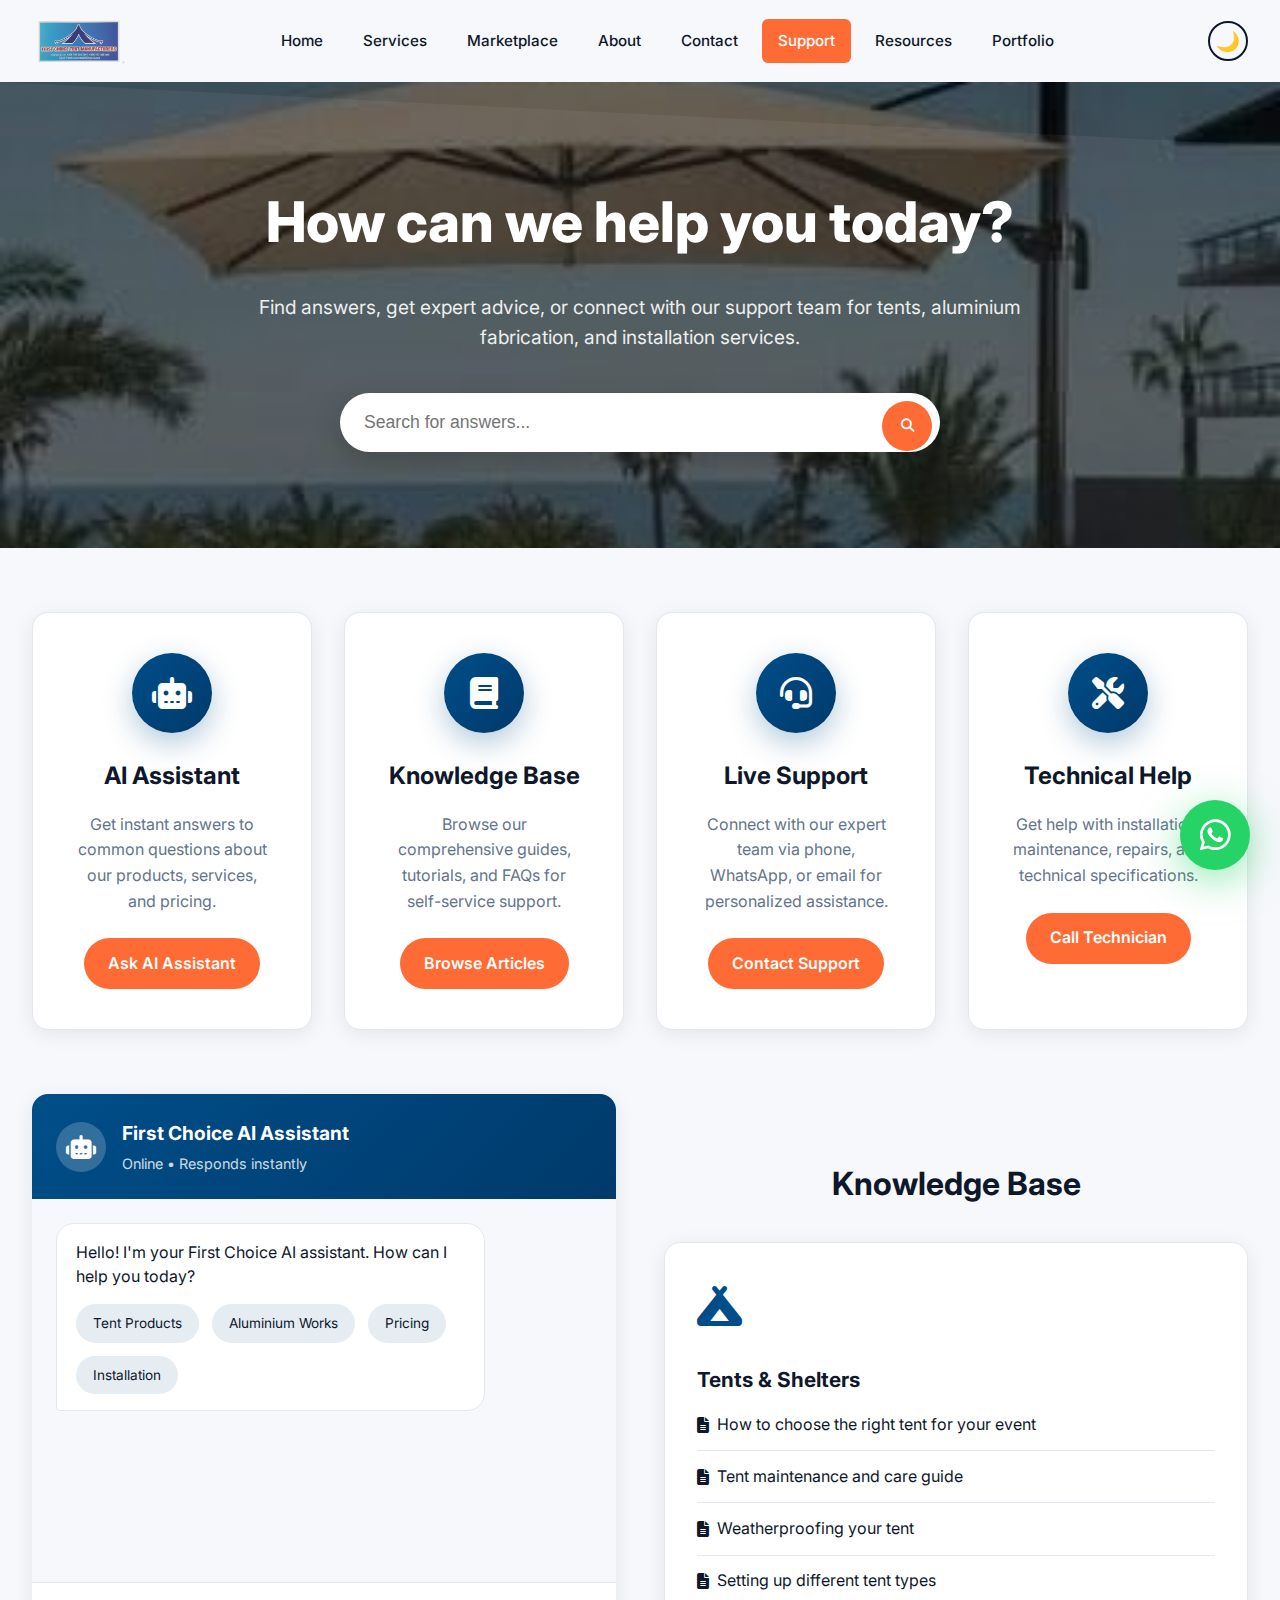
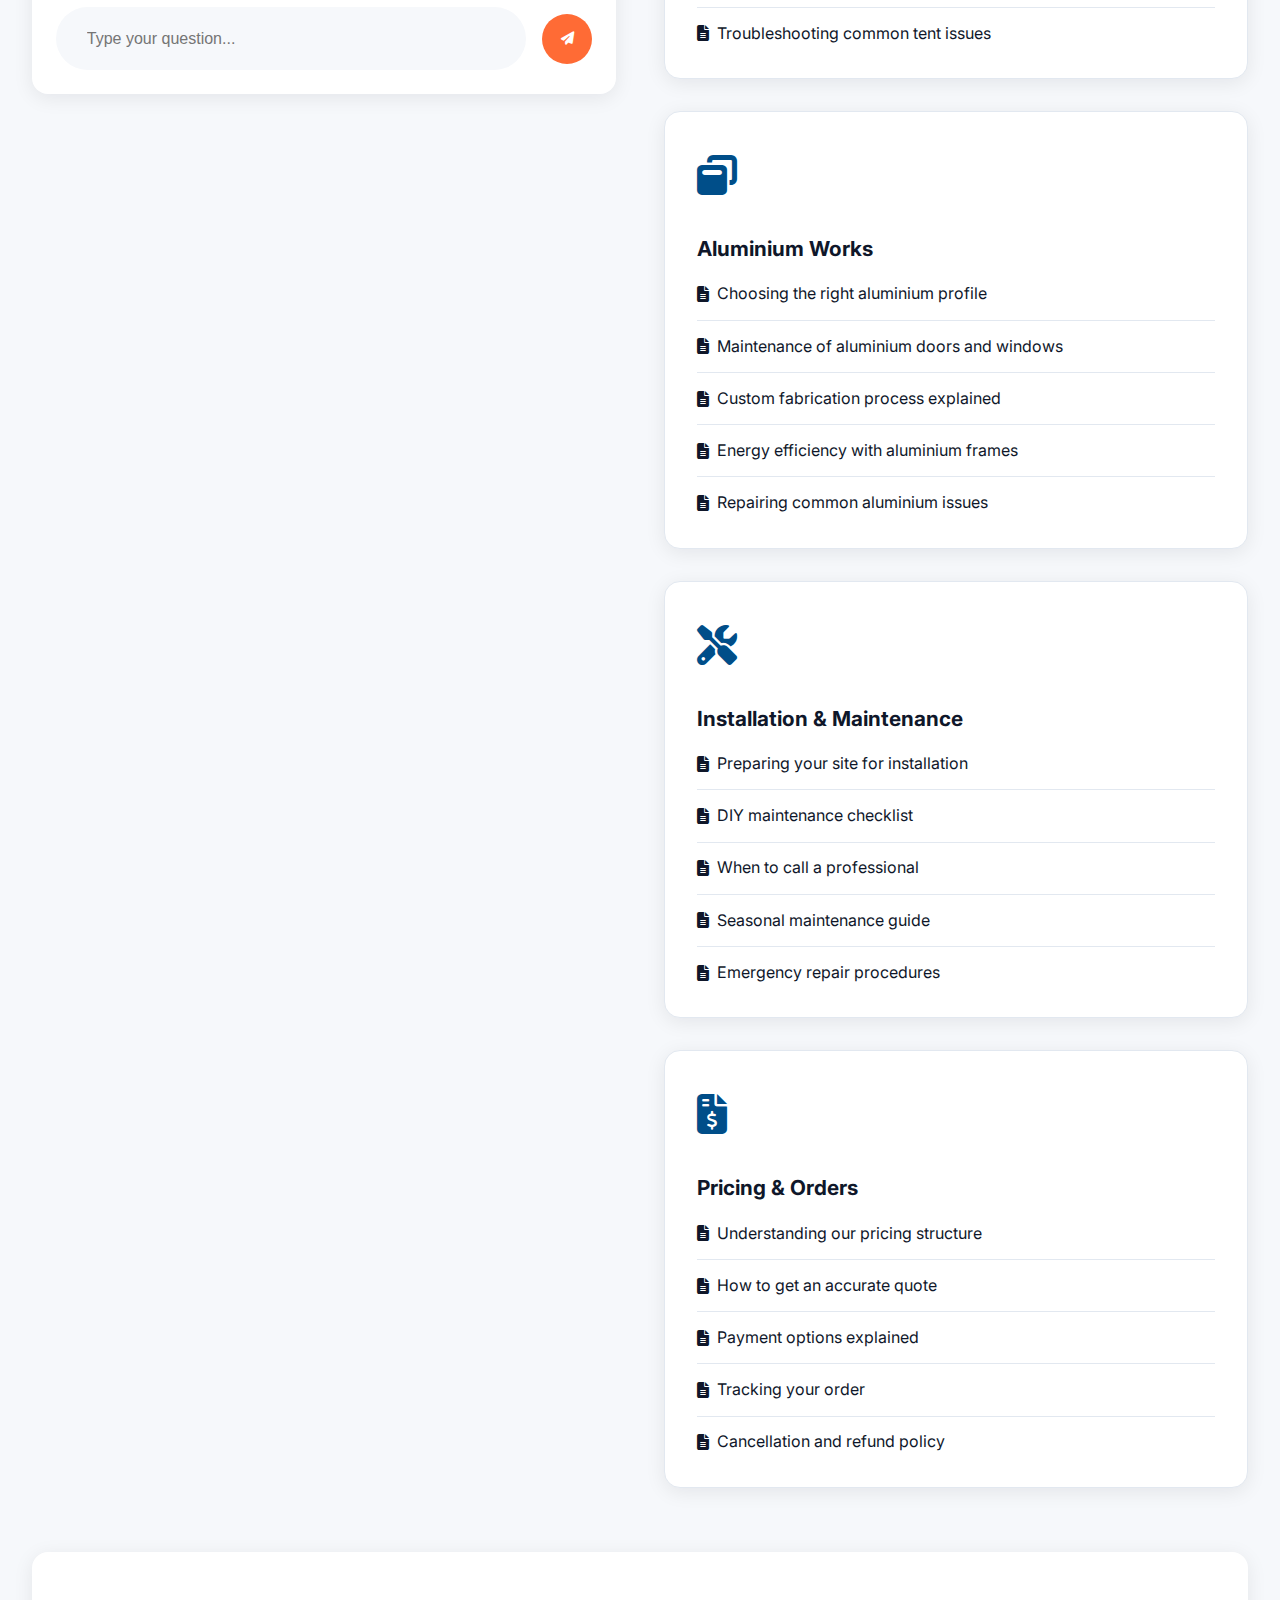
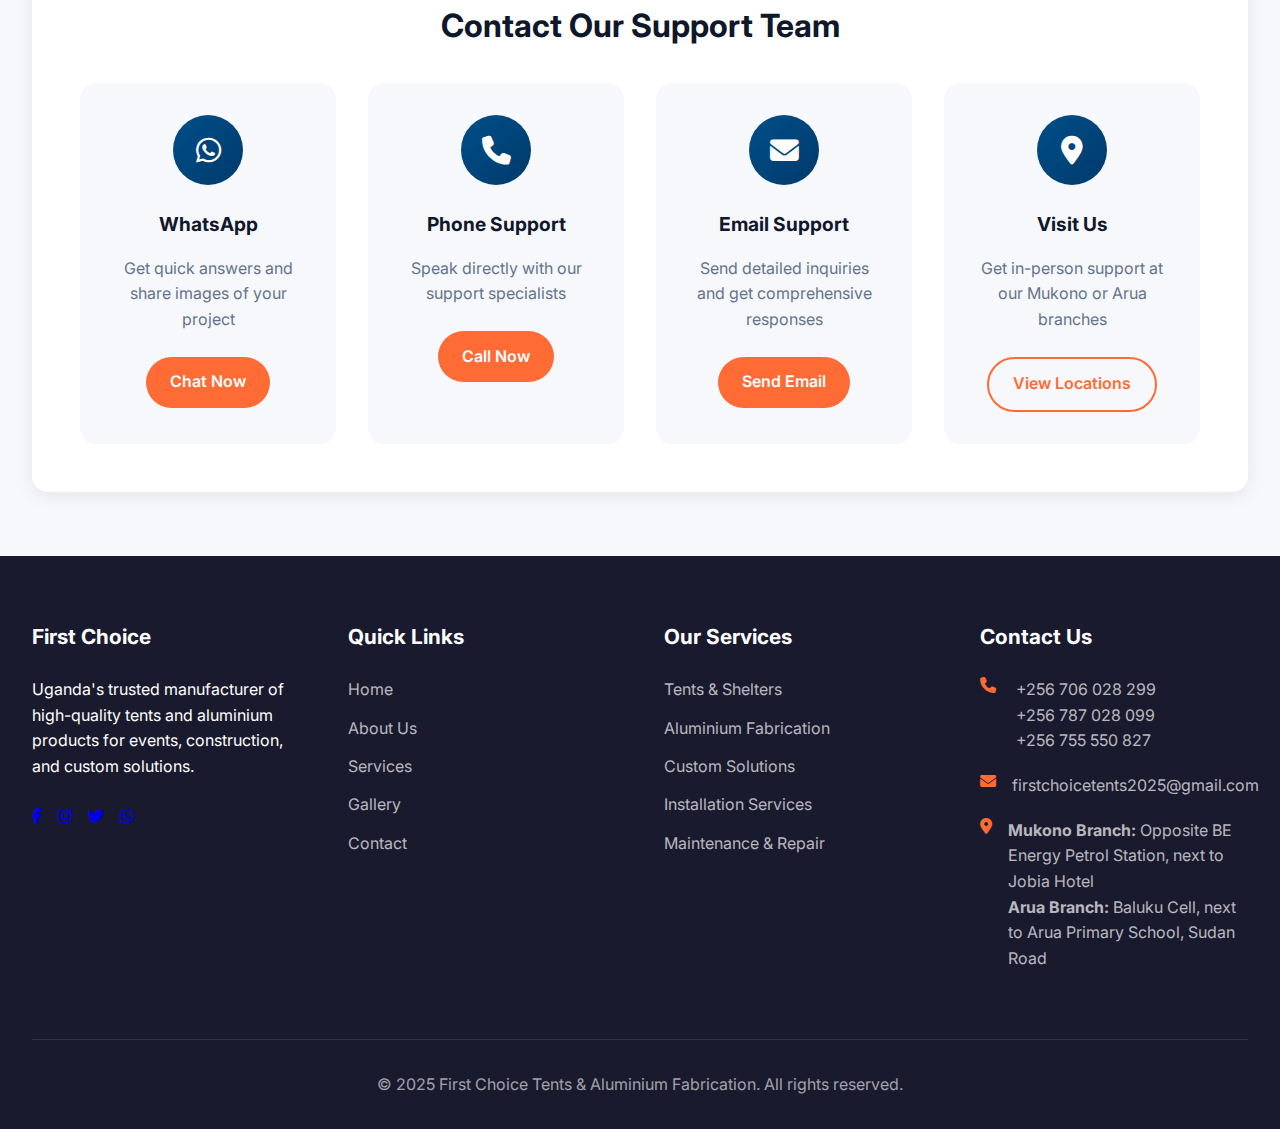
<file: support.html>
<!DOCTYPE html>
<html lang="en">
<head>
    <meta charset="UTF-8">
    <meta name="viewport" content="width=device-width, initial-scale=1.0">
    <title>Support Center | First Choice Tents & Aluminium</title>
    <meta name="description" content="Get expert support for tents, aluminium fabrication, installation, and maintenance. 24/7 assistance available.">
    <link rel="preconnect" href="https://fonts.googleapis.com">
    <link rel="preconnect" href="https://fonts.gstatic.com" crossorigin>
    <link href="https://fonts.googleapis.com/css2?family=Inter:wght@300;400;500;600;700;800&display=swap" rel="stylesheet">
    <link rel="stylesheet" href="https://cdnjs.cloudflare.com/ajax/libs/font-awesome/6.4.0/css/all.min.css">
    
    <style>
        :root {
            --primary: #004E89;
            --primary-dark: #003A6B;
            --secondary: #FF6B35;
            --accent: #F7931E;
            --success: #10B981;
            --warning: #F59E0B;
            --error: #EF4444;
            --dark: #1A1A2E;
            --light: #F8F9FA;
            --text: #0F172A;
            --text-light: #64748B;
            --border: #E2E8F0;
            --card-bg: #FFFFFF;
            --bg: #F6F8FB;
            --radius: 16px;
            --shadow: 0 4px 20px rgba(2, 6, 23, 0.08);
            --shadow-lg: 0 10px 40px rgba(0, 0, 0, 0.12);
            --transition: all 0.3s ease;
        }

        [data-theme="dark"] {
            --primary: #3B82F6;
            --primary-dark: #1D4ED8;
            --secondary: #F97316;
            --accent: #F59E0B;
            --dark: #0F172A;
            --light: #1E293B;
            --text: #F1F5F9;
            --text-light: #94A3B8;
            --border: #334155;
            --card-bg: #1E293B;
            --bg: #0F172A;
            --shadow: 0 4px 20px rgba(0, 0, 0, 0.4);
            --shadow-lg: 0 10px 40px rgba(0, 0, 0, 0.5);
        }

        * {
            margin: 0;
            padding: 0;
            box-sizing: border-box;
        }

        body {
            font-family: 'Inter', system-ui, -apple-system, sans-serif;
            background: var(--bg);
            color: var(--text);
            line-height: 1.6;
            -webkit-font-smoothing: antialiased;
            transition: background-color 0.3s ease;
        }

        /* Enhanced Header */
       
        [data-theme="dark"] #navbar {
            background: rgba(30, 41, 59, 0.95);
            box-shadow: 0 2px 10px rgba(0, 0, 0, 0.5);
        }

        .nav-container {
            max-width: 1400px;
            margin: 0 auto;
            padding: 1rem 2rem;
            display: flex;
            align-items: center;
            justify-content: space-between;
            gap: 2rem;
        }

        .logo {
            display: flex;
            align-items: center;
            text-decoration: none;
            flex-shrink: 0;
        }

        .logo-image {
            height: 50px;
            width: auto;
            transition: transform 0.3s ease;
        }

        .logo:hover .logo-image {
            transform: scale(1.05);
        }

        .nav-links {
            display: flex;
            list-style: none;
            gap: 0.5rem;
            align-items: center;
            flex-wrap: wrap;
            flex: 1;
            justify-content: center;
        }

        .nav-links li a {
            text-decoration: none;
            color: var(--text);
            padding: 0.6rem 1rem;
            border-radius: 6px;
            font-weight: 500;
            font-size: 0.95rem;
            transition: var(--transition);
            display: block;
            white-space: nowrap;
        }

        .nav-links li a:hover {
            background: var(--secondary);
            color: white;
            transform: translateY(-2px);
        }

        .nav-links li a.active {
            background: var(--secondary);
            color: white;
        }

        .controls {
            display: flex;
            gap: 0.5rem;
            flex-shrink: 0;
        }

        .ctrl-btn {
            background: transparent;
            border: 2px solid var(--text);
            color: var(--text);
            width: 40px;
            height: 40px;
            border-radius: 50%;
            cursor: pointer;
            font-size: 1.2rem;
            display: flex;
            align-items: center;
            justify-content: center;
            transition: var(--transition);
        }

        .ctrl-btn:hover {
            background: var(--secondary);
            border-color: var(--secondary);
            color: white;
            transform: rotate(15deg) scale(1.1);
        }

        .ctrl-btn:active {
            transform: scale(0.95);
        }

        .mobile-menu {
            display: none;
            background: transparent;
            border: 2px solid var(--text);
            color: var(--text);
            width: 40px;
            height: 40px;
            border-radius: 6px;
            cursor: pointer;
            font-size: 1.5rem;
            transition: var(--transition);
            align-items: center;
            justify-content: center;
        }

        .mobile-menu:hover {
            background: var(--secondary);
            border-color: var(--secondary);
            color: white;
        }

        /* Hero Section */
        .support-hero {
            padding: 6rem 2rem;
            background-image: 
                linear-gradient(
                    rgba(0, 0, 0, 0.6),
                    rgba(0, 0, 0, 0.6)
                ),
                url('Home28.jpg');
            background-size: cover; 
            background-position: center center; 
            background-repeat: no-repeat;
            color: white;
            text-align: center;
            position: relative;
            overflow: hidden;
        }

        .support-hero::before {
            content: '';
            position: absolute;
            top: 0;
            left: 0;
            right: 0;
            bottom: 0;
            background: url('data:image/svg+xml,<svg xmlns="http://www.w3.org/2000/svg" viewBox="0 0 1000 100" fill="%23ffffff" opacity="0.05"><polygon points="0,0 1000,50 1000,100 0,100"/></svg>');
            background-size: cover;
        }

        .hero-content {
            max-width: 800px;
            margin: 0 auto;
            position: relative;
            z-index: 1;
        }

        .hero-content h1 {
            font-size: clamp(2.5rem, 5vw, 3.5rem);
            margin-bottom: 1.5rem;
            font-weight: 800;
        }

        .hero-content p {
            font-size: 1.2rem;
            margin-bottom: 2.5rem;
            opacity: 0.9;
        }

        .search-container {
            max-width: 600px;
            margin: 0 auto;
            position: relative;
        }

        .search-input {
            width: 100%;
            padding: 1.2rem 1.5rem;
            border-radius: 50px;
            border: none;
            font-size: 1.1rem;
            box-shadow: 0 10px 30px rgba(0, 0, 0, 0.2);
            transition: var(--transition);
        }

        .search-input:focus {
            outline: none;
            box-shadow: 0 15px 40px rgba(0, 0, 0, 0.3);
            transform: translateY(-2px);
        }

        .search-btn {
            position: absolute;
            right: 8px;
            top: 8px;
            background: var(--secondary);
            color: white;
            border: none;
            border-radius: 50%;
            width: 50px;
            height: 50px;
            display: flex;
            align-items: center;
            justify-content: center;
            cursor: pointer;
            transition: var(--transition);
        }

        .search-btn:hover {
            background: var(--accent);
            transform: scale(1.05);
        }

        /* Main Layout */
        .support-container {
            max-width: 1400px;
            margin: 0 auto;
            padding: 4rem 2rem;
        }

        .support-grid {
            display: grid;
            grid-template-columns: 1fr 1fr;
            gap: 3rem;
        }

        @media (max-width: 1024px) {
            .support-grid {
                grid-template-columns: 1fr;
            }
        }

        /* Support Options */
        .support-options {
            display: grid;
            grid-template-columns: repeat(auto-fit, minmax(280px, 1fr));
            gap: 2rem;
            margin-bottom: 4rem;
        }

        .support-card {
            background: var(--card-bg);
            border-radius: var(--radius);
            padding: 2.5rem;
            box-shadow: var(--shadow);
            transition: var(--transition);
            text-align: center;
            border: 1px solid var(--border);
        }

        .support-card:hover {
            transform: translateY(-10px);
            box-shadow: var(--shadow-lg);
        }

        .support-icon {
            width: 80px;
            height: 80px;
            background: linear-gradient(135deg, var(--primary), var(--primary-dark));
            border-radius: 50%;
            display: flex;
            align-items: center;
            justify-content: center;
            margin: 0 auto 1.5rem;
            font-size: 2rem;
            color: white;
            box-shadow: 0 10px 30px rgba(0, 78, 137, 0.3);
        }

        .support-card h3 {
            font-size: 1.5rem;
            margin-bottom: 1rem;
            color: var(--text);
        }

        .support-card p {
            color: var(--text-light);
            margin-bottom: 1.5rem;
        }

        .btn {
            display: inline-block;
            padding: 0.8rem 1.5rem;
            background: var(--secondary);
            color: white;
            border-radius: 50px;
            text-decoration: none;
            font-weight: 600;
            transition: var(--transition);
            border: none;
            cursor: pointer;
        }

        .btn:hover {
            background: var(--accent);
            transform: translateY(-3px);
            box-shadow: 0 10px 20px rgba(255, 107, 53, 0.3);
        }

        .btn-outline {
            background: transparent;
            border: 2px solid var(--secondary);
            color: var(--secondary);
        }

        .btn-outline:hover {
            background: var(--secondary);
            color: white;
        }

        /* AI Assistant */
        .ai-assistant {
            background: var(--card-bg);
            border-radius: var(--radius);
            box-shadow: var(--shadow);
            overflow: hidden;
            height: 600px;
            display: flex;
            flex-direction: column;
        }

        .chat-header {
            padding: 1.5rem;
            background: linear-gradient(135deg, var(--primary) 0%, var(--primary-dark) 100%);
            color: white;
            display: flex;
            align-items: center;
            gap: 1rem;
        }

        .avatar {
            width: 50px;
            height: 50px;
            background: rgba(255, 255, 255, 0.2);
            border-radius: 50%;
            display: flex;
            align-items: center;
            justify-content: center;
            font-size: 1.5rem;
        }

        .chat-info h3 {
            font-size: 1.2rem;
            margin-bottom: 0.2rem;
        }

        .chat-info p {
            font-size: 0.9rem;
            opacity: 0.8;
        }

        .chat-body {
            flex: 1;
            padding: 1.5rem;
            overflow-y: auto;
            display: flex;
            flex-direction: column;
            gap: 1rem;
            background: var(--bg);
        }

        .message {
            max-width: 80%;
            padding: 1rem 1.2rem;
            border-radius: 18px;
            line-height: 1.5;
            animation: fadeIn 0.3s ease;
        }

        @keyframes fadeIn {
            from { opacity: 0; transform: translateY(10px); }
            to { opacity: 1; transform: translateY(0); }
        }

        .message.bot {
            background: var(--card-bg);
            border: 1px solid var(--border);
            align-self: flex-start;
            border-bottom-left-radius: 4px;
        }

        .message.user {
            background: linear-gradient(135deg, var(--secondary), var(--accent));
            color: white;
            align-self: flex-end;
            border-bottom-right-radius: 4px;
        }

        .quick-actions {
            display: flex;
            flex-wrap: wrap;
            gap: 0.8rem;
            margin-top: 1rem;
        }

        .quick-chip {
            padding: 0.5rem 1rem;
            background: rgba(0, 78, 137, 0.1);
            border-radius: 20px;
            font-size: 0.85rem;
            cursor: pointer;
            transition: var(--transition);
            border: 1px solid transparent;
        }

        .quick-chip:hover {
            background: var(--primary);
            color: white;
            transform: translateY(-2px);
        }

        .chat-input {
            padding: 1.5rem;
            border-top: 1px solid var(--border);
            display: flex;
            gap: 1rem;
            align-items: center;
        }

        .input-wrapper {
            flex: 1;
            display: flex;
            align-items: center;
            background: var(--bg);
            border-radius: 50px;
            padding: 0.5rem 1rem;
            border: 2px solid transparent;
            transition: var(--transition);
        }

        .input-wrapper:focus-within {
            border-color: var(--primary);
        }

        .chat-input-field {
            flex: 1;
            border: none;
            background: transparent;
            padding: 0.8rem;
            font-size: 1rem;
            color: var(--text);
            outline: none;
        }

        .send-btn {
            background: var(--secondary);
            color: white;
            border: none;
            border-radius: 50%;
            width: 50px;
            height: 50px;
            display: flex;
            align-items: center;
            justify-content: center;
            cursor: pointer;
            transition: var(--transition);
        }

        .send-btn:hover {
            background: var(--accent);
            transform: scale(1.05);
        }

        /* Knowledge Base */
        .knowledge-base {
            margin-top: 4rem;
        }

        .section-title {
            font-size: 2rem;
            margin-bottom: 2rem;
            text-align: center;
            color: var(--text);
        }

        .categories {
            display: grid;
            grid-template-columns: repeat(auto-fit, minmax(300px, 1fr));
            gap: 2rem;
        }

        .category-card {
            background: var(--card-bg);
            border-radius: var(--radius);
            padding: 2rem;
            box-shadow: var(--shadow);
            transition: var(--transition);
            border: 1px solid var(--border);
        }

        .category-card:hover {
            transform: translateY(-5px);
            box-shadow: var(--shadow-lg);
        }

        .category-icon {
            font-size: 2.5rem;
            margin-bottom: 1.5rem;
            color: var(--primary);
        }

        .category-card h3 {
            font-size: 1.3rem;
            margin-bottom: 1rem;
        }

        .articles-list {
            list-style: none;
        }

        .articles-list li {
            margin-bottom: 0.8rem;
            padding-bottom: 0.8rem;
            border-bottom: 1px solid var(--border);
        }

        .articles-list li:last-child {
            margin-bottom: 0;
            padding-bottom: 0;
            border-bottom: none;
        }

        .articles-list a {
            color: var(--text);
            text-decoration: none;
            transition: var(--transition);
            display: flex;
            align-items: center;
            gap: 0.5rem;
        }

        .articles-list a:hover {
            color: var(--primary);
        }

        /* Contact Section */
        .contact-section {
            margin-top: 4rem;
            background: var(--card-bg);
            border-radius: var(--radius);
            padding: 3rem;
            box-shadow: var(--shadow);
        }

        .contact-grid {
            display: grid;
            grid-template-columns: repeat(auto-fit, minmax(250px, 1fr));
            gap: 2rem;
        }

        .contact-method {
            display: flex;
            flex-direction: column;
            align-items: center;
            text-align: center;
            padding: 2rem;
            border-radius: var(--radius);
            background: var(--bg);
            transition: var(--transition);
        }

        .contact-method:hover {
            transform: translateY(-5px);
            box-shadow: var(--shadow);
        }

        .contact-icon {
            width: 70px;
            height: 70px;
            background: linear-gradient(135deg, var(--primary), var(--primary-dark));
            border-radius: 50%;
            display: flex;
            align-items: center;
            justify-content: center;
            margin-bottom: 1.5rem;
            font-size: 1.8rem;
            color: white;
        }

        .contact-method h3 {
            font-size: 1.2rem;
            margin-bottom: 1rem;
        }

        .contact-method p {
            color: var(--text-light);
            margin-bottom: 1.5rem;
        }

        /* Footer */
        footer {
            background: var(--dark);
            color: white;
            padding: 4rem 2rem 2rem;
        }

        .footer-content {
            max-width: 1400px;
            margin: 0 auto;
            display: grid;
            grid-template-columns: repeat(auto-fit, minmax(250px, 1fr));
            gap: 3rem;
            margin-bottom: 3rem;
        }

        .footer-col h3 {
            color: white;
            margin-bottom: 1.5rem;
            font-size: 1.3rem;
        }

        .footer-links {
            list-style: none;
        }

        .footer-links li {
            margin-bottom: 0.8rem;
        }

        .footer-links a {
            color: rgba(255, 255, 255, 0.7);
            text-decoration: none;
            transition: var(--transition);
        }

        .footer-links a:hover {
            color: var(--secondary);
        }

        .footer-contact li {
            display: flex;
            gap: 1rem;
            margin-bottom: 1.2rem;
            color: rgba(255, 255, 255, 0.7);
        }

        .footer-contact i {
            color: var(--secondary);
            width: 20px;
        }

        .footer-bottom {
            text-align: center;
            padding-top: 2rem;
            border-top: 1px solid rgba(255, 255, 255, 0.1);
            color: rgba(255, 255, 255, 0.6);
        }

        /* Responsive */
        @media (max-width: 768px) {
            .nav-container {
                padding: 1rem;
            }

            .mobile-menu {
                display: flex;
            }

            .nav-links {
                position: absolute;
                top: 100%;
                left: 0;
                right: 0;
                background: rgba(255, 255, 255, 0.98);
                backdrop-filter: blur(20px);
                flex-direction: column;
                padding: 1rem;
                gap: 0;
                max-height: 0;
                overflow: hidden;
                opacity: 0;
                transition: max-height 0.3s ease, opacity 0.3s ease;
                box-shadow: 0 10px 30px rgba(0, 0, 0, 0.1);
            }

            [data-theme="dark"] .nav-links {
                background: rgba(30, 41, 59, 0.98);
            }

            .nav-links.active {
                max-height: 500px;
                opacity: 1;
            }

            .nav-links li {
                width: 100%;
            }

            .nav-links li a {
                width: 100%;
                text-align: left;
                padding: 0.8rem 1rem;
                border-radius: 4px;
            }

            .controls {
                order: -1;
            }

            .support-hero {
                padding: 4rem 1rem;
            }

            .support-container {
                padding: 2rem 1rem;
            }

            .support-options {
                grid-template-columns: 1fr;
            }

            .message {
                max-width: 90%;
            }
        }

        /* WhatsApp Float */
        .whatsapp-float {
            position: fixed;
            bottom: 30px;
            right: 30px;
            width: 70px;
            height: 70px;
            background: #25D366;
            border-radius: 50%;
            display: flex;
            align-items: center;
            justify-content: center;
            font-size: 2.2rem;
            color: white;
            box-shadow: 0 10px 40px rgba(37, 211, 102, 0.5);
            z-index: 999;
            text-decoration: none;
            animation: pulse 2s infinite;
        }

        @keyframes pulse {
            0%, 100% { transform: scale(1); }
            50% { transform: scale(1.1); }
        }
    </style>
</head>
<body data-theme="light">
    <header>
        <nav id="navbar">
            <div class="nav-container">
                <a href="index.html" class="logo">
                    <img src="logo1.png" alt="First Choice & Aluminium Fabrication Logo" class="logo-image">
                </a>
                
                <ul class="nav-links" id="navLinks">
                    <li><a href="index.html">Home</a></li>
                    <li><a href="services.html">Services</a></li>
                    <li><a href="market.html">Marketplace</a></li>
                    <li><a href="about.html">About</a></li>
                    <li><a href="contact.html">Contact</a></li>
                    <li><a href="support.html" class="active">Support</a></li>
                    <li><a href="resources.html">Resources</a></li>
                    <li><a href="portfolio.html">Portfolio</a></li>
                </ul>

                <div class="controls">
                    <button id="themeToggle" class="ctrl-btn" title="Toggle theme" aria-label="Toggle dark/light theme">🌙</button>
                </div>
                
                <button class="mobile-menu" id="mobileMenu" aria-label="Toggle navigation menu">☰</button>
            </div>
        </nav>
    </header>

    <section class="support-hero">
        <div class="hero-content">
            <h1>How can we help you today?</h1>
            <p>Find answers, get expert advice, or connect with our support team for tents, aluminium fabrication, and installation services.</p>
            <div class="search-container">
                <input type="text" class="search-input" placeholder="Search for answers...">
                <button class="search-btn">
                    <i class="fas fa-search"></i>
                </button>
            </div>
        </div>
    </section>

    <div class="support-container">
        <div class="support-options">
            <div class="support-card">
                <div class="support-icon">
                    <i class="fas fa-robot"></i>
                </div>
                <h3>AI Assistant</h3>
                <p>Get instant answers to common questions about our products, services, and pricing.</p>
                <a href="#ai-assistant" class="btn">Ask AI Assistant</a>
            </div>

            <div class="support-card">
                <div class="support-icon">
                    <i class="fas fa-book"></i>
                </div>
                <h3>Knowledge Base</h3>
                <p>Browse our comprehensive guides, tutorials, and FAQs for self-service support.</p>
                <a href="#knowledge-base" class="btn">Browse Articles</a>
            </div>

            <div class="support-card">
                <div class="support-icon">
                    <i class="fas fa-headset"></i>
                </div>
                <h3>Live Support</h3>
                <p>Connect with our expert team via phone, WhatsApp, or email for personalized assistance.</p>
                <a href="#contact" class="btn">Contact Support</a>
            </div>

            <div class="support-card">
                <div class="support-icon">
                    <i class="fas fa-tools"></i>
                </div>
                <h3>Technical Help</h3>
                <p>Get help with installation, maintenance, repairs, and technical specifications.</p>
                <a href="tel:+256706028299" class="btn">Call Technician</a>
            </div>
        </div>

        <div class="support-grid">
            <div class="ai-assistant" id="ai-assistant">
                <div class="chat-header">
                    <div class="avatar">
                        <i class="fas fa-robot"></i>
                    </div>
                    <div class="chat-info">
                        <h3>First Choice AI Assistant</h3>
                        <p>Online • Responds instantly</p>
                    </div>
                </div>
                <div class="chat-body" id="chatBody">
                    <div class="message bot">
                        <p>Hello! I'm your First Choice AI assistant. How can I help you today?</p>
                        <div class="quick-actions">
                            <div class="quick-chip" data-msg="Tell me about your tent products">Tent Products</div>
                            <div class="quick-chip" data-msg="Tell me about aluminium fabrication">Aluminium Works</div>
                            <div class="quick-chip" data-msg="How much does a wedding tent cost?">Pricing</div>
                            <div class="quick-chip" data-msg="Do you install nationwide?">Installation</div>
                        </div>
                    </div>
                </div>
                <div class="chat-input">
                    <div class="input-wrapper">
                        <input type="text" class="chat-input-field" id="chatInput" placeholder="Type your question...">
                    </div>
                    <button class="send-btn" id="sendBtn">
                        <i class="fas fa-paper-plane"></i>
                    </button>
                </div>
            </div>

            <div class="knowledge-base" id="knowledge-base">
                <h2 class="section-title">Knowledge Base</h2>
                <div class="categories">
                    <div class="category-card">
                        <div class="category-icon">
                            <i class="fas fa-campground"></i>
                        </div>
                        <h3>Tents & Shelters</h3>
                        <ul class="articles-list">
                            <li><a href="#"><i class="fas fa-file-alt"></i> How to choose the right tent for your event</a></li>
                            <li><a href="#"><i class="fas fa-file-alt"></i> Tent maintenance and care guide</a></li>
                            <li><a href="#"><i class="fas fa-file-alt"></i> Weatherproofing your tent</a></li>
                            <li><a href="#"><i class="fas fa-file-alt"></i> Setting up different tent types</a></li>
                            <li><a href="#"><i class="fas fa-file-alt"></i> Troubleshooting common tent issues</a></li>
                        </ul>
                    </div>

                    <div class="category-card">
                        <div class="category-icon">
                            <i class="fas fa-window-restore"></i>
                        </div>
                        <h3>Aluminium Works</h3>
                        <ul class="articles-list">
                            <li><a href="#"><i class="fas fa-file-alt"></i> Choosing the right aluminium profile</a></li>
                            <li><a href="#"><i class="fas fa-file-alt"></i> Maintenance of aluminium doors and windows</a></li>
                            <li><a href="#"><i class="fas fa-file-alt"></i> Custom fabrication process explained</a></li>
                            <li><a href="#"><i class="fas fa-file-alt"></i> Energy efficiency with aluminium frames</a></li>
                            <li><a href="#"><i class="fas fa-file-alt"></i> Repairing common aluminium issues</a></li>
                        </ul>
                    </div>

                    <div class="category-card">
                        <div class="category-icon">
                            <i class="fas fa-tools"></i>
                        </div>
                        <h3>Installation & Maintenance</h3>
                        <ul class="articles-list">
                            <li><a href="#"><i class="fas fa-file-alt"></i> Preparing your site for installation</a></li>
                            <li><a href="#"><i class="fas fa-file-alt"></i> DIY maintenance checklist</a></li>
                            <li><a href="#"><i class="fas fa-file-alt"></i> When to call a professional</a></li>
                            <li><a href="#"><i class="fas fa-file-alt"></i> Seasonal maintenance guide</a></li>
                            <li><a href="#"><i class="fas fa-file-alt"></i> Emergency repair procedures</a></li>
                        </ul>
                    </div>

                    <div class="category-card">
                        <div class="category-icon">
                            <i class="fas fa-file-invoice-dollar"></i>
                        </div>
                        <h3>Pricing & Orders</h3>
                        <ul class="articles-list">
                            <li><a href="#"><i class="fas fa-file-alt"></i> Understanding our pricing structure</a></li>
                            <li><a href="#"><i class="fas fa-file-alt"></i> How to get an accurate quote</a></li>
                            <li><a href="#"><i class="fas fa-file-alt"></i> Payment options explained</a></li>
                            <li><a href="#"><i class="fas fa-file-alt"></i> Tracking your order</a></li>
                            <li><a href="#"><i class="fas fa-file-alt"></i> Cancellation and refund policy</a></li>
                        </ul>
                    </div>
                </div>
            </div>
        </div>

        <div class="contact-section" id="contact">
            <h2 class="section-title">Contact Our Support Team</h2>
            <div class="contact-grid">
                <div class="contact-method">
                    <div class="contact-icon">
                        <i class="fab fa-whatsapp"></i>
                    </div>
                    <h3>WhatsApp</h3>
                    <p>Get quick answers and share images of your project</p>
                    <a href="https://wa.me/256706028299" class="btn">Chat Now</a>
                </div>

                <div class="contact-method">
                    <div class="contact-icon">
                        <i class="fas fa-phone"></i>
                    </div>
                    <h3>Phone Support</h3>
                    <p>Speak directly with our support specialists</p>
                    <a href="tel:+256706028299" class="btn">Call Now</a>
                </div>

                <div class="contact-method">
                    <div class="contact-icon">
                        <i class="fas fa-envelope"></i>
                    </div>
                    <h3>Email Support</h3>
                    <p>Send detailed inquiries and get comprehensive responses</p>
                    <a href="mailto:firstchoicetents2025@gmail.com" class="btn">Send Email</a>
                </div>

                <div class="contact-method">
                    <div class="contact-icon">
                        <i class="fas fa-map-marker-alt"></i>
                    </div>
                    <h3>Visit Us</h3>
                    <p>Get in-person support at our Mukono or Arua branches</p>
                    <a href="contact.html" class="btn btn-outline">View Locations</a>
                </div>
            </div>
        </div>
    </div>

    <footer>
        <div class="footer-content">
            <div class="footer-col">
                <h3>First Choice</h3>
                <p>Uganda's trusted manufacturer of high-quality tents and aluminium products for events, construction, and custom solutions.</p>
                <div class="social-links" style="display: flex; gap: 1rem; margin-top: 1.5rem;">
                    <a href="#" aria-label="Facebook"><i class="fab fa-facebook-f"></i></a>
                    <a href="#" aria-label="Instagram"><i class="fab fa-instagram"></i></a>
                    <a href="#" aria-label="Twitter"><i class="fab fa-twitter"></i></a>
                    <a href="#" aria-label="WhatsApp"><i class="fab fa-whatsapp"></i></a>
                </div>
            </div>
            
            <div class="footer-col">
                <h3>Quick Links</h3>
                <ul class="footer-links">
                    <li><a href="index.html">Home</a></li>
                    <li><a href="about.html">About Us</a></li>
                    <li><a href="services.html">Services</a></li>
                    <li><a href="gallery.html">Gallery</a></li>
                    <li><a href="contact.html">Contact</a></li>
                </ul>
            </div>
            
            <div class="footer-col">
                <h3>Our Services</h3>
                <ul class="footer-links">
                    <li><a href="portfolio.html">Tents & Shelters</a></li>
                    <li><a href="fabricationsblog.html">Aluminium Fabrication</a></li>
                    <li><a href="contact">Custom Solutions</a></li>
                    <li><a href="support.html">Installation Services</a></li>
                    <li><a href="support.html">Maintenance & Repair</a></li>
                </ul>
            </div>
            
            <div class="footer-col">
                <h3>Contact Us</h3>
                <ul class="footer-contact">
                    <li>
                        <i class="fas fa-phone"></i>
                        <div>
                            <p>+256 706 028 299</p>
                            <p>+256 787 028 099</p>
                            <p>+256 755 550 827</p>
                        </div>
                    </li>
                    <li>
                        <i class="fas fa-envelope"></i>
                        <div>
                            <p>firstchoicetents2025@gmail.com</p>
                        </div>
                    </li>
                    <li>
                        <i class="fas fa-map-marker-alt"></i>
                        <div>
                            <p><strong>Mukono Branch:</strong> Opposite BE Energy Petrol Station, next to Jobia Hotel</p>
                            <p><strong>Arua Branch:</strong> Baluku Cell, next to Arua Primary School, Sudan Road</p>
                        </div>
                    </li>
                </ul>
            </div>
        </div>
        
        <div class="footer-bottom">
            <p>&copy; 2025 First Choice Tents & Aluminium Fabrication. All rights reserved.</p>
        </div>
    </footer>

    <a href="https://wa.me/256706028299" class="whatsapp-float" target="_blank" aria-label="Contact via WhatsApp">
        <i class="fab fa-whatsapp"></i>
    </a>

    <script>
        // Mobile menu functionality
        const mobileMenu = document.getElementById('mobileMenu');
        const navLinks = document.getElementById('navLinks');

        mobileMenu.addEventListener('click', () => {
            navLinks.classList.toggle('active');
            mobileMenu.innerHTML = navLinks.classList.contains('active') ? '✕' : '☰';
        });

        // Theme toggle
        const themeToggle = document.getElementById('themeToggle');
        themeToggle.addEventListener('click', () => {
            const currentTheme = document.body.getAttribute('data-theme') || 'light';
            const newTheme = currentTheme === 'dark' ? 'light' : 'dark';
            document.body.setAttribute('data-theme', newTheme);
            themeToggle.innerHTML = newTheme === 'dark' ? '☀️' : '🌙';
            localStorage.setItem('fc_theme', newTheme);
        });

        // Set initial theme
        const savedTheme = localStorage.getItem('fc_theme') || 'light';
        document.body.setAttribute('data-theme', savedTheme);
        themeToggle.innerHTML = savedTheme === 'dark' ? '☀️' : '🌙';

        // AI Assistant functionality
        const chatBody = document.getElementById('chatBody');
        const chatInput = document.getElementById('chatInput');
        const sendBtn = document.getElementById('sendBtn');

        // Knowledge base for AI responses
        const knowledgeBase = {
            'tent': {
                response: `<p><strong>🎪 Our Tent Solutions</strong></p>
                <p>We offer a wide range of high-quality tents for various purposes:</p>
                <ul>
                    <li><strong>Event & Wedding Marquees</strong> – Elegant, weather-resistant tents for any celebration</li>
                    <li><strong>Car Parking Shades</strong> – Durable UV-protected parking solutions</li>
                    <li><strong>Storage & Warehouse Tents</strong> – Heavy-duty temporary or permanent storage</li>
                    <li><strong>Custom Sizes Available</strong> – Tailored to your exact specifications</li>
                </ul>
                <p>Starting from UGX 18,000/sq.m with free site inspection and installation included.</p>`
            },
            'aluminium': {
                response: `<p><strong>🔧 Aluminium Fabrication Services</strong></p>
                <p>Our aluminium works include:</p>
                <ul>
                    <li><strong>Doors & Windows</strong> – Modern frames with superior finish</li>
                    <li><strong>Shop Fronts & Partitions</strong> – Professional commercial installations</li>
                    <li><strong>Custom Frames & Fittings</strong> – Bespoke designs for any project</li>
                    <li><strong>Glass Work</strong> – Expert glass cutting and installation</li>
                </ul>
                <p>From UGX 95,000/sq.m with installation and 5-10 year warranty.</p>`
            },
            'pricing': {
                response: `<p><strong>💰 Transparent Pricing</strong></p>
                <p>We believe in honest, upfront pricing:</p>
                <ul>
                    <li><strong>Tents:</strong> Starting UGX 18,000/m² (varies by size & features)</li>
                    <li><strong>Aluminium Works:</strong> Starting UGX 95,000/m² (includes installation)</li>
                    <li><strong>Custom Projects:</strong> Contact us for detailed quotation</li>
                </ul>
                <p><strong>💡 Pro Tip:</strong> Bulk orders and combo packages get special discounts! Share your project details on WhatsApp for an instant estimate.</p>`
            },
            'installation': {
                response: `<p><strong>📍 Nationwide Installation Services</strong></p>
                <p><strong>We deliver and install across Uganda!</strong></p>
                <ul>
                    <li><strong>Tents:</strong> 1-3 days (includes site prep & testing)</li>
                    <li><strong>Aluminium Works:</strong> 1-3 weeks (depending on complexity)</li>
                    <li><strong>Free Site Inspection</strong> – We assess before quoting</li>
                    <li><strong>Professional Team</strong> – Experienced installers</li>
                </ul>
                <p>Installation is included in all quotes. Call us for urgent projects.</p>`
            },
            'warranty': {
                response: `<p><strong>🛡️ Warranty & Quality Assurance</strong></p>
                <ul>
                    <li><strong>Tents:</strong> 1-5 years warranty (material dependent)</li>
                    <li><strong>Aluminium Works:</strong> 5-10 years warranty</li>
                    <li><strong>Free Maintenance Tips</strong> – We guide you on care</li>
                    <li><strong>Spare Parts Available</strong> – Quick replacement service</li>
                </ul>
                <p>All installations come with a 90-day workmanship guarantee!</p>`
            },
            'default': {
                response: `<p>👋 I'm here to help! I can assist you with:</p>
                <ul>
                    <li>Tent products & pricing</li>
                    <li>Aluminium fabrication services</li>
                    <li>Installation & delivery</li>
                    <li>Warranties & maintenance</li>
                    <li>Custom project quotes</li>
                </ul>
                <p><strong>Try asking:</strong> <em>"How much does a wedding tent cost?"</em> or click a quick action button!</p>`
            }
        };

        // Function to add message to chat
        function addMessage(content, isUser = false) {
            const messageDiv = document.createElement('div');
            messageDiv.className = `message ${isUser ? 'user' : 'bot'}`;
            messageDiv.innerHTML = content;
            chatBody.appendChild(messageDiv);
            chatBody.scrollTop = chatBody.scrollHeight;
        }

        // Function to handle user message
        function handleUserMessage(message) {
            addMessage(message, true);
            
            // Simulate typing delay
            setTimeout(() => {
                let response = knowledgeBase.default.response;
                
                // Check for keywords in the message
                const lowerMessage = message.toLowerCase();
                if (lowerMessage.includes('tent')) {
                    response = knowledgeBase.tent.response;
                } else if (lowerMessage.includes('aluminium') || lowerMessage.includes('aluminum')) {
                    response = knowledgeBase.aluminium.response;
                } else if (lowerMessage.includes('price') || lowerMessage.includes('cost') || lowerMessage.includes('how much')) {
                    response = knowledgeBase.pricing.response;
                } else if (lowerMessage.includes('install') || lowerMessage.includes('delivery')) {
                    response = knowledgeBase.installation.response;
                } else if (lowerMessage.includes('warranty') || lowerMessage.includes('guarantee')) {
                    response = knowledgeBase.warranty.response;
                }
                
                addMessage(response);
            }, 1000);
        }

        // Send button click event
        sendBtn.addEventListener('click', () => {
            const message = chatInput.value.trim();
            if (message) {
                handleUserMessage(message);
                chatInput.value = '';
            }
        });

        // Enter key event for chat input
        chatInput.addEventListener('keypress', (e) => {
            if (e.key === 'Enter') {
                const message = chatInput.value.trim();
                if (message) {
                    handleUserMessage(message);
                    chatInput.value = '';
                }
            }
        });

        // Quick chip click events
        document.querySelectorAll('.quick-chip').forEach(chip => {
            chip.addEventListener('click', () => {
                const message = chip.getAttribute('data-msg');
                handleUserMessage(message);
            });
        });

        // Search functionality
        const searchInput = document.querySelector('.search-input');
        const searchBtn = document.querySelector('.search-btn');

        searchBtn.addEventListener('click', () => {
            const query = searchInput.value.trim();
            if (query) {
                // In a real implementation, this would search the knowledge base
                // For now, we'll just show a message
                addMessage(`I'm searching for information about "${query}"...`);
                setTimeout(() => {
                    addMessage(`I found several articles about "${query}" in our knowledge base. You can browse the relevant categories above, or <a href="https://wa.me/256706028299" target="_blank">contact our support team</a> for more specific information.`);
                }, 1500);
                searchInput.value = '';
            }
        });

        searchInput.addEventListener('keypress', (e) => {
            if (e.key === 'Enter') {
                searchBtn.click();
            }
        });
    </script>
</body>
</html>
</file>
<file: styles.css>
nav {
            position: fixed;
            top: 0;
            width: 100%;
            background: rgba(26, 26, 46, 0.95);
            backdrop-filter: blur(20px);
            z-index: 1000;
            transition: all 0.3s ease;
            border-bottom: 1px solid rgba(255, 255, 255, 0.1);
            
        }

        nav.scrolled {
            background: rgba(26, 26, 46, 0.98);
            box-shadow: 0 10px 40px rgba(0, 0, 0, 0.2);
        }

        .nav-container {
            max-width: 1400px;
            margin: 0 auto;
            display: flex;
            justify-content: space-between;
            align-items: center;
            padding: 1rem 2rem;
            
        }

        .logo {
            font-size: 1.8rem;
            font-weight: 800;
            color: white;
            text-decoration: none;
            background: linear-gradient(135deg, var(--primary), var(--accent));
            -webkit-background-clip: text;
            -webkit-text-fill-color: transparent;
            background-clip: text;
            transition: transform 0.3s ease;
        }
.logo {
    display: flex;
    align-items: center;
}

.logo-image {
    height: 50px;
    width: auto;
    transition: transform 0.3s ease;
}

.logo-image:hover {
    transform: scale(1.05);
}

/* Responsive - smaller logo on mobile */
@media (max-width: 768px) {
    .logo-image {
        height: 40px;
    }
}
        .logo:hover {
            transform: scale(1.05);
        }

        .nav-links {
            display: flex;
            gap: 2.5rem;
            list-style: none;
            align-items: center;
        }
        
        

        .nav-links a {
            color: rgba(255, 255, 255, 0.9);
            text-decoration: none;
            font-weight: 500;
            font-size: 0.9rem;
            letter-spacing: 0.5px;
            position: relative;
            transition: color 0.3s ease;
            flex-wrap: wrap;
            flex: 1;
            
        }

        }

        .nav-links a::after {
            content: '';
            position: absolute;
            bottom: -5px;
            left: 0;
            width: 0;
            height: 2px;
            background: linear-gradient(90deg, var(--primary), var(--accent));
            transition: width 0.3s ease;
        }

        .nav-links a:hover {
            color: white;
        }

        .nav-links a:hover::after {
            width: 100%;
        }

        .nav-links .active a {
            color: white;
        }

        .nav-links .active a::after {
            width: 100%;
        }

        .mobile-menu {
            display: none;
            color: white;
            font-size: 1.8rem;
            cursor: pointer;
            transition: transform 0.3s ease;
        }

        .mobile-menu:hover {
            transform: rotate(90deg);
        }
        
        
        /*hero section*/
        
 .page-hero {
            position: relative;
            min-height: 100vh;
            display: flex;
            align-items: center;
            justify-content: center;
            background: linear-gradient(135deg, #667eea 0%, #764ba2 50%, #f093fb 100%);
}



          
        .hero::before {
            content: '';
            position: absolute;
            width: 100%;
            height: 100%;
            background: 
                radial-gradient(circle at 20% 50%, rgba(255, 107, 53, 0.15) 0%, transparent 50%),
                radial-gradient(circle at 80% 80%, rgba(102, 126, 234, 0.15) 0%, transparent 50%);
            animation: breathe 8s ease-in-out infinite;
        }

        @keyframes breathe {
            0%, 100% { opacity: 0.5; transform: scale(1); }
            50% { opacity: 0.8; transform: scale(1.1); }
        }

        .hero-content {
            position: relative;
            z-index: 2;
            max-width: 1000px;
            text-align: center;
            animation: fadeInUp 1s ease;
        }

        @keyframes fadeInUp {
            from {
                opacity: 0;
                transform: translateY(50px);
            }
            to {
                opacity: 1;
                transform: translateY(0);
            }
        }

        .page-hero h1 {
            font-size: clamp(1.5rem, 4vw, 3rem);
            font-weight: 900;
            color: white;
            margin-bottom: 1.5rem;
            text-shadow: 0 10px 30px rgba(0, 0, 0, 0.3);
            line-height: 1.2;
        }

        .hero-gradient-text {
            background: linear-gradient(135deg, #ffffff 0%, #f0f0f0 100%);
            -webkit-background-clip: text;
            -webkit-text-fill-color: transparent;
            background-clip: text;
        }

        .page-hero p {
            font-size: clamp(1rem, 1.5vw, 1.3rem);
            color: rgba(255, 255, 255, 0.95);
            margin-bottom: 3rem;
            font-weight: 400;
            max-width: 700px;
            margin-left: auto;
            margin-right: auto;
        }

        .hero-buttons {
            display: flex;
            gap: 1.5rem;
            justify-content: center;
            flex-wrap: wrap;
        }

        .btn {
            padding: 1rem 1.5rem;
            border-radius: 60px;
            font-size: 1rem;
            font-weight: 600;
            text-decoration: none;
            transition: all 0.4s cubic-bezier(0.175, 0.885, 0.32, 1.275);
            display: inline-flex;
            align-items: center;
            gap: 0.5rem;
            position: relative;
            overflow: hidden;
        }

        .btn::before {
            content: '';
            position: absolute;
            top: 0;
            left: 0;
            width: 100%;
            height: 100%;
            background: linear-gradient(135deg, rgba(255, 255, 255, 0.2), rgba(255, 255, 255, 0));
            transform: translateX(-100%);
            transition: transform 0.6s ease;
        }

        .btn:hover::before {
            transform: translateX(100%);
        }

        .btn-primary {
            background: rgba(255, 255, 255, 0.808);
            color: var(--secondary);
            box-shadow: 0 15px 40px rgba(0, 0, 0, 0.2);
        }

        .btn-primary:hover {
            transform: translateY(-5px);
            box-shadow: 0 20px 60px rgba(0, 0, 0, 0.3);
        }

        .btn-secondary {
            background: transparent;
            color: rgba(255, 255, 255, 0.815);
            border: 2px solid rgba(255, 255, 255, 0.76);
        }

        .btn-secondary:hover {
            background: rgba(255, 255, 255, 0.788);
            color: var(--secondary);
            transform: translateY(-5px);
            box-shadow: 0 15px 40px rgba(255, 255, 255, 0.3);
        }



        /* Testimonials Section */
        .testimonials {
            background: linear-gradient(135deg, #1e3a8a 0%, #3b82f6 100%);
            position: relative;
            overflow: hidden;
        }

        .testimonials::before {
            content: '';
            position: absolute;
            top: 0;
            left: 0;
            right: 0;
            bottom: 0;
            background: url('data:image/svg+xml,<svg width="100" height="100" xmlns="http://www.w3.org/2000/svg"><circle cx="50" cy="50" r="2" fill="rgba(255,255,255,0.1)"/></svg>');
            opacity: 0.3;
        }

        .testimonials .section-header h2,
        .testimonials .section-header p {
            color: #fff;
        }

        .testimonials-slider {
            position: relative;
            max-width: 900px;
            margin: 0 auto;
        }

        .testimonial-card {
            background: rgba(255, 255, 255, 0.95);
            backdrop-filter: blur(10px);
            border-radius: 20px;
            padding:45px 37px;
            box-shadow: 0 20px 60px rgba(0, 0, 0, 0.3);
            position: relative;
            animation: fadeIn 0.6s ease;
        }

        @keyframes fadeIn {
            from {
                opacity: 0;
                transform: translateY(18x);
            }
            to {
                opacity: 1;
                transform: translateY(0);
            }
        }

        .testimonial-card::before {
            content: '"';
            position: absolute;
            top: 20px;
            left: 30px;
            font-size: 120px;
            color: #667eea;
            opacity: 0.2;
            font-family: Georgia, serif;
            line-height: 1;
        }

        .testimonial-text {
            margin-bottom: 30px;
            position: relative;
            z-index: 1;
        }

        .testimonial-text p {
            font-size: 1.2rem;
            line-height: 1.8;
            color: #333;
            font-style: italic;
        }

        .testimonial-author {
            display: flex;
            align-items: center;
            gap: 20px;
        }

        .author-avatar {
            width: 70px;
            height: 70px;
            border-radius: 50%;
            overflow: hidden;
            border: 4px solid #667eea;
            flex-shrink: 0;
        }

        .author-avatar img {
            width: 100%;
            height: 100%;
            object-fit: cover;
        }

        .author-info h4 {
            font-size: 1.2rem;
            color: #1a1a1a;
            margin-bottom: 5px;
        }

        .author-info p {
            color: #666;
            font-size: 0.95rem;
        }

        .slider-controls {
            display: flex;
            justify-content: center;
            gap: 15px;
            margin-top: 30px;
        }

        .slider-dot {
            width: 12px;
            height: 12px;
            border-radius: 50%;
            background: rgba(255, 255, 255, 0.4);
            cursor: pointer;
            transition: all 0.3s ease;
            border: 2px solid transparent;
        }

        .slider-dot.active {
            background: #fff;
            transform: scale(1.2);
        }

        .slider-arrows {
            display: flex;
            justify-content: space-between;
            position: absolute;
            top: 50%;
            left: -60px;
            right: -60px;
            transform: translateY(-50%);
            pointer-events: none;
        }

        .slider-arrow {
            width: 45px;
            height: 45px;
            border-radius: 50%;
            background: rgba(255, 255, 255, 0.9);
            display: flex;
            align-items: center;
            justify-content: center;
            cursor: pointer;
            pointer-events: all;
            transition: all 0.3s ease;
            box-shadow: 0 5px 15px rgba(0, 0, 0, 0.2);
        }

        .slider-arrow:hover {
            background: #fff;
            transform: scale(1.1);
        }

        .slider-arrow i {
            color: #667eea;
            font-size: 1.2rem;
        }

        /* CTA Section */
        .cta {
            background-image: 
        linear-gradient(
            rgba(0, 0, 0, 0.6), /* Start of overlay (adjust 0.6 for darkness: 0.1 is light, 0.9 is very dark) */
            rgba(0, 0, 0, 0.6)  /* End of overlay */
        ),
        url('Pick4.jpg'); /* 2. Image URL goes after the gradient */);
        background-size: cover; 
    background-position: center center; 
    background-repeat: no-repeat;
            padding: 80px 0;
            text-align: center;
            position: relative;
            overflow: hidden;
        }

        .cta::before {
            content: '';
            position: absolute;
            top: -50%;
            right: -10%;
            width: 400px;
            height: 400px;
            background: rgba(255, 255, 255, 0.1);
            border-radius: 50%;
        }

        .cta::after {
            content: '';
            position: absolute;
            bottom: -50%;
            left: -10%;
            width: 500px;
            height: 500px;
            background: rgba(255, 255, 255, 0.1);
            border-radius: 50%;
        }

        .cta .container {
            position: relative;
            z-index: 1;
        }

        .cta h2 {
            font-size:2.6 rem;
            color: #fff;
            margin-bottom: 20px;
        }

        .cta p {
                        font-size: clamp(1rem, 1.5vw, 1.3rem);
            color: rgba(255, 255, 255, 0.95);
            max-width: 700px;
            margin: 0 auto 40px;
            line-height: 1.6;
        }

        .btn {
            display: inline-block;
            padding: 6px 20px;
            font-size: 0.8rem;
            font-weight: 460;
            text-decoration: none;
            border-radius: 50px;
            transition: all 0.3s ease;
            text-transform: auto;
            letter-spacing: 0.8px;
        }

        .btn-secondary {
            background: #fff;
            color: #e74c3c;
            box-shadow: 0 10px 30px rgba(0, 0, 0, 0.2);
        }

        .btn-secondary:hover {
            transform: translateY(-3px);
            box-shadow: 0 15px 40px rgba(0, 0, 0, 0.3);
            background: #f8f9fa;
        }

        /* Footer */
        footer {
            background: #0f172a;
            color: #fff;
            padding: 60px 0 0;
        }

        .footer-content {
            display: grid;
            grid-template-columns: repeat(auto-fit, minmax(250px, 1fr));
            gap: 40px;
            padding-bottom: 40px;
            border-bottom: 1px solid rgba(255, 255, 255, 0.1);
        }

        .footer-col h3 {
            font-size: 1.3rem;
            margin-bottom: 25px;
            color:#fff;
            position: relative;
            padding-bottom: 10px;
        }

        .footer-col h3::after {
            content: '';
            position: absolute;
            bottom: 0;
            left: 0;
            width: 50px;
            height: 2px;
            color:#fff;
        }

        .footer-about p {
            color: white;
            line-height: 1.8;
            margin-bottom: 25px;
        }

        .social-links {
            display: flex;
            gap: 15px;
        }

        .social-links a {
            width: 40px;
            height: 40px;
            background: rgba(255, 255, 255, 0.1);
            border-radius: 50%;
            display: flex;
            align-items: center;
            justify-content: center;
            color: #fff;
            transition: all 0.3s ease;
        }

        .social-links a:hover {
            color: white;
            transform: translateY(-3px);
        }

        .footer-links {
            list-style: none;
        }

        .footer-links li {
            margin-bottom: 12px;
        }

        .footer-links a {
            color: #bbb;
            text-decoration: none;
            transition: all 0.3s ease;
            display: inline-block;
        }

        .footer-links a:hover {
            color: #e74c3c;
            padding-left: 5px;
        }

        .footer-contact {
            list-style: none;
        }

        .footer-contact li {
            display: flex;
            gap: 15px;
            margin-bottom: 20px;
            align-items: flex-start;
        }

        .footer-contact i {
            color: #e74c3c;
            font-size: 1.2rem;
            margin-top: 3px;
            min-width: 20px;
        }

        .footer-contact p {
            color: #bbb;
            line-height: 1.6;
            margin-bottom: 5px;
        }

        .footer-contact strong {
            color: #fff;
        }

        .footer-bottom {
            padding: 30px 0;
            text-align: center;
        }

        .footer-bottom p {
            color: #888;
            font-size: 0.95rem;
        }

        /* Responsive Design */
        @media (max-width: 768px) {
            .section {
                padding: 50px 0;
            }

            .section-header h2 {
                font-size: 2rem;
            }

            .testimonial-card {
                padding: 40px 25px;
            }

            .testimonial-text p {
                font-size: 1rem;
            }

            .slider-arrows {
                left: 0;
                right: 0;
                padding: 0 10px;
            }

            .cta h2 {
                font-size: 2rem;
            }

            .cta p {
                font-size: 1rem;
            }

            .footer-content {
                grid-template-columns: 1fr;
                gap: 30px;
            }
        }
    
    
    /* Responsive */
        @media (max-width: 968px) {
            .portfolio-grid {
                grid-template-columns: repeat(auto-fill, minmax(300px, 1fr));
                gap: 2rem;
            }

            .portfolio-item {
                height: 380px;
            }

            .nav-links {
                display: none;
                position: absolute;
                top: 100%;
                left: 0;
                width: 100%;
                background: rgba(26, 26, 46, 0.98);
                backdrop-filter: blur(20px);
                flex-direction: column;
                padding: 2rem;
                gap: 1.5rem;
            }

            .nav-links.show {
                display: flex;
            }

            .mobile-menu {
                display: block;
            }

            .page-hero {
                padding: 10rem 1.5rem 5rem;
            }

            .hero-stats {
                gap: 1.5rem;
            }

            .stat-badge {
                padding: 1rem 1.5rem;
            }

            .filter-section {
                padding: 2rem 1rem;
            }

            .portfolio-section {
                padding: 3rem 1rem 5rem;
            }
        }

        @media (max-width: 480px) {
            .portfolio-grid {
                grid-template-columns: 1fr;
            }
        }
        
        .mobile-filter-toggle {
            display: none;
            background: var(--primary);
            color: white;
            border: none;
            padding: 1rem 1.5rem;
            border-radius: 50px;
            font-weight: 600;
            cursor: pointer;
            margin: 0 auto 1rem;
            width: 100%;
            max-width: 300px;
            transition: var(--transition);
        }

        .mobile-filter-toggle:hover {
            background: var(--secondary);
            transform: translateY(-2px);
        }

        .mobile-filter-toggle i {
            margin-right: 0.5rem;
            transition: transform 0.3s ease;
        }

        .mobile-filter-toggle.active i {
            transform: rotate(180deg);
        }

        /* Mobile Filter Dropdown */
        .mobile-filter-dropdown {
            display: none;
            background: white;
            border-radius: var(--border-radius);
            padding: 1.5rem;
            margin-bottom: 1.5rem;
            box-shadow: var(--shadow-md);
        }

        .mobile-filter-dropdown.show {
            display: block;
            animation: slideDown 0.3s ease;
        }

        @keyframes slideDown {
            from {
                opacity: 0;
                transform: translateY(-10px);
            }
            to {
                opacity: 1;
                transform: translateY(0);
            }
        }

        /* Responsive adjustments */
        @media (max-width: 768px) {
            .mobile-filter-toggle {
                display: flex;
                align-items: center;
                justify-content: center;
            }

            .filter-section {
                position: static;
                padding: 1.5rem 1rem;
            }

            .filter-controls {
                display: none;
            }

            .category-filters {
                flex-direction: column;
                gap: 0.8rem;
                margin-bottom: 1.5rem;
            }

            .filter-btn {
                width: 100%;
                text-align: center;
                justify-content: center;
            }

            .search-box {
                min-width: 100%;
            }
        }

        @media (min-width: 769px) {
            .mobile-filter-dropdown {
                display: none !important;
            }
        }
</file>
